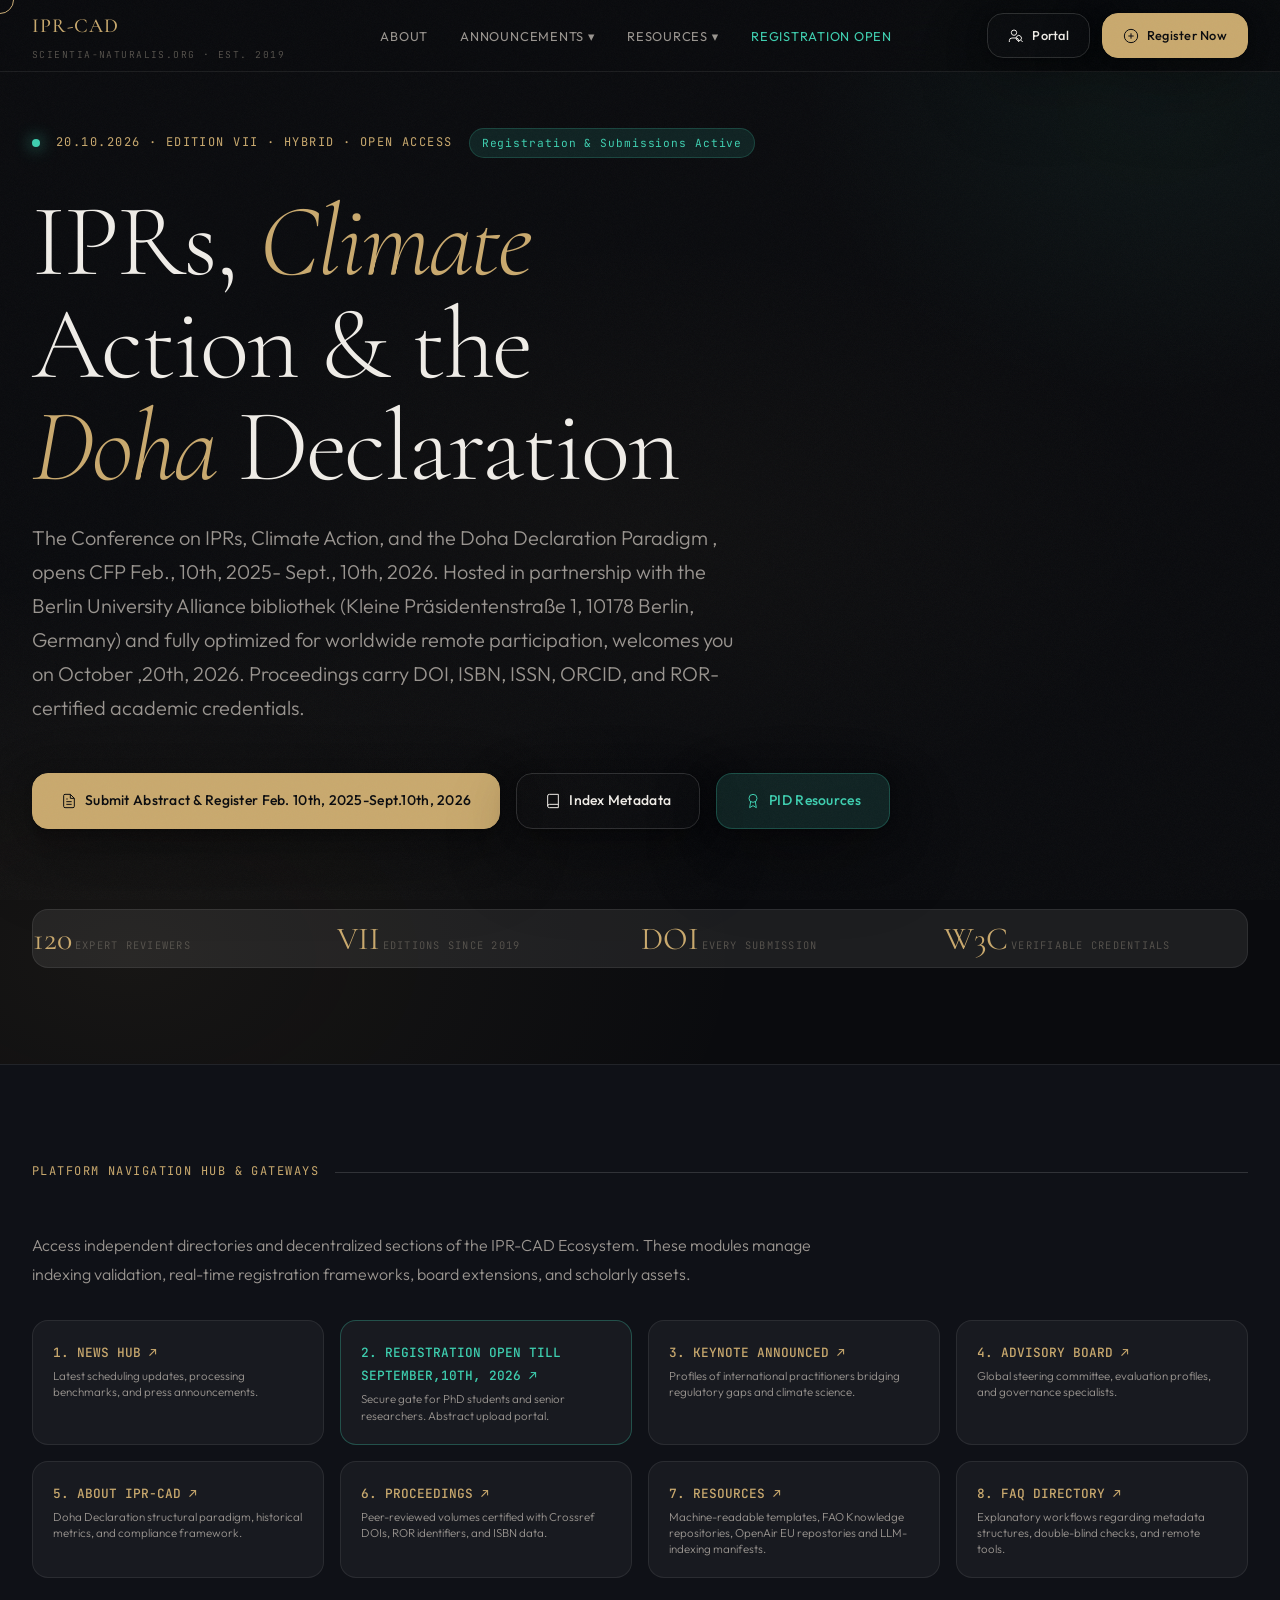
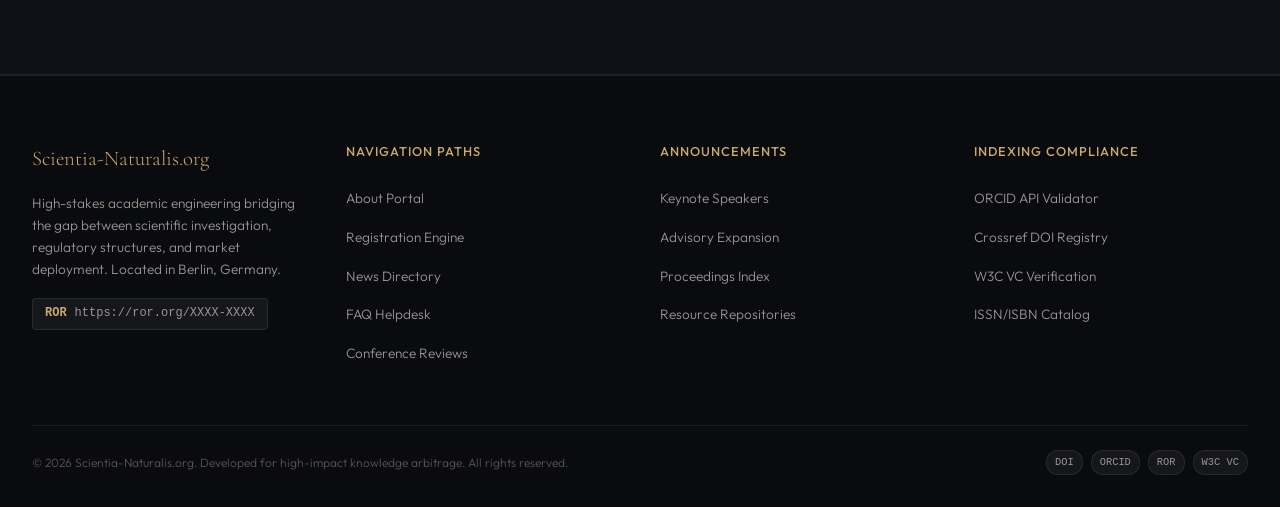
<file: index.html>
<!DOCTYPE html>
<html lang="en">
<head>
<meta charset="UTF-8">
<meta name="viewport" content="width=device-width, initial-scale=1.0">
<title>IPR-CAD — IPRs, Climate Action & Doha Declaration</title>
<meta name="description" content="IPR-CAD: International Scientific Conference on Intellectual Property Rights, Climate Action, and the Doha Declaration Paradigm. Hybrid, peer-reviewed, with DOI, ISBN, ISSN, ORCID, and ROR-certified proceedings. Open to PhD students, researchers, universities worldwide.">
<meta name="keywords" content="international scientific conference, fully remote conference, DOI, ISBN, ISSN, ORCID, ROR, proceedings book, abstract book, IPR, climate action, Doha Declaration, academic conference, PhD conference, peer-reviewed, verifiable credentials, W3C, PID ecosystem, Zotero, Figshare, double blind review, continuing professional development, CPD, academic career, tenure, promotion, Scientia-Naturalis">
<meta name="robots" content="index, follow">
<meta property="og:title" content="IPR-CAD International Scientific Conference">
<meta property="og:description" content="October, 20th, 2026 at Berlin University Alliance bibliothek, Kleine Präsidentenstraße 1,10178 Berlin, Germany or remote, DOI-certified, ORCID-verified academic conference on IPRs, Climate Action & Doha Declaration. ISBN/ISSN proceedings & abstracts book.">
<meta property="og:type" content="website">
<link rel="canonical" href="https://ipr-cad.scientia-naturalis.org">

<script type="application/ld+json">
{
  "@context": "https://schema.org",
  "@type": "Event",
  "name": "IPR-CAD ISC",
  "description": "IPRs, Climate Action, and the Doha Declaration Paradigm. You are all welcome on October, 20th, 2026, at Berlin University Alliance bibliothek, Kleine Präsidentenstraße 1,10178 Berlin, Germany or remote! Accepted Presentations with ORCID, DOI, ISBN, ISSN, ROR credentials.",
  "eventStatus": "https://schema.org/EventScheduled",
  "eventAttendanceMode": "https://schema.org/OnlineEventAttendanceMode",
  "organizer": {
    "@type": "Organization",
    "name": "Scientia-Naturalis.org",
    "url": "https://scientia-naturalis.org",
    "identifier": [
      {"@type": "PropertyValue", "name": "ROR", "value": "ROR:XXXX"},
      {"@type": "PropertyValue", "name": "PIC", "value": "PIC:XXXXXX"}
    ]
  },
  "keywords": "conference, hybrid, doi, isbn, issn, proceedings book, orcid, ROR, academic, peer-reviewed"
}
</script>

<link rel="preconnect" href="https://fonts.googleapis.com">
<link rel="preconnect" href="https://fonts.gstatic.com" crossorigin>
<link href="https://fonts.googleapis.com/css2?family=Cormorant+Garamond:ital,wght@0,300;0,400;0,500;0,600;1,300;1,400&family=JetBrains+Mono:wght@300;400;500&family=Outfit:wght@300;400;500;600&display=swap" rel="stylesheet">

<style>
  /* ===== CUSTOM PROPERTIES ===== */
  :root {
    --col-bg:        #0a0b0e;
    --col-surface:   #0f1117;
    --col-glass:     rgba(255,255,255,0.04);
    --col-glass-hov: rgba(255,255,255,0.07);
    --col-border:    rgba(255,255,255,0.08);
    --col-border-md: rgba(255,255,255,0.14);
    --col-gold:      #c9a96e;
    --col-gold-dim:  rgba(201,169,110,0.15);
    --col-gold-glow: rgba(201,169,110,0.06);
    --col-teal:      #3ecfb0;
    --col-teal-dim:  rgba(62,207,176,0.12);
    --col-text-1:    #f0ede8;
    --col-text-2:    #9a9590;
    --col-text-3:    #5a5650;
    --col-red:       #e05656;
    --radius-sm:     8px;
    --radius-md:     16px;
    --radius-lg:     24px;
    --radius-xl:     32px;
    --ease:          cubic-bezier(0.23, 1, 0.32, 1);
    --dur:           400ms;
    --font-serif:    'Cormorant Garamond', Georgia, serif;
    --font-mono:     'JetBrains Mono', monospace;
    --font-sans:     'Outfit', system-ui, sans-serif;
    --shadow-a:      0 1px 2px rgba(0,0,0,0.10);
    --shadow-b:      0 4px 8px rgba(0,0,0,0.12);
    --shadow-c:      0 8px 24px rgba(0,0,0,0.15);
    --shadow-d:      0 16px 48px rgba(0,0,0,0.18);
    --shadow-e:      0 32px 80px rgba(0,0,0,0.22);
    --shadow-full:   var(--shadow-a), var(--shadow-b), var(--shadow-c), var(--shadow-d), var(--shadow-e);
  }

  /* ===== RESET ===== */
  *, *::before, *::after { box-sizing: border-box; margin: 0; padding: 0; }
  html { scroll-behavior: smooth; }
  body {
    background: var(--col-bg);
    color: var(--col-text-1);
    font-family: var(--font-sans);
    font-weight: 300;
    line-height: 1.8;
    cursor: none;
    overflow-x: hidden;
  }
  a { color: inherit; text-decoration: none; }
  img { display: block; max-width: 100%; }

  /* ===== CUSTOM CURSOR ===== */
  #cursor {
    position: fixed;
    width: 28px; height: 28px;
    border: 1.5px solid var(--col-gold);
    border-radius: 50%;
    pointer-events: none;
    z-index: 9999;
    transform: translate(-50%, -50%);
    transition: width var(--dur) var(--ease),
                height var(--dur) var(--ease),
                border-color var(--dur) var(--ease),
                filter var(--dur) var(--ease),
                opacity var(--dur) var(--ease);
    mix-blend-mode: screen;
  }
  #cursor.hover {
    width: 56px; height: 56px;
    filter: blur(2px);
    border-color: var(--col-teal);
    opacity: 0.7;
  }

  /* ===== NOISE GRAIN OVERLAY ===== */
  #grain {
    position: fixed;
    inset: 0;
    pointer-events: none;
    z-index: 1000;
    opacity: 0.035;
    background-image: url("data:image/svg+xml,%3Csvg viewBox='0 0 512 512' xmlns='http://www.w3.org/2000/svg'%3E%3Cfilter id='n'%3E%3CfeTurbulence type='fractalNoise' baseFrequency='0.75' numOctaves='4' stitchTiles='stitch'/%3E%3C/filter%3E%3Crect width='100%25' height='100%25' filter='url(%23n)'/%3E%3C/svg%3E");
    background-size: 256px 256px;
    animation: grain 0.8s steps(4) infinite;
  }
  @keyframes grain {
    0%   { background-position: 0 0; }
    25%  { background-position: -64px 32px; }
    50%  { background-position: 32px -64px; }
    75%  { background-position: -32px 64px; }
    100% { background-position: 64px -32px; }
  }

  /* ===== TYPOGRAPHY ===== */
  .display-xl {
    font-family: var(--font-serif);
    font-size: clamp(2.8rem, 7vw, 6rem);
    font-weight: 300;
    line-height: 1.1;
    letter-spacing: -0.02em;
  }
  .display-lg {
    font-family: var(--font-serif);
    font-size: clamp(2rem, 4vw, 3.5rem);
    font-weight: 300;
    line-height: 1.15;
  }
  .display-md {
    font-family: var(--font-serif);
    font-size: clamp(1.4rem, 2.5vw, 2rem);
    font-weight: 400;
    line-height: 1.3;
  }
  .label-mono {
    font-family: var(--font-mono);
    font-size: clamp(0.65rem, 1.2vw, 0.75rem);
    font-weight: 400;
    letter-spacing: 0.12em;
    text-transform: uppercase;
    color: var(--col-gold);
  }
  .body-text {
    font-size: clamp(0.9rem, 1.5vw, 1rem);
    line-height: 1.8;
    color: var(--col-text-2);
    font-weight: 300;
  }

  /* ===== LAYOUT ===== */
  .container {
    max-width: 1280px;
    margin: 0 auto;
    padding: 0 32px;
  }
  section { padding: 96px 0; }
  .section-label {
    display: flex;
    align-items: center;
    gap: 16px;
    margin-bottom: 48px;
  }
  .section-label::after {
    content: '';
    flex: 1;
    height: 0.5px;
    background: var(--col-border-md);
  }

  /* ===== GLASS CARD ===== */
  .glass-card {
    background: var(--col-glass);
    border: 0.5px solid var(--col-border);
    border-radius: var(--radius-lg);
    backdrop-filter: blur(12px);
    transition: background var(--dur) var(--ease),
                border-color var(--dur) var(--ease),
                transform var(--dur) var(--ease),
                box-shadow var(--dur) var(--ease);
    box-shadow: var(--shadow-full);
  }
  .glass-card:hover {
    background: var(--col-glass-hov);
    border-color: var(--col-border-md);
    transform: translateY(-4px);
    box-shadow: var(--shadow-b), var(--shadow-c), var(--shadow-d), var(--shadow-e), 0 48px 96px rgba(0,0,0,0.28);
  }

  /* ===== BUTTONS ===== */
  .btn {
    display: inline-flex;
    align-items: center;
    gap: 8px;
    padding: 14px 28px;
    border-radius: var(--radius-md);
    font-family: var(--font-sans);
    font-size: 0.875rem;
    font-weight: 500;
    letter-spacing: 0.02em;
    transition: all var(--dur) var(--ease);
    box-shadow: var(--shadow-full);
    cursor: none;
  }
  .btn-primary {
    background: var(--col-gold);
    color: #0a0b0e;
    border: 0.5px solid var(--col-gold);
  }
  .btn-primary:hover {
    background: #d4b47e;
    transform: translateY(-2px);
    box-shadow: var(--shadow-c), var(--shadow-d), 0 0 32px rgba(201,169,110,0.25);
  }
  .btn-ghost {
    background: transparent;
    color: var(--col-text-1);
    border: 0.5px solid var(--col-border-md);
  }
  .btn-ghost:hover {
    background: var(--col-glass-hov);
    border-color: var(--col-gold);
    color: var(--col-gold);
    transform: translateY(-2px);
  }
  .btn-teal {
    background: var(--col-teal-dim);
    color: var(--col-teal);
    border: 0.5px solid rgba(62,207,176,0.25);
  }
  .btn-teal:hover {
    background: rgba(62,207,176,0.2);
    transform: translateY(-2px);
    box-shadow: 0 0 24px rgba(62,207,176,0.15);
  }

  /* ===== DROPDOWN STYLING ===== */
  .nav-links li { position: relative; }
  .dropdown-menu {
    position: absolute;
    top: 100%; left: 50%;
    transform: translateX(-50%) translateY(10px);
    background: rgba(15, 17, 23, 0.95);
    border: 0.5px solid var(--col-border-md);
    border-radius: var(--radius-sm);
    padding: 12px 0;
    min-width: 220px;
    list-style: none;
    opacity: 0;
    visibility: hidden;
    transition: all 0.3s var(--ease);
    box-shadow: var(--shadow-full);
  }
  .nav-links li:hover .dropdown-menu {
    opacity: 1;
    visibility: visible;
    transform: translateX(-50%) translateY(0);
  }
  .dropdown-menu a {
    display: block;
    padding: 8px 20px;
    font-size: 0.75rem !important;
    text-align: left;
    white-space: nowrap;
  }
  .dropdown-menu a:hover {
    background: var(--col-glass-hov);
    color: var(--col-gold) !important;
  }

  /* ===== QUICK NAVIGATION HUD ===== */
  .path-matrix {
    display: grid;
    grid-template-columns: 1fr; /* Mobile-first base stack */
    gap: 12px;
    margin-top: 32px;
  }
  @media (min-width: 576px) {
    .path-matrix { grid-template-columns: repeat(2, 1fr); gap: 16px; }
  }
  @media (min-width: 992px) {
    .path-matrix { grid-template-columns: repeat(4, 1fr); }
  }

  .path-btn {
    display: flex;
    flex-direction: column;
    align-items: flex-start;
    padding: 20px;
    background: var(--col-glass);
    border: 0.5px solid var(--col-border);
    border-radius: var(--radius-md);
    transition: all var(--dur) var(--ease);
  }
  .path-btn:hover {
    border-color: var(--col-gold);
    background: var(--col-gold-glow);
    transform: translateY(-2px);
  }
  .path-btn-title {
    font-family: var(--font-mono);
    font-size: 0.8rem;
    font-weight: 500;
    color: var(--col-gold);
    margin-bottom: 4px;
    text-transform: uppercase;
  }
  .path-btn-desc {
    font-size: 0.72rem;
    color: var(--col-text-2);
    line-height: 1.4;
  }

  /* ===== BADGE / PILL ===== */
  .badge {
    display: inline-flex;
    align-items: center;
    gap: 6px;
    padding: 4px 12px;
    border-radius: 99px;
    font-family: var(--font-mono);
    font-size: 0.7rem;
    letter-spacing: 0.08em;
    font-weight: 400;
  }
  .badge-gold { background: var(--col-gold-dim); color: var(--col-gold); border: 0.5px solid rgba(201,169,110,0.25); }
  .badge-teal { background: var(--col-teal-dim); color: var(--col-teal); border: 0.5px solid rgba(62,207,176,0.2); }
  .badge-red  { background: rgba(224,86,86,0.12); color: var(--col-red); border: 0.5px solid rgba(224,86,86,0.2); }
  .badge-dim  { background: rgba(255,255,255,0.05); color: var(--col-text-2); border: 0.5px solid var(--col-border); }

  /* ===== STAGGER ANIMATIONS ===== */
  .stagger-in {
    opacity: 0;
    transform: translateY(20px);
    transition: opacity var(--dur) var(--ease), transform var(--dur) var(--ease);
  }
  .stagger-in.visible { opacity: 1; transform: translateY(0); }

  /* ===== NAV ===== */
  nav {
    position: fixed;
    top: 0; left: 0; right: 0;
    z-index: 500;
    padding: 0 32px;
    display: flex;
    align-items: center;
    justify-content: space-between;
    height: 72px;
    background: rgba(10,11,14,0.85);
    backdrop-filter: blur(20px) saturate(180%);
    border-bottom: 0.5px solid var(--col-border);
  }
  .nav-logo {
    display: flex;
    flex-direction: column;
    gap: 2px;
  }
  .nav-logo-title {
    font-family: var(--font-serif);
    font-size: 1.25rem;
    font-weight: 500;
    letter-spacing: 0.05em;
    color: var(--col-gold);
  }
  .nav-logo-sub {
    font-family: var(--font-mono);
    font-size: 0.6rem;
    letter-spacing: 0.15em;
    color: var(--col-text-3);
    text-transform: uppercase;
  }
  .nav-links {
    display: flex;
    align-items: center;
    gap: 32px;
    list-style: none;
  }
  .nav-links a {
    font-size: 0.8rem;
    font-weight: 400;
    letter-spacing: 0.06em;
    color: var(--col-text-2);
    text-transform: uppercase;
    transition: color var(--dur) var(--ease);
  }
  .nav-links a:hover { color: var(--col-gold); }
  .nav-cta { display: flex; gap: 12px; }

  /* ===== HERO ===== */
  #hero {
    min-height: 100vh;
    display: flex;
    flex-direction: column;
    justify-content: flex-end;
    padding: 128px 32px 96px;
    position: relative;
    overflow: hidden;
    max-width: 1280px;
    margin: 0 auto;
  }
  .hero-bg {
    position: absolute;
    inset: 0;
    background:
      radial-gradient(ellipse 80% 60% at 10% 90%, rgba(201,169,110,0.07) 0%, transparent 60%),
      radial-gradient(ellipse 50% 50% at 90% 10%, rgba(62,207,176,0.05) 0%, transparent 55%),
      radial-gradient(ellipse 60% 40% at 50% 50%, rgba(201,169,110,0.03) 0%, transparent 70%);
    pointer-events: none;
  }
  .hero-eyebrow {
    display: flex;
    align-items: center;
    gap: 16px;
    margin-bottom: 32px;
  }
  .hero-dot {
    width: 8px; height: 8px;
    border-radius: 50%;
    background: var(--col-teal);
    box-shadow: 0 0 16px var(--col-teal);
    animation: pulse 2s ease-in-out infinite;
  }
  @keyframes pulse {
    0%, 100% { opacity: 1; transform: scale(1); }
    50% { opacity: 0.5; transform: scale(0.85); }
  }
  .hero-title {
    font-family: var(--font-serif);
    font-size: clamp(3rem, 8vw, 7rem);
    font-weight: 300;
    line-height: 1.0;
    letter-spacing: -0.02em;
    margin-bottom: 24px;
  }
  .hero-title em { font-style: italic; color: var(--col-gold); }
  .hero-subtitle {
    font-size: clamp(1rem, 2vw, 1.25rem);
    color: var(--col-text-2);
    font-weight: 300;
    max-width: 720px;
    line-height: 1.7;
    margin-bottom: 48px;
  }
  .hero-actions { display: flex; gap: 16px; flex-wrap: wrap; }
  
  .hero-stats {
    display: grid;
    grid-template-columns: repeat(2, 1fr); /* 2x2 mobile default */
    gap: 1px;
    border: 0.5px solid var(--col-border);
    border-radius: var(--radius-md);
    overflow: hidden;
    margin-top: 48px;
    background: var(--col-border);
  }
  @media (min-width: 768px) {
    .hero-stats { grid-template-columns: repeat(4, 1fr); margin-top: 80px; }
  }

  .hero-stat-val {
    font-family: var(--font-serif);
    font-size: clamp(1.4rem, 3vw, 2rem);
    font-weight: 400;
    color: var(--col-gold);
  }
  .hero-stat-label {
    font-family: var(--font-mono);
    font-size: 0.65rem;
    letter-spacing: 0.12em;
    text-transform: uppercase;
    color: var(--col-text-3);
  }

  /* ===== RESPONSIVE DIAGRAMS ===== */
  @media (max-width: 1024px) {
    .path-matrix { grid-template-columns: repeat(2, 1fr); }
    .hero-stats { grid-template-columns: repeat(2, 1fr); }
  }
  @media (max-width: 768px) {
    nav { padding: 0 16px; }
    .nav-links { display: none; }
    .path-matrix { grid-template-columns: 1fr; }
    body { cursor: auto; }
    #cursor { display: none; }
  }

  /* SVG icon helper */
  .icon {
    display: inline-flex;
    align-items: center;
    justify-content: center;
    width: 16px;
    height: 16px;
    flex-shrink: 0;
  }
</style>
</head>
<body>

<div id="cursor"></div>
<div id="grain"></div>

<nav>
  <div class="nav-logo">
    <span class="nav-logo-title">IPR-CAD</span>
    <span class="nav-logo-sub">Scientia-Naturalis.org · Est. 2019</span>
  </div>
  <ul class="nav-links">
    <li><a href="about.html">About</a></li>
    <li>
      <a href="#">Announcements ▾</a>
      <ul class="dropdown-menu">
        <li><a href="news.html">Latest News</a></li>
        <li><a href="keynote-announced.html">Keynote Speakers</a></li>
        <li><a href="advisory-board-expanded.html">Advisory Board</a></li>
      </ul>
    </li>
    <li>
      <a href="#">Resources ▾</a>
      <ul class="dropdown-menu">
        <li><a href="conference-proceedings.html">Conference Proceedings</a></li>
        <li><a href="conference-resources.html">Academic Resources</a></li>
        <li><a href="conference-reviews.html">Conference Reviews</a></li>
        <li><a href="faq.html">FAQ Cluster</a></li>
        
      </ul>
    </li>
    <li><a href="registration-open.html" style="color: var(--col-teal);">Registration Open</a></li>
  </ul>
  <div class="nav-cta">
    <a href="registration-open.html" class="btn btn-ghost" style="padding: 10px 20px; font-size: 0.8rem;">
      <svg class="icon" viewBox="0 0 24 24" fill="none" stroke="currentColor" stroke-width="1.5"><path d="M16 21v-2a4 4 0 0 0-4-4H6a4 4 0 0 0-4 4v2"/><circle cx="9" cy="7" r="4"/><path d="m22 21-3-3m0 0a4 4 0 1 0-5.657-5.657A4 4 0 0 0 19 18z"/></svg> Portal
    </a>
    <a href="registration-open.html" class="btn btn-primary" style="padding: 10px 20px; font-size: 0.8rem;">
      <svg class="icon" viewBox="0 0 24 24" fill="none" stroke="currentColor" stroke-width="1.5"><circle cx="12" cy="12" r="10"/><path d="M12 8v8M8 12h8"/></svg> Register Now
    </a>
  </div>
</nav>

<section style="padding: 0;">
  <div id="hero">
    <div class="hero-bg"></div>
    <div class="hero-eyebrow stagger-in">
      <div class="hero-dot"></div>
      <span class="label-mono">20.10.2026 · Edition VII · Hybrid · Open Access</span>
      <div class="badge badge-teal">Registration & Submissions Active</div>
    </div>
    <h1 class="hero-title stagger-in" style="transition-delay: 100ms;">
      IPRs, <em>Climate</em><br> Action &amp; the<br> <em>Doha</em> Declaration
    </h1>
    <p class="hero-subtitle stagger-in" style="transition-delay: 200ms;">
      The Conference on IPRs, Climate Action, and the Doha Declaration Paradigm , opens CFP Feb., 10th, 2025- Sept., 10th, 2026. Hosted in partnership with the Berlin University Alliance bibliothek (Kleine Präsidentenstraße 1, 10178 Berlin, Germany) and fully optimized for worldwide remote participation, welcomes you on October ,20th, 2026. Proceedings carry DOI, ISBN, ISSN, ORCID, and ROR-certified academic credentials.
    </p>
    <div class="hero-actions stagger-in" style="transition-delay: 300ms;">
      <a href="registration-open.html" class="btn btn-primary">
        <svg class="icon" viewBox="0 0 24 24" fill="none" stroke="currentColor" stroke-width="1.5"><path d="M14 2H6a2 2 0 0 0-2 2v16a2 2 0 0 0 2 2h12a2 2 0 0 0 2-2V8z"/><polyline points="14 2 14 8 20 8"/><line x1="16" y1="13" x2="8" y2="13"/><line x1="16" y1="17" x2="8" y2="17"/><polyline points="10 9 9 9 8 9"/></svg> Submit Abstract &amp; Register Feb. 10th, 2025-Sept.10th, 2026
      </a>
      <a href="conference-proceedings.html" class="btn btn-ghost">
        <svg class="icon" viewBox="0 0 24 24" fill="none" stroke="currentColor" stroke-width="1.5"><path d="M4 19.5A2.5 2.5 0 0 1 6.5 17H20"/><path d="M6.5 2H20v20H6.5A2.5 2.5 0 0 1 4 19.5v-15A2.5 2.5 0 0 1 6.5 2z"/></svg> Index Metadata
      </a>
      <a href="conference-resources.html" class="btn btn-teal">
        <svg class="icon" viewBox="0 0 24 24" fill="none" stroke="currentColor" stroke-width="1.5"><circle cx="12" cy="8" r="6"/><path d="M15.477 12.89 17 22l-5-3-5 3 1.523-9.11"/></svg> PID Resources
      </a>
    </div>

    <div class="hero-stats stagger-in" style="transition-delay: 400ms;">
      <div class="hero-stat">
        <span class="hero-stat-val">120</span>
        <span class="hero-stat-label">Expert Reviewers</span>
      </div>
      <div class="hero-stat">
        <span class="hero-stat-val">VII</span>
        <span class="hero-stat-label">Editions Since 2019</span>
      </div>
      <div class="hero-stat">
        <span class="hero-stat-val">DOI</span>
        <span class="hero-stat-label">Every Submission</span>
      </div>
      <div class="hero-stat">
        <span class="hero-stat-val">W3C</span>
        <span class="hero-stat-label">Verifiable Credentials</span>
      </div>
    </div>
  </div>
</section>

<section style="background: var(--col-surface); border-top: 0.5px solid var(--col-border); border-bottom: 0.5px solid var(--col-border);">
  <div class="container">
    <div class="section-label">
      <span class="label-mono">Platform Navigation Hub &amp; Gateways</span>
    </div>
    <p class="body-text" style="margin-bottom: 32px; max-width: 800px;">
      Access independent directories and decentralized sections of the IPR-CAD Ecosystem. These modules manage indexing validation, real-time registration frameworks, board extensions, and scholarly assets.
    </p>
    
    <div class="path-matrix">
      <a href="news.html" class="path-btn">
        <span class="path-btn-title">1. News Hub ↗</span>
        <span class="path-btn-desc">Latest scheduling updates, processing benchmarks, and press announcements.</span>
      </a>
      
      <a href="registration-open.html" class="path-btn" style="border-color: rgba(62,207,176,0.3);">
        <span class="path-btn-title" style="color: var(--col-teal);">2. Registration Open till September,10th, 2026 ↗</span>
        <span class="path-btn-desc">Secure gate for PhD students and senior researchers. Abstract upload portal.</span>
      </a>
      
      <a href="keynote-announced.html" class="path-btn">
        <span class="path-btn-title">3. Keynote Announced ↗</span>
        <span class="path-btn-desc">Profiles of international practitioners bridging regulatory gaps and climate science.</span>
      </a>
      
      <a href="advisory-board-expanded.html" class="path-btn">
        <span class="path-btn-title">4. Advisory Board ↗</span>
        <span class="path-btn-desc">Global steering committee, evaluation profiles, and governance specialists.</span>
      </a>
      
      <a href="about.html" class="path-btn">
        <span class="path-btn-title">5. About IPR-CAD ↗</span>
        <span class="path-btn-desc">Doha Declaration structural paradigm, historical metrics, and compliance framework.</span>
      </a>
      
      <a href="conference-proceedings.html" class="path-btn">
        <span class="path-btn-title">6. Proceedings ↗</span>
        <span class="path-btn-desc">Peer-reviewed volumes certified with Crossref DOIs, ROR identifiers, and ISBN data.</span>
      </a>
      
      <a href="conference-resources.html" class="path-btn">
        <span class="path-btn-title">7. Resources ↗</span>
        <span class="path-btn-desc">Machine-readable templates, FAO Knowledge repositories, OpenAir EU repostories and LLM-indexing manifests.</span>
      </a>
      
      <a href="faq.html" class="path-btn">
        <span class="path-btn-title">8. FAQ Directory ↗</span>
        <span class="path-btn-desc">Explanatory workflows regarding metadata structures, double-blind checks, and remote tools.</span>
      </a>
    </div>
  </div>
</section>

<!-- ===== FOOTER ===== -->
<footer style="background: #0a0b0e; border-top: 0.5px solid rgba(255, 255, 255, 0.08); padding: 64px 32px 32px; font-family: 'Outfit', sans-serif;">
  
  <!-- Grid Wrapper -->
  <div style="display: grid; grid-template-columns: repeat(auto-fit, minmax(220px, 1fr)); gap: 40px; max-width: 1280px; margin: 0 auto 48px;">
    
    <!-- Column 1 -->
    <div>
      <div style="font-family: 'Cormorant Garamond', Georgia, serif; font-size: 1.3rem; color: #c9a96e; margin-bottom: 16px;">Scientia-Naturalis.org</div>
      <p style="font-size: 0.85rem; color: #9a9590; line-height: 1.6; margin-bottom: 16px;">
        High-stakes academic engineering bridging the gap between scientific investigation, regulatory structures, and market deployment. Located in Berlin, Germany.
      </p>
      <div style="display: inline-flex; background: rgba(255,255,255,0.05); border: 0.5px solid rgba(255,255,255,0.08); padding: 4px 12px; border-radius: 4px; font-family: monospace; font-size: 0.75rem; color: #9a9590;">
        <span style="color: #c9a96e; margin-right: 8px; font-weight: bold;">ROR</span> https://ror.org/XXXX-XXXX
      </div>
    </div>

    <!-- Column 2 -->
    <div>
      <div style="font-size: 0.8rem; font-weight: 500; text-transform: uppercase; color: #c9a96e; margin-bottom: 20px; letter-spacing: 0.08em;">Navigation Paths</div>
      <ul style="list-style: none; padding: 0; margin: 0;">
        <li style="margin-bottom: 10px;"><a href="about.html" style="font-size: 0.85rem; color: #9a9590; text-decoration: none; transition: color 0.2s;">About Portal</a></li>
        <li style="margin-bottom: 10px;"><a href="registration-open.html" style="font-size: 0.85rem; color: #9a9590; text-decoration: none; transition: color 0.2s;">Registration Engine</a></li>
        <li style="margin-bottom: 10px;"><a href="news.html" style="font-size: 0.85rem; color: #9a9590; text-decoration: none; transition: color 0.2s;">News Directory</a></li>
        <li style="margin-bottom: 10px;"><a href="faq.html" style="font-size: 0.85rem; color: #9a9590; text-decoration: none; transition: color 0.2s;">FAQ Helpdesk</a></li>
        <li style="margin-bottom: 10px;"><a href="faq.html" style="font-size: 0.85rem; color: #9a9590; text-decoration: none; transition: color 0.2s;">Conference Reviews</a></li>
      </ul>
    </div>

    <!-- Column 3 -->
    <div>
      <div style="font-size: 0.8rem; font-weight: 500; text-transform: uppercase; color: #c9a96e; margin-bottom: 20px; letter-spacing: 0.08em;">Announcements</div>
      <ul style="list-style: none; padding: 0; margin: 0;">
        <li style="margin-bottom: 10px;"><a href="keynote-announced.html" style="font-size: 0.85rem; color: #9a9590; text-decoration: none; transition: color 0.2s;">Keynote Speakers</a></li>
        <li style="margin-bottom: 10px;"><a href="advisory-board-expanded.html" style="font-size: 0.85rem; color: #9a9590; text-decoration: none; transition: color 0.2s;">Advisory Expansion</a></li>
        <li style="margin-bottom: 10px;"><a href="conference-proceedings.html" style="font-size: 0.85rem; color: #9a9590; text-decoration: none; transition: color 0.2s;">Proceedings Index</a></li>
        <li style="margin-bottom: 10px;"><a href="conference-resources.html" style="font-size: 0.85rem; color: #9a9590; text-decoration: none; transition: color 0.2s;">Resource Repositories</a></li>
      </ul>
    </div>

    <!-- Column 4 -->
    <div>
      <div style="font-size: 0.8rem; font-weight: 500; text-transform: uppercase; color: #c9a96e; margin-bottom: 20px; letter-spacing: 0.08em;">Indexing Compliance</div>
      <ul style="list-style: none; padding: 0; margin: 0;">
        <li style="margin-bottom: 10px;"><a href="#" style="font-size: 0.85rem; color: #9a9590; text-decoration: none;">ORCID API Validator</a></li>
        <li style="margin-bottom: 10px;"><a href="#" style="font-size: 0.85rem; color: #9a9590; text-decoration: none;">Crossref DOI Registry</a></li>
        <li style="margin-bottom: 10px;"><a href="#" style="font-size: 0.85rem; color: #9a9590; text-decoration: none;">W3C VC Verification</a></li>
        <li style="margin-bottom: 10px;"><a href="#" style="font-size: 0.85rem; color: #9a9590; text-decoration: none;">ISSN/ISBN Catalog</a></li>
      </ul>
    </div>

  </div>

  <!-- Bottom Bar -->
  <div style="border-top: 0.5px solid rgba(255, 255, 255, 0.08); padding-top: 24px; max-width: 1280px; margin: 0 auto; display: flex; justify-content: space-between; align-items: center; flex-wrap: wrap; gap: 16px;">
    <span style="font-size: 0.75rem; color: #5a5650;">© 2026 Scientia-Naturalis.org. Developed for high-impact knowledge arbitrage. All rights reserved.</span>
    <div style="display: flex; gap: 8px;">
      <span style="background: rgba(255,255,255,0.05); color: #9a9590; border: 0.5px solid rgba(255,255,255,0.08); padding: 2px 8px; border-radius: 12px; font-size: 0.65rem; font-family: monospace;">DOI</span>
      <span style="background: rgba(255,255,255,0.05); color: #9a9590; border: 0.5px solid rgba(255,255,255,0.08); padding: 2px 8px; border-radius: 12px; font-size: 0.65rem; font-family: monospace;">ORCID</span>
      <span style="background: rgba(255,255,255,0.05); color: #9a9590; border: 0.5px solid rgba(255,255,255,0.08); padding: 2px 8px; border-radius: 12px; font-size: 0.65rem; font-family: monospace;">ROR</span>
      <span style="background: rgba(255,255,255,0.05); color: #9a9590; border: 0.5px solid rgba(255,255,255,0.08); padding: 2px 8px; border-radius: 12px; font-size: 0.65rem; font-family: monospace;">W3C VC</span>
    </div>
  </div>

</footer>
<script>
// ===== CURSOR =====
const cursor = document.getElementById('cursor');
document.addEventListener('mousemove', e => {
  cursor.style.left = e.clientX + 'px';
  cursor.style.top = e.clientY + 'px';
});
document.querySelectorAll('a, button, input, select, textarea, .path-btn').forEach(el => {
  el.addEventListener('mouseenter', () => cursor.classList.add('hover'));
  el.addEventListener('mouseleave', () => cursor.classList.remove('hover'));
});

// ===== STAGGER ANIMATION =====
const observer = new IntersectionObserver((entries) => {
  entries.forEach(entry => {
    if (entry.isIntersecting) {
      entry.target.classList.add('visible');
      observer.unobserve(entry.target);
    }
  });
}, { threshold: 0.1 });

document.querySelectorAll('.stagger-in').forEach((el, i) => {
  observer.observe(el);
});

// Trigger hero elements on load
setTimeout(() => {
  document.querySelectorAll('#hero .stagger-in').forEach(el => {
    el.classList.add('visible');
  });
}, 100);

// ===== NAV SCROLL STYLE =====
window.addEventListener('scroll', () => {
  const nav = document.querySelector('nav');
  if (window.scrollY > 40) {
    nav.style.borderBottomColor = 'rgba(255,255,255,0.12)';
  } else {
    nav.style.borderBottomColor = 'rgba(255,255,255,0.08)';
  }
});
</script>
</body>
</html>
</file>
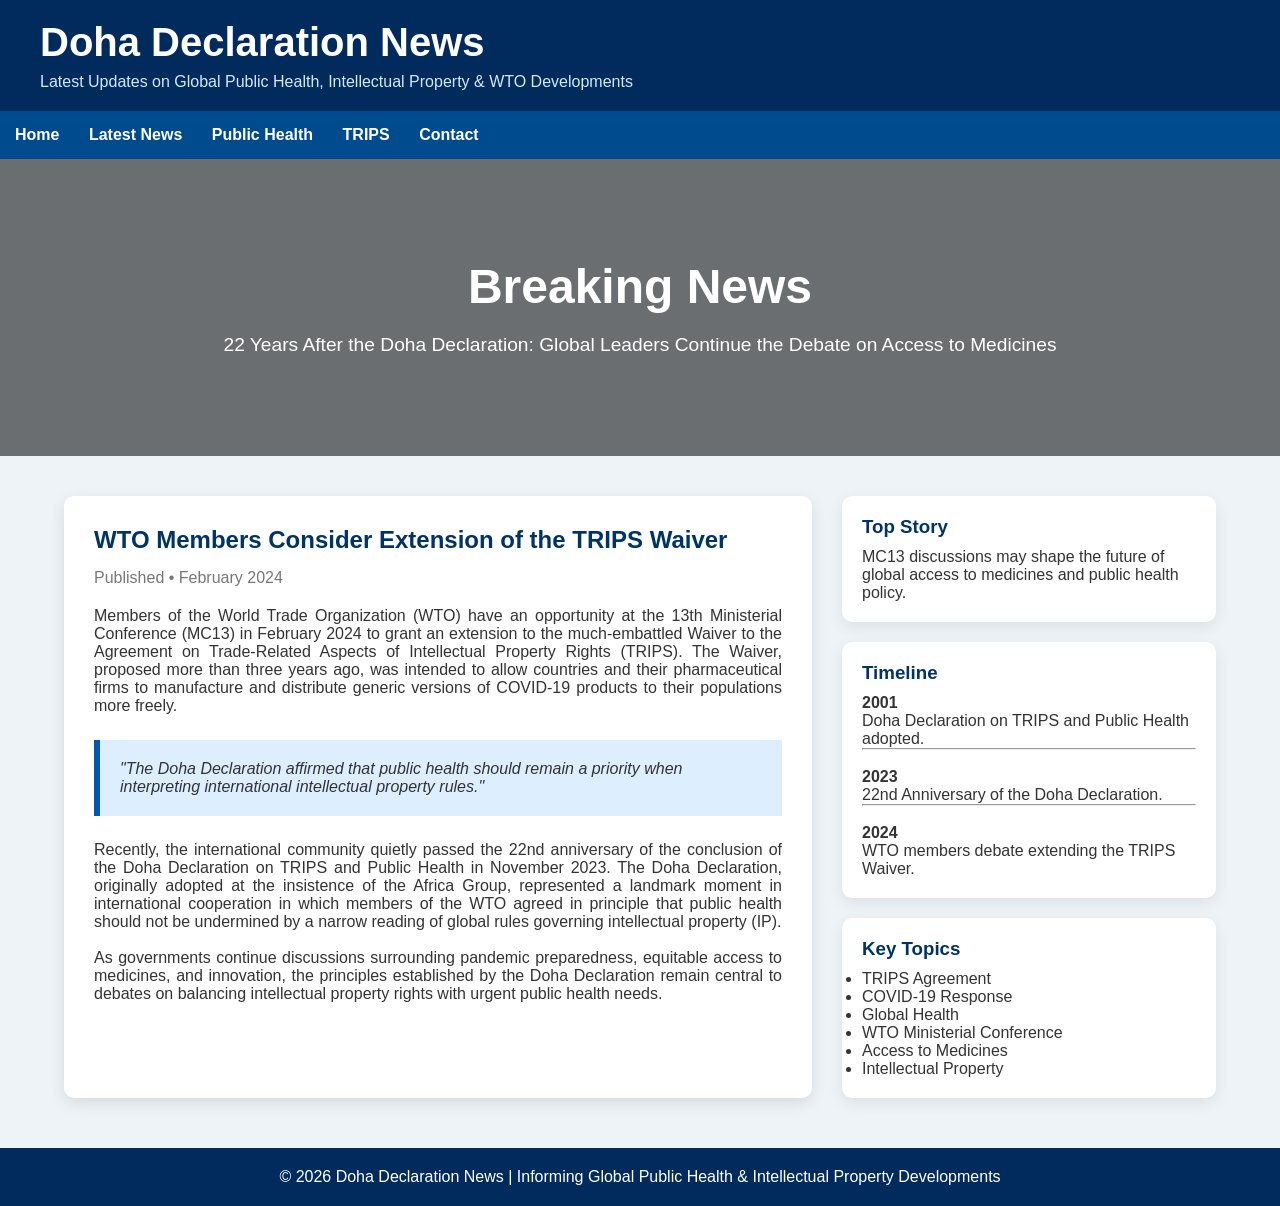
<file: news/index.html>
<!DOCTYPE html>
<html lang="en">
<head>
<meta charset="UTF-8">
<meta name="viewport" content="width=device-width, initial-scale=1.0">
<title>Doha Declaration News</title>

<style>
*{
    margin:0;
    padding:0;
    box-sizing:border-box;
    font-family:Arial, Helvetica, sans-serif;
}

body{
    background:#eef3f8;
    color:#333;
}

header{
    background:#002b5c;
    color:white;
    padding:20px 40px;
}

header h1{
    font-size:2.5rem;
}

header p{
    margin-top:8px;
    color:#d6e8ff;
}

nav{
    background:#004b8d;
    padding:15px;
}

nav a{
    color:white;
    text-decoration:none;
    margin-right:25px;
    font-weight:bold;
}

nav a:hover{
    color:#ffd166;
}

.hero{
    background:linear-gradient(rgba(0,0,0,.55),rgba(0,0,0,.55)),
    url("https://images.unsplash.com/photo-1520607162513-77705c0f0d4a?auto=format&fit=crop&w=1600&q=80");
    background-size:cover;
    background-position:center;
    color:white;
    text-align:center;
    padding:100px 20px;
}

.hero h2{
    font-size:3rem;
}

.hero p{
    margin-top:20px;
    font-size:1.2rem;
}

.container{
    width:90%;
    max-width:1200px;
    margin:40px auto;
}

.news-grid{
    display:grid;
    grid-template-columns:2fr 1fr;
    gap:30px;
}

.main-news{
    background:white;
    padding:30px;
    border-radius:10px;
    box-shadow:0 5px 15px rgba(0,0,0,.1);
}

.main-news h2{
    color:#003366;
    margin-bottom:15px;
}

.date{
    color:#777;
    margin-bottom:20px;
}

.main-news p{
    margin-bottom:18px;
    text-align:justify;
}

.sidebar{
    display:flex;
    flex-direction:column;
    gap:20px;
}

.card{
    background:white;
    padding:20px;
    border-radius:10px;
    box-shadow:0 5px 15px rgba(0,0,0,.08);
}

.card h3{
    color:#003366;
    margin-bottom:10px;
}

.quote{
    background:#dceeff;
    border-left:6px solid #0056b3;
    padding:20px;
    margin:25px 0;
    font-style:italic;
}

footer{
    background:#002b5c;
    color:white;
    text-align:center;
    padding:20px;
    margin-top:50px;
}

@media(max-width:900px){
.news-grid{
grid-template-columns:1fr;
}

.hero h2{
font-size:2.2rem;
}
}
</style>

</head>

<body>

<header>
<h1>Doha Declaration News</h1>
<p>Latest Updates on Global Public Health, Intellectual Property & WTO Developments</p>
</header>

<nav>
<a href="#">Home</a>
<a href="#">Latest News</a>
<a href="#">Public Health</a>
<a href="#">TRIPS</a>
<a href="#">Contact</a>
</nav>

<section class="hero">
<h2>Breaking News</h2>
<p>22 Years After the Doha Declaration: Global Leaders Continue the Debate on Access to Medicines</p>
</section>

<div class="container">

<div class="news-grid">

<div class="main-news">

<h2>WTO Members Consider Extension of the TRIPS Waiver</h2>

<div class="date">
Published • February 2024
</div>

<p>
Members of the World Trade Organization (WTO) have an opportunity at the
13th Ministerial Conference (MC13) in February 2024 to grant an extension
to the much-embattled Waiver to the Agreement on Trade-Related Aspects of
Intellectual Property Rights (TRIPS). The Waiver, proposed more than three
years ago, was intended to allow countries and their pharmaceutical firms
to manufacture and distribute generic versions of COVID-19 products to
their populations more freely.
</p>

<div class="quote">
"The Doha Declaration affirmed that public health should remain a priority
when interpreting international intellectual property rules."
</div>

<p>
Recently, the international community quietly passed the 22nd anniversary
of the conclusion of the Doha Declaration on TRIPS and Public Health in
November 2023. The Doha Declaration, originally adopted at the insistence
of the Africa Group, represented a landmark moment in international
cooperation in which members of the WTO agreed in principle that public
health should not be undermined by a narrow reading of global rules
governing intellectual property (IP).
</p>

<p>
As governments continue discussions surrounding pandemic preparedness,
equitable access to medicines, and innovation, the principles established
by the Doha Declaration remain central to debates on balancing intellectual
property rights with urgent public health needs.
</p>

</div>

<div class="sidebar">

<div class="card">
<h3>Top Story</h3>
<p>
MC13 discussions may shape the future of global access to medicines and
public health policy.
</p>
</div>

<div class="card">
<h3>Timeline</h3>
<p><strong>2001</strong><br>
Doha Declaration on TRIPS and Public Health adopted.</p>

<hr><br>

<p><strong>2023</strong><br>
22nd Anniversary of the Doha Declaration.</p>

<hr><br>

<p><strong>2024</strong><br>
WTO members debate extending the TRIPS Waiver.</p>
</div>

<div class="card">
<h3>Key Topics</h3>
<ul>
<li>TRIPS Agreement</li>
<li>COVID-19 Response</li>
<li>Global Health</li>
<li>WTO Ministerial Conference</li>
<li>Access to Medicines</li>
<li>Intellectual Property</li>
</ul>
</div>

</div>

</div>

</div>

<footer>
<p>© 2026 Doha Declaration News | Informing Global Public Health & Intellectual Property Developments</p>
</footer>

</body>
</html>
</file>
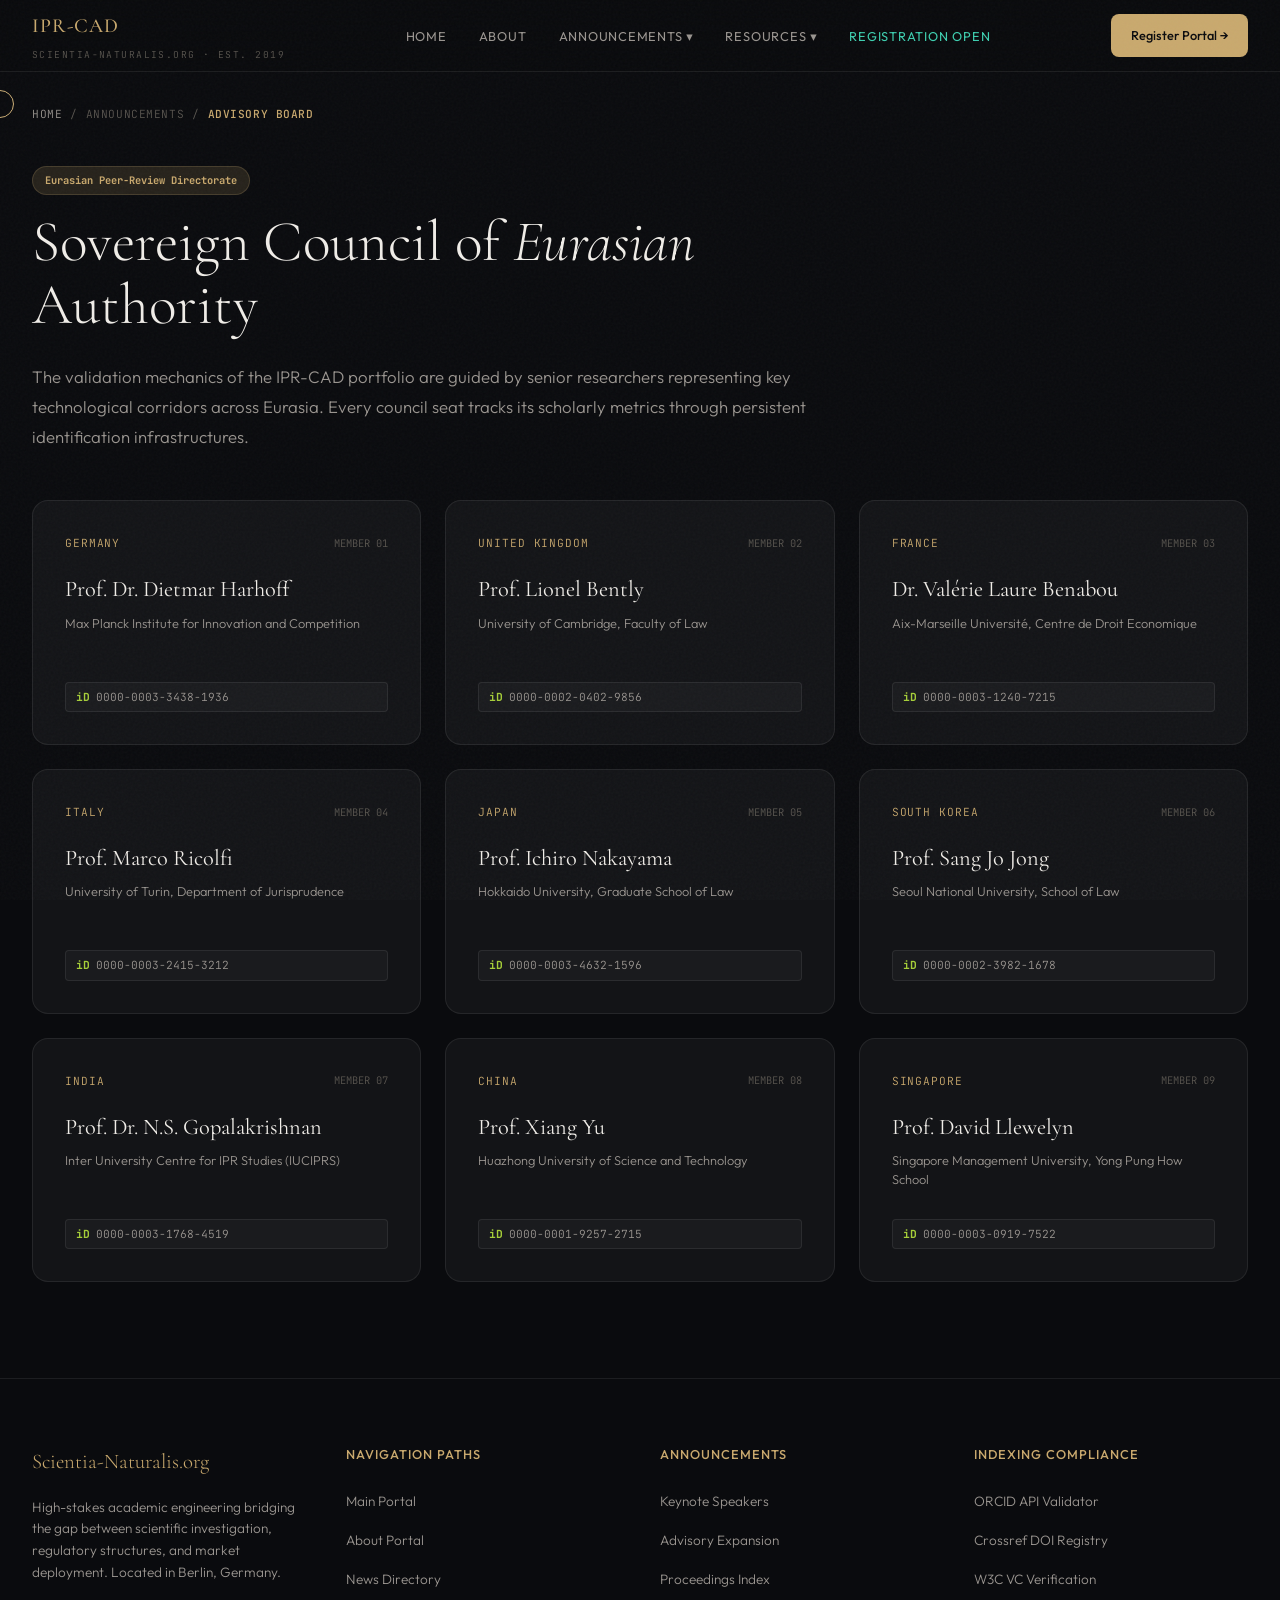
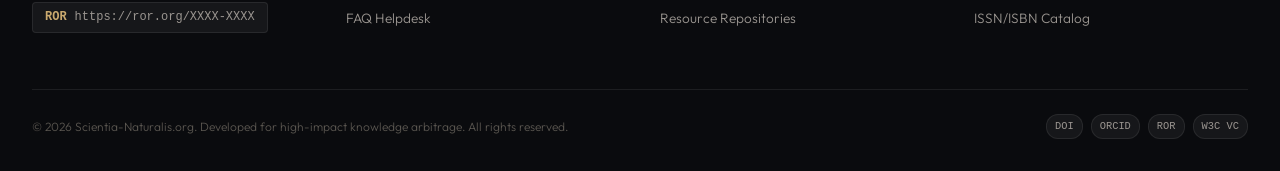
<file: advisory-board-expanded.html>
<!DOCTYPE html>
<html lang="en">
<head>
<meta charset="UTF-8">
<meta name="viewport" content="width=device-width, initial-scale=1.0">
<title>International Advisory Board | IPR-CAD International Scientific Conference</title>
<meta name="description" content="Official advisory roster for the VII IPR-CAD International Scientific Conference. Validated Eurasian academic leadership overseeing peer-review, Crossref DOI allocation, and technological deployment.">
<meta name="keywords" content="Advisory Board, Academic Council, Research Steering, Peer-Review Authority, ORCID Validated, Eurasian Research Networks, Scientia-Naturalis, Berlin, High-Impact Knowledge Arbitrage">
<meta name="robots" content="index, follow">
<meta property="og:title" content="International Advisory Board Council — IPR-CAD VII">
<meta property="og:description" content="Meet the sovereign academic leadership overseeing peer-review metrics and multi-track metadata deployment for IPR-CAD 2026.">
<meta property="og:type" content="website">
<link rel="canonical" href="https://ipr-cad.scientia-naturalis.org/advisory-board-expanded.html">

<!-- Autodiscovery Feeds & Site Manifests -->
<link rel="alternate" type="application/rss+xml" title="IPR-CAD Conference Updates RSS" href="rss.xml">
<link rel="sitemap" type="application/xml" title="Sitemap" href="sitemap.xml">

<!-- Structured Data for Advisory Council -->
<script type="application/ld+json">
{
  "@context": "https://schema.org",
  "@type": "WebPage",
  "@id": "https://ipr-cad.scientia-naturalis.org/advisory-board-expanded.html#webpage",
  "url": "https://ipr-cad.scientia-naturalis.org/advisory-board-expanded.html",
  "name": "International Advisory Board - IPR-CAD VII",
  "description": "The sovereign scholarly council directing the scientific standards and peer-review integrity of the IPR-CAD international network.",
  "breadcrumb": {
    "@type": "BreadcrumbList",
    "itemListElement": [{
      "@type": "ListItem",
      "position": 1,
      "name": "Home",
      "item": "https://ipr-cad.scientia-naturalis.org"
    },{
      "@type": "ListItem",
      "position": 2,
      "name": "Advisory Board",
      "item": "https://ipr-cad.scientia-naturalis.org/advisory-board-expanded.html"
    }]
  }
}
</script>

<link rel="preconnect" href="https://fonts.googleapis.com">
<link rel="preconnect" href="https://fonts.gstatic.com" crossorigin>
<link href="https://fonts.googleapis.com/css2?family=Cormorant+Garamond:ital,wght@0,300;0,400;0,500;0,600;1,300;1,400&family=JetBrains+Mono:wght@300;400;500&family=Outfit:wght@300;400;500;600&display=swap" rel="stylesheet">

<style>
  /* ===== SHARED DESIGN SYSTEM CONSTANTS ===== */
  :root {
    --col-bg:        #0a0b0e;
    --col-surface:   #0f1117;
    --col-glass:     rgba(255,255,255,0.04);
    --col-glass-hov: rgba(255,255,255,0.07);
    --col-border:    rgba(255,255,255,0.08);
    --col-border-md: rgba(255,255,255,0.14);
    --col-gold:      #c9a96e;
    --col-gold-dim:  rgba(201,169,110,0.15);
    --col-teal:      #3ecfb0;
    --col-teal-dim:  rgba(62,207,176,0.12);
    --col-text-1:    #f0ede8;
    --col-text-2:    #9a9590;
    --col-text-3:    #5a5650;
    --radius-sm:     8px;
    --radius-md:     16px;
    --radius-lg:     24px;
    --ease:          cubic-bezier(0.23, 1, 0.32, 1);
    --dur:           400ms;
    --font-serif:    'Cormorant Garamond', Georgia, serif;
    --font-mono:     'JetBrains Mono', monospace;
    --font-sans:     'Outfit', system-ui, sans-serif;
    --shadow-full:   0 1px 2px rgba(0,0,0,0.1), 0 4px 8px rgba(0,0,0,0.12), 0 16px 48px rgba(0,0,0,0.18);
  }

  /* ===== BASE SYSTEM WRAPPERS ===== */
  *, *::before, *::after { box-sizing: border-box; margin: 0; padding: 0; }
  html { scroll-behavior: smooth; }
  body {
    background: var(--col-bg);
    color: var(--col-text-1);
    font-family: var(--font-sans);
    font-weight: 300;
    line-height: 1.8;
    cursor: none;
    overflow-x: hidden;
  }
  a { color: inherit; text-decoration: none; }

  /* Custom Interactive Cursor Elements */
  #cursor {
    position: fixed; width: 28px; height: 28px; border: 1.5px solid var(--col-gold);
    border-radius: 50%; pointer-events: none; z-index: 9999; transform: translate(-50%, -50%);
    mix-blend-mode: screen; transition: width var(--dur) var(--ease), height var(--dur) var(--ease), border-color var(--dur) var(--ease);
  }
  #cursor.hover { width: 56px; height: 56px; border-color: var(--col-teal); opacity: 0.7; }
  
  #grain {
    position: fixed; inset: 0; pointer-events: none; z-index: 1000; opacity: 0.035;
    background-image: url("data:image/svg+xml,%3Csvg viewBox='0 0 512 512' xmlns='http://www.w3.org/2000/svg'%3E%3Cfilter id='n'%3E%3CfeTurbulence type='fractalNoise' baseFrequency='0.75' numOctaves='4' /%3E%3C/filter%3E%3Crect width='100%25' height='100%25' filter='url(%23n)'/%3E%3C/svg%3E");
  }

  /* ===== NAVIGATION & BREADCRUMBS ===== */
  .container { max-width: 1280px; margin: 0 auto; padding: 0 32px; }
  
  nav { position: fixed; top: 0; left: 0; right: 0; z-index: 500; padding: 0 32px; display: flex; align-items: center; justify-content: space-between; height: 72px; background: rgba(10,11,14,0.85); backdrop-filter: blur(20px); border-bottom: 0.5px solid var(--col-border); }
  .nav-logo { display: flex; flex-direction: column; gap: 2px; }
  .nav-logo-title { font-family: var(--font-serif); font-size: 1.25rem; font-weight: 500; letter-spacing: 0.05em; color: var(--col-gold); }
  .nav-logo-sub { font-family: var(--font-mono); font-size: 0.6rem; letter-spacing: 0.15em; color: var(--col-text-3); text-transform: uppercase; }
  .nav-links { display: flex; align-items: center; gap: 32px; list-style: none; }
  .nav-links a { font-size: 0.8rem; font-weight: 400; letter-spacing: 0.06em; color: var(--col-text-2); text-transform: uppercase; transition: color var(--dur) var(--ease); }
  .nav-links a:hover { color: var(--col-gold); }
  .nav-links li { position: relative; }
  .dropdown-menu { position: absolute; top: 100%; left: 50%; transform: translateX(-50%) translateY(10px); background: #0f1117; border: 0.5px solid var(--col-border-md); border-radius: var(--radius-sm); padding: 12px 0; min-width: 220px; list-style: none; opacity: 0; visibility: hidden; transition: all 0.3s var(--ease); box-shadow: var(--shadow-full); }
  .nav-links li:hover .dropdown-menu { opacity: 1; visibility: visible; transform: translateX(-50%) translateY(0); }
  .dropdown-menu a { display: block; padding: 8px 20px; font-size: 0.75rem; text-align: left; }
  .dropdown-menu a:hover { background: var(--col-glass-hov); color: var(--col-gold); }

  .breadcrumbs { display: flex; align-items: center; gap: 8px; list-style: none; margin-top: 104px; padding: 0 32px; }
  .breadcrumbs li { font-family: var(--font-mono); font-size: 0.7rem; text-transform: uppercase; letter-spacing: 0.05em; color: var(--col-text-3); }
  .breadcrumbs a { color: var(--col-text-2); transition: color 0.2s; }
  .breadcrumbs a:hover { color: var(--col-gold); }
  .breadcrumbs li::after { content: '/'; margin-left: 8px; color: var(--col-text-3); }
  .breadcrumbs li:last-child::after { content: ''; }
  .breadcrumbs li:last-child { color: var(--col-gold); font-weight: 500; }

  /* ===== ROSTER GRID ARCHITECTURE ===== */
  .board-grid { display: grid; grid-template-columns: repeat(3, 1fr); gap: 24px; margin-top: 48px; margin-bottom: 96px; }
  .board-card { background: var(--col-glass); border: 0.5px solid var(--col-border); border-radius: var(--radius-md); padding: 32px; transition: all var(--dur) var(--ease); display: flex; flex-direction: column; justify-content: space-between; }
  .board-card:hover { background: var(--col-glass-hov); border-color: var(--col-gold); transform: translateY(-3px); box-shadow: var(--shadow-full); }
  
  .meta-container { display: flex; align-items: center; justify-content: space-between; margin-bottom: 16px; }
  .country-tag { font-family: var(--font-mono); font-size: 0.7rem; color: var(--col-gold); letter-spacing: 0.08em; text-transform: uppercase; }
  .orcid-badge { display: inline-flex; align-items: center; gap: 6px; font-family: var(--font-mono); font-size: 0.7rem; color: var(--col-text-2); background: rgba(255,255,255,0.03); border: 0.5px solid var(--col-border); padding: 4px 10px; border-radius: 4px; transition: color 0.2s; }
  .orcid-badge:hover { color: var(--col-teal); border-color: rgba(62,207,176,0.3); }
  .orcid-icon { color: #a6ce39; font-weight: bold; }
  
  .badge { display: inline-flex; align-items: center; padding: 4px 12px; border-radius: 99px; font-family: var(--font-mono); font-size: 0.65rem; font-weight: bold; border: 0.5px solid rgba(201,169,110,0.2); background: var(--col-gold-dim); color: var(--col-gold); }

  @media (max-width: 1024px) { .board-grid { grid-template-columns: repeat(2, 1fr); } }
  @media (max-width: 768px) { .board-grid { grid-template-columns: 1fr; } .breadcrumbs { margin-top: 96px; } .nav-links { display: none; } }
</style>
</head>
<body>

<div id="cursor"></div>
<div id="grain"></div>

<!-- ===== GLOBAL STICKY NAVIGATION BAR ===== -->
<nav>
  <div class="nav-logo">
    <span class="nav-logo-title" style="cursor:pointer;" onclick="window.location.href='index.html'">IPR-CAD</span>
    <span class="nav-logo-sub">Scientia-Naturalis.org · Est. 2019</span>
  </div>
  <ul class="nav-links">
    <li><a href="index.html">Home</a></li>
    <li><a href="about.html">About</a></li>
    <li>
      <a href="#">Announcements ▾</a>
      <ul class="dropdown-menu">
        <li><a href="news.html">Latest News</a></li>
        <li><a href="keynote-announced.html">Keynote Speakers</a></li>
        <li><a href="advisory-board-expanded.html" style="color: var(--col-gold); ">Advisory Board</a></li>
      </ul>
    </li>
    <li>
      <a href="#">Resources ▾</a>
      <ul class="dropdown-menu">
        <li><a href="conference-proceedings.html">Conference Proceedings</a></li>
        <li><a href="conference-resources.html">Academic Resources</a></li>
        <li><a href="faq.html">FAQ Cluster</a></li>
      </ul>
    </li>
    <li><a href="registration-open.html" style="color: var(--col-teal);">Registration Open</a></li>
  </ul>
  <div>
    <a href="registration-open.html" class="btn-primary" style="padding: 10px 20px; font-size: 0.8rem; border-radius:8px; font-weight:500; background: var(--col-gold); color: #0a0b0e; display: inline-block;">Register Portal →</a>
  </div>
</nav>

<!-- ===== BREADCRUMBS ===== -->
<ul class="breadcrumbs container">
  <li><a href="index.html">Home</a></li>
  <li>Announcements</li>
  <li>Advisory Board</li>
</ul>

<!-- ===== ADVISORY BOARD ROSTER CONTEXT ===== -->
<main class="container">
  <div style="margin-top: 40px; max-width: 850px;">
    <div style="margin-bottom: 16px;"><span class="badge">Eurasian Peer-Review Directorate</span></div>
    <h1 style="font-family: var(--font-serif); font-size: clamp(2.3rem, 4.5vw, 4.2rem); font-weight: 300; line-height: 1.1; margin-bottom: 24px;">
      Sovereign Council of <em>Eurasian</em> Authority
    </h1>
    <p style="color: var(--col-text-2); font-size: 1.05rem; font-weight: 300;">
      The validation mechanics of the IPR-CAD portfolio are guided by senior researchers representing key technological corridors across Eurasia. Every council seat tracks its scholarly metrics through persistent identification infrastructures.
    </p>
  </div>

  <!-- Board Grid Infrastructure -->
  <div class="board-grid">
    
    <!-- Germany -->
    <div class="board-card">
      <div>
        <div class="meta-container">
          <span class="country-tag">Germany</span>
          <span style="font-family: var(--font-mono); font-size: 0.65rem; color: var(--col-text-3);">MEMBER 01</span>
        </div>
        <h3 style="font-family: var(--font-serif); font-size: 1.4rem; font-weight: 400; color: var(--col-text-1); margin-bottom: 4px;">Prof. Dr. Dietmar Harhoff</h3>
        <p style="font-size: 0.8rem; color: var(--col-text-2); min-height: 48px; line-height: 1.5; margin-bottom: 20px;">Max Planck Institute for Innovation and Competition</p>
      </div>
      <a href="https://orcid.org/0000-0003-3438-1936" target="_blank" class="orcid-badge">
        <span class="orcid-icon">iD</span> 0000-0003-3438-1936
      </a>
    </div>

    <!-- United Kingdom -->
    <div class="board-card">
      <div>
        <div class="meta-container">
          <span class="country-tag">United Kingdom</span>
          <span style="font-family: var(--font-mono); font-size: 0.65rem; color: var(--col-text-3);">MEMBER 02</span>
        </div>
        <h3 style="font-family: var(--font-serif); font-size: 1.4rem; font-weight: 400; color: var(--col-text-1); margin-bottom: 4px;">Prof. Lionel Bently</h3>
        <p style="font-size: 0.8rem; color: var(--col-text-2); min-height: 48px; line-height: 1.5; margin-bottom: 20px;">University of Cambridge, Faculty of Law</p>
      </div>
      <a href="https://orcid.org/0000-0002-0402-9856" target="_blank" class="orcid-badge">
        <span class="orcid-icon">iD</span> 0000-0002-0402-9856
      </a>
    </div>

    <!-- France -->
    <div class="board-card">
      <div>
        <div class="meta-container">
          <span class="country-tag">France</span>
          <span style="font-family: var(--font-mono); font-size: 0.65rem; color: var(--col-text-3);">MEMBER 03</span>
        </div>
        <h3 style="font-family: var(--font-serif); font-size: 1.4rem; font-weight: 400; color: var(--col-text-1); margin-bottom: 4px;">Dr. Valérie Laure Benabou</h3>
        <p style="font-size: 0.8rem; color: var(--col-text-2); min-height: 48px; line-height: 1.5; margin-bottom: 20px;">Aix-Marseille Université, Centre de Droit Economique</p>
      </div>
      <a href="https://orcid.org/0000-0003-1240-7215" target="_blank" class="orcid-badge">
        <span class="orcid-icon">iD</span> 0000-0003-1240-7215
      </a>
    </div>

    <!-- Italy -->
    <div class="board-card">
      <div>
        <div class="meta-container">
          <span class="country-tag">Italy</span>
          <span style="font-family: var(--font-mono); font-size: 0.65rem; color: var(--col-text-3);">MEMBER 04</span>
        </div>
        <h3 style="font-family: var(--font-serif); font-size: 1.4rem; font-weight: 400; color: var(--col-text-1); margin-bottom: 4px;">Prof. Marco Ricolfi</h3>
        <p style="font-size: 0.8rem; color: var(--col-text-2); min-height: 48px; line-height: 1.5; margin-bottom: 20px;">University of Turin, Department of Jurisprudence</p>
      </div>
      <a href="https://orcid.org/0000-0003-2415-3212" target="_blank" class="orcid-badge">
        <span class="orcid-icon">iD</span> 0000-0003-2415-3212
      </a>
    </div>

    <!-- Japan -->
    <div class="board-card">
      <div>
        <div class="meta-container">
          <span class="country-tag">Japan</span>
          <span style="font-family: var(--font-mono); font-size: 0.65rem; color: var(--col-text-3);">MEMBER 05</span>
        </div>
        <h3 style="font-family: var(--font-serif); font-size: 1.4rem; font-weight: 400; color: var(--col-text-1); margin-bottom: 4px;">Prof. Ichiro Nakayama</h3>
        <p style="font-size: 0.8rem; color: var(--col-text-2); min-height: 48px; line-height: 1.5; margin-bottom: 20px;">Hokkaido University, Graduate School of Law</p>
      </div>
      <a href="https://orcid.org/0000-0003-4632-1596" target="_blank" class="orcid-badge">
        <span class="orcid-icon">iD</span> 0000-0003-4632-1596
      </a>
    </div>

    <!-- South Korea -->
    <div class="board-card">
      <div>
        <div class="meta-container">
          <span class="country-tag">South Korea</span>
          <span style="font-family: var(--font-mono); font-size: 0.65rem; color: var(--col-text-3);">MEMBER 06</span>
        </div>
        <h3 style="font-family: var(--font-serif); font-size: 1.4rem; font-weight: 400; color: var(--col-text-1); margin-bottom: 4px;">Prof. Sang Jo Jong</h3>
        <p style="font-size: 0.8rem; color: var(--col-text-2); min-height: 48px; line-height: 1.5; margin-bottom: 20px;">Seoul National University, School of Law</p>
      </div>
      <a href="https://orcid.org/0000-0002-3982-1678" target="_blank" class="orcid-badge">
        <span class="orcid-icon">iD</span> 0000-0002-3982-1678
      </a>
    </div>

    <!-- India -->
    <div class="board-card">
      <div>
        <div class="meta-container">
          <span class="country-tag">India</span>
          <span style="font-family: var(--font-mono); font-size: 0.65rem; color: var(--col-text-3);">MEMBER 07</span>
        </div>
        <h3 style="font-family: var(--font-serif); font-size: 1.4rem; font-weight: 400; color: var(--col-text-1); margin-bottom: 4px;">Prof. Dr. N.S. Gopalakrishnan</h3>
        <p style="font-size: 0.8rem; color: var(--col-text-2); min-height: 48px; line-height: 1.5; margin-bottom: 20px;">Inter University Centre for IPR Studies (IUCIPRS)</p>
      </div>
      <a href="https://orcid.org/0000-0003-1768-4519" target="_blank" class="orcid-badge">
        <span class="orcid-icon">iD</span> 0000-0003-1768-4519
      </a>
    </div>

    <!-- China -->
    <div class="board-card">
      <div>
        <div class="meta-container">
          <span class="country-tag">China</span>
          <span style="font-family: var(--font-mono); font-size: 0.65rem; color: var(--col-text-3);">MEMBER 08</span>
        </div>
        <h3 style="font-family: var(--font-serif); font-size: 1.4rem; font-weight: 400; color: var(--col-text-1); margin-bottom: 4px;">Prof. Xiang Yu</h3>
        <p style="font-size: 0.8rem; color: var(--col-text-2); min-height: 48px; line-height: 1.5; margin-bottom: 20px;">Huazhong University of Science and Technology</p>
      </div>
      <a href="https://orcid.org/0000-0001-9257-2715" target="_blank" class="orcid-badge">
        <span class="orcid-icon">iD</span> 0000-0001-9257-2715
      </a>
    </div>

    <!-- Singapore -->
    <div class="board-card">
      <div>
        <div class="meta-container">
          <span class="country-tag">Singapore</span>
          <span style="font-family: var(--font-mono); font-size: 0.65rem; color: var(--col-text-3);">MEMBER 09</span>
        </div>
        <h3 style="font-family: var(--font-serif); font-size: 1.4rem; font-weight: 400; color: var(--col-text-1); margin-bottom: 4px;">Prof. David Llewelyn</h3>
        <p style="font-size: 0.8rem; color: var(--col-text-2); min-height: 48px; line-height: 1.5; margin-bottom: 20px;">Singapore Management University, Yong Pung How School</p>
      </div>
      <a href="https://orcid.org/0000-0003-0919-7522" target="_blank" class="orcid-badge">
        <span class="orcid-icon">iD</span> 0000-0003-0919-7522
      </a>
    </div>

  </div>
</main>

<!-- ===== COMPLIANT ACCREDITED FOOTER GRID ===== -->
<footer style="background: #0a0b0e; border-top: 0.5px solid rgba(255, 255, 255, 0.08); padding: 64px 32px 32px; font-family: 'Outfit', sans-serif;">
  <div style="display: grid; grid-template-columns: repeat(auto-fit, minmax(220px, 1fr)); gap: 40px; max-width: 1280px; margin: 0 auto 48px;">
    <div>
      <div style="font-family: 'Cormorant Garamond', Georgia, serif; font-size: 1.3rem; color: #c9a96e; margin-bottom: 16px;">Scientia-Naturalis.org</div>
      <p style="font-size: 0.85rem; color: #9a9590; line-height: 1.6; margin-bottom: 16px;">High-stakes academic engineering bridging the gap between scientific investigation, regulatory structures, and market deployment. Located in Berlin, Germany.</p>
      <div style="display: inline-flex; background: rgba(255,255,255,0.05); border: 0.5px solid rgba(255,255,255,0.08); padding: 4px 12px; border-radius: 4px; font-family: monospace; font-size: 0.75rem; color: #9a9590;">
        <span style="color: #c9a96e; margin-right: 8px; font-weight: bold;">ROR</span> https://ror.org/XXXX-XXXX
      </div>
    </div>
    <div>
      <div style="font-size: 0.8rem; font-weight: 500; text-transform: uppercase; color: #c9a96e; margin-bottom: 20px; letter-spacing: 0.08em;">Navigation Paths</div>
      <ul style="list-style: none; padding: 0; margin: 0;">
        <li style="margin-bottom: 10px;"><a href="index.html" style="font-size: 0.85rem; color: #9a9590;">Main Portal</a></li>
        <li style="margin-bottom: 10px;"><a href="about.html" style="font-size: 0.85rem; color: #9a9590;">About Portal</a></li>
        <li style="margin-bottom: 10px;"><a href="news.html" style="font-size: 0.85rem; color: #9a9590;">News Directory</a></li>
        <li style="margin-bottom: 10px;"><a href="faq.html" style="font-size: 0.85rem; color: #9a9590;">FAQ Helpdesk</a></li>
      </ul>
    </div>
    <div>
      <div style="font-size: 0.8rem; font-weight: 500; text-transform: uppercase; color: #c9a96e; margin-bottom: 20px; letter-spacing: 0.08em;">Announcements</div>
      <ul style="list-style: none; padding: 0; margin: 0;">
        <li style="margin-bottom: 10px;"><a href="keynote-announced.html" style="font-size: 0.85rem; color: #9a9590;">Keynote Speakers</a></li>
        <li style="margin-bottom: 10px;"><a href="advisory-board-expanded.html" style="font-size: 0.85rem; color: #9a9590;">Advisory Expansion</a></li>
        <li style="margin-bottom: 10px;"><a href="conference-proceedings.html" style="font-size: 0.85rem; color: #9a9590;">Proceedings Index</a></li>
        <li style="margin-bottom: 10px;"><a href="conference-resources.html" style="font-size: 0.85rem; color: #9a9590;">Resource Repositories</a></li>
      </ul>
    </div>
    <div>
      <div style="font-size: 0.8rem; font-weight: 500; text-transform: uppercase; color: #c9a96e; margin-bottom: 20px; letter-spacing: 0.08em;">Indexing Compliance</div>
      <ul style="list-style: none; padding: 0; margin: 0;">
        <li style="margin-bottom: 10px;"><a href="#" style="font-size: 0.85rem; color: #9a9590;">ORCID API Validator</a></li>
        <li style="margin-bottom: 10px;"><a href="#" style="font-size: 0.85rem; color: #9a9590;">Crossref DOI Registry</a></li>
        <li style="margin-bottom: 10px;"><a href="#" style="font-size: 0.85rem; color: #9a9590;">W3C VC Verification</a></li>
        <li style="margin-bottom: 10px;"><a href="#" style="font-size: 0.85rem; color: #9a9590;">ISSN/ISBN Catalog</a></li>
      </ul>
    </div>
  </div>
  <div style="border-top: 0.5px solid rgba(255, 255, 255, 0.08); padding-top: 24px; max-width: 1280px; margin: 0 auto; display: flex; justify-content: space-between; align-items: center; flex-wrap: wrap; gap: 16px;">
    <span style="font-size: 0.75rem; color: #5a5650;">© 2026 Scientia-Naturalis.org. Developed for high-impact knowledge arbitrage. All rights reserved.</span>
    <div style="display: flex; gap: 8px;">
      <span style="background: rgba(255,255,255,0.05); color: #9a9590; border: 0.5px solid rgba(255,255,255,0.08); padding: 2px 8px; border-radius: 12px; font-size: 0.65rem; font-family: monospace;">DOI</span>
      <span style="background: rgba(255,255,255,0.05); color: #9a9590; border: 0.5px solid rgba(255,255,255,0.08); padding: 2px 8px; border-radius: 12px; font-size: 0.65rem; font-family: monospace;">ORCID</span>
      <span style="background: rgba(255,255,255,0.05); color: #9a9590; border: 0.5px solid rgba(255,255,255,0.08); padding: 2px 8px; border-radius: 12px; font-size: 0.65rem; font-family: monospace;">ROR</span>
      <span style="background: rgba(255,255,255,0.05); color: #9a9590; border: 0.5px solid rgba(255,255,255,0.08); padding: 2px 8px; border-radius: 12px; font-size: 0.65rem; font-family: monospace;">W3C VC</span>
    </div>
  </div>
</footer>

<script>
  const cursor = document.getElementById('cursor');
  document.addEventListener('mousemove', e => { cursor.style.left = e.clientX + 'px'; cursor.style.top = e.clientY + 'px'; });
  document.querySelectorAll('a, button, select, input, textarea').forEach(el => {
    el.addEventListener('mouseenter', () => cursor.classList.add('hover'));
    el.addEventListener('mouseleave', () => cursor.classList.remove('hover'));
  });
</script>
</body>
</html>
</file>
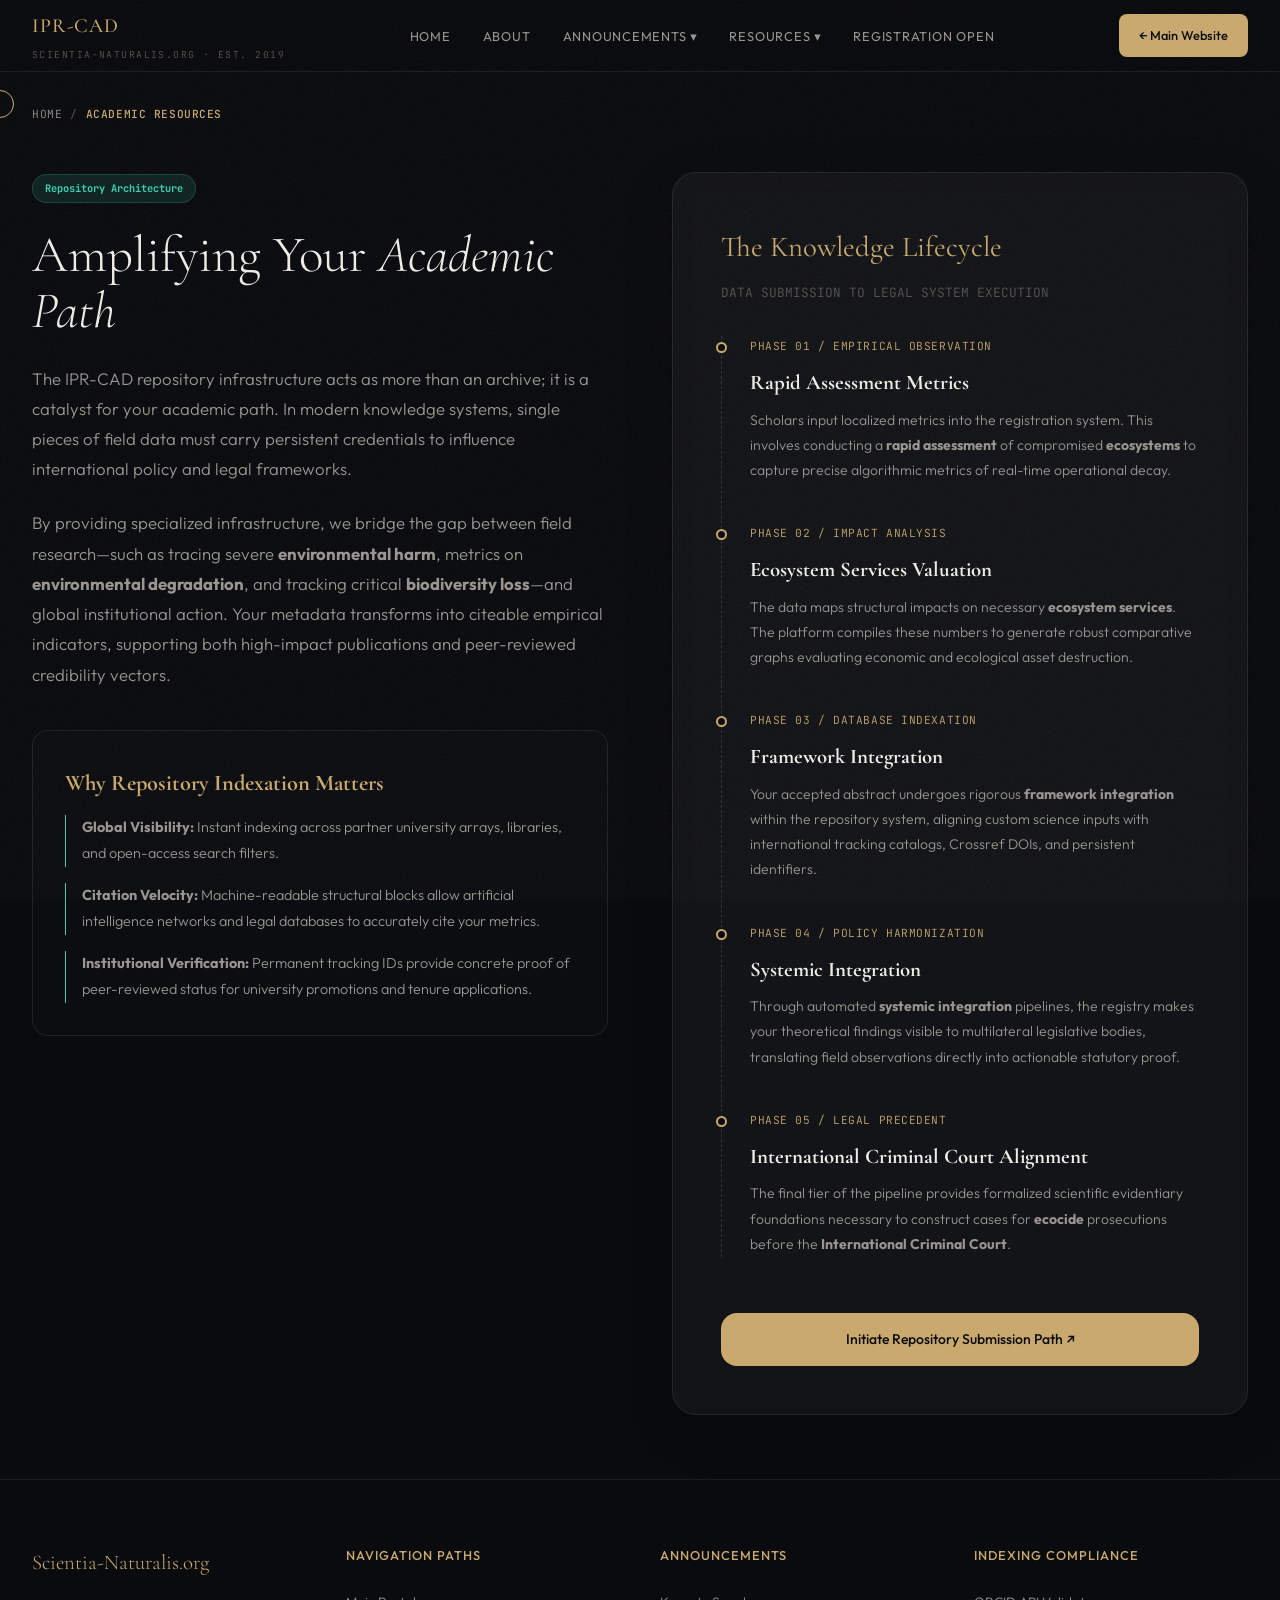
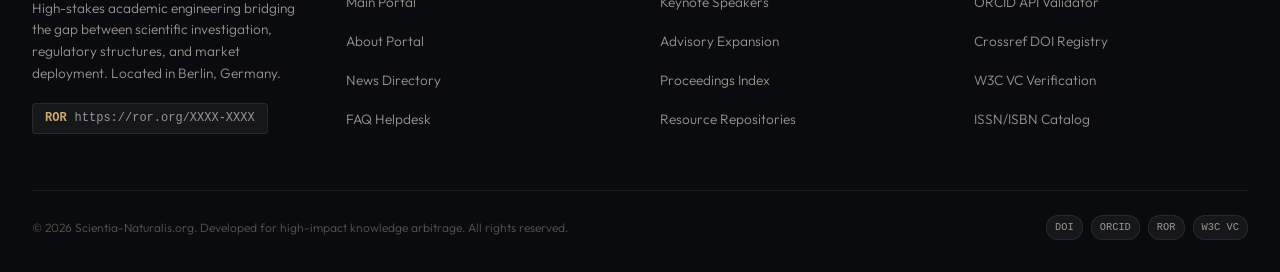
<file: conference-resources.html>
<!DOCTYPE html>
<html lang="en">
<head>
<meta charset="UTF-8">
<meta name="viewport" content="width=device-width, initial-scale=1.0">
<title>Academic Resource Hub &amp; Repository Mapping | IPR-CAD International Scientific Conference</title>
<meta name="description" content="Explore the IPR-CAD repository architecture. Understand how your research undergoes framework integration, rapid assessment, and systemic integration to impact international legal metrics.">
<meta name="keywords" content="International Criminal Court, Ecocide, systemic integration, framework integration, environmental harm, Rapid assessment, ecosystems, environmental degradation, biodiversity loss, ecosystem services, academic advancement, research repository">
<meta name="robots" content="index, follow">
<meta property="og:title" content="Academic Resource Hub &amp; Repository Path — IPR-CAD VII">
<meta property="og:description" content="A structural guide detailing how the conference repository indexes data to support your academic path and amplify research impact.">
<meta property="og:type" content="website">
<link rel="canonical" href="https://ipr-cad.scientia-naturalis.org/conference-resources.html">

<link rel="alternate" type="application/rss+xml" title="IPR-CAD Conference Updates RSS" href="rss.xml">
<link rel="sitemap" type="application/xml" title="Sitemap" href="sitemap.xml">

<script type="application/ld+json">
{
  "@context": "https://schema.org",
  "@type": "WebPage",
  "@id": "https://ipr-cad.scientia-naturalis.org/conference-resources.html#webpage",
  "url": "https://ipr-cad.scientia-naturalis.org/conference-resources.html",
  "name": "Academic Resource Hub - IPR-CAD VII",
  "description": "Visualizing the repository lifecycle from initial field metrics to cross-referenced international indexing assets.",
  "breadcrumb": {
    "@type": "BreadcrumbList",
    "itemListElement": [{
      "@type": "ListItem",
      "position": 1,
      "name": "Home",
      "item": "https://ipr-cad.scientia-naturalis.org"
    },{
      "@type": "ListItem",
      "position": 2,
      "name": "Academic Resources",
      "item": "https://ipr-cad.scientia-naturalis.org/conference-resources.html"
    }]
  }
}
</script>

<link rel="preconnect" href="https://fonts.googleapis.com">
<link rel="preconnect" href="https://fonts.gstatic.com" crossorigin>
<link href="https://fonts.googleapis.com/css2?family=Cormorant+Garamond:ital,wght@0,300;0,400;0,500;0,600;1,300;1,400&family=JetBrains+Mono:wght@300;400;500&family=Outfit:wght@300;400;500;600&display=swap" rel="stylesheet">

<style>
  /* ===== SHARED DESIGN SYSTEM CONSTANTS ===== */
  :root {
    --col-bg:        #0a0b0e;
    --col-surface:   #0f1117;
    --col-glass:     rgba(255,255,255,0.04);
    --col-glass-hov: rgba(255,255,255,0.07);
    --col-border:    rgba(255,255,255,0.08);
    --col-border-md: rgba(255,255,255,0.14);
    --col-gold:      #c9a96e;
    --col-gold-dim:  rgba(201,169,110,0.15);
    --col-gold-glow: rgba(201,169,110,0.06);
    --col-teal:      #3ecfb0;
    --col-teal-dim:  rgba(62,207,176,0.12);
    --col-text-1:    #f0ede8;
    --col-text-2:    #9a9590;
    --col-text-3:    #5a5650;
    --radius-sm:     8px;
    --radius-md:     16px;
    --radius-lg:     24px;
    --ease:          cubic-bezier(0.23, 1, 0.32, 1);
    --dur:           400ms;
    --font-serif:    'Cormorant Garamond', Georgia, serif;
    --font-mono:     'JetBrains Mono', monospace;
    --font-sans:     'Outfit', system-ui, sans-serif;
    --shadow-full:   0 1px 2px rgba(0,0,0,0.1), 0 4px 8px rgba(0,0,0,0.12), 0 16px 48px rgba(0,0,0,0.18);
  }

  /* ===== BASE & CORE WRAPPERS ===== */
  *, *::before, *::after { box-sizing: border-box; margin: 0; padding: 0; }
  html { scroll-behavior: smooth; }
  body {
    background: var(--col-bg);
    color: var(--col-text-1);
    font-family: var(--font-sans);
    font-weight: 300;
    line-height: 1.8;
    cursor: none;
    overflow-x: hidden;
  }
  a { color: inherit; text-decoration: none; }

  /* Custom Cursor Elements */
  #cursor {
    position: fixed; width: 28px; height: 28px; border: 1.5px solid var(--col-gold);
    border-radius: 50%; pointer-events: none; z-index: 9999; transform: translate(-50%, -50%);
    mix-blend-mode: screen; transition: width var(--dur) var(--ease), height var(--dur) var(--ease), border-color var(--dur) var(--ease);
  }
  #cursor.hover { width: 56px; height: 56px; border-color: var(--col-teal); opacity: 0.7; }
  
  #grain {
    position: fixed; inset: 0; pointer-events: none; z-index: 1000; opacity: 0.035;
    background-image: url("data:image/svg+xml,%3Csvg viewBox='0 0 512 512' xmlns='http://www.w3.org/2000/svg'%3E%3Cfilter id='n'%3E%3CfeTurbulence type='fractalNoise' baseFrequency='0.75' numOctaves='4' /%3E%3C/filter%3E%3Crect width='100%25' height='100%25' filter='url(%23n)'/%3E%3C/svg%3E");
  }

  /* ===== TYPOGRAPHY & LAYOUT ===== */
  .container { max-width: 1280px; margin: 0 auto; padding: 0 32px; }
  
  /* Breadcrumbs Styling */
  .breadcrumbs { display: flex; align-items: center; gap: 8px; list-style: none; margin-top: 104px; padding: 0 32px; }
  .breadcrumbs li { font-family: var(--font-mono); font-size: 0.7rem; text-transform: uppercase; letter-spacing: 0.05em; color: var(--col-text-3); }
  .breadcrumbs a { color: var(--col-text-2); transition: color 0.2s; }
  .breadcrumbs a:hover { color: var(--col-gold); }
  .breadcrumbs li::after { content: '/'; margin-left: 8px; color: var(--col-text-3); }
  .breadcrumbs li:last-child::after { content: ''; }
  .breadcrumbs li:last-child { color: var(--col-gold); font-weight: 500; }

  /* ===== DROPDOWN NAV CONFIGURATION ===== */
  nav { position: fixed; top: 0; left: 0; right: 0; z-index: 500; padding: 0 32px; display: flex; align-items: center; justify-content: space-between; height: 72px; background: rgba(10,11,14,0.85); backdrop-filter: blur(20px); border-bottom: 0.5px solid var(--col-border); }
  .nav-logo { display: flex; flex-direction: column; gap: 2px; }
  .nav-logo-title { font-family: var(--font-serif); font-size: 1.25rem; font-weight: 500; letter-spacing: 0.05em; color: var(--col-gold); }
  .nav-logo-sub { font-family: var(--font-mono); font-size: 0.6rem; letter-spacing: 0.15em; color: var(--col-text-3); text-transform: uppercase; }
  .nav-links { display: flex; align-items: center; gap: 32px; list-style: none; }
  .nav-links a { font-size: 0.8rem; font-weight: 400; letter-spacing: 0.06em; color: var(--col-text-2); text-transform: uppercase; transition: color var(--dur) var(--ease); }
  .nav-links a:hover { color: var(--col-gold); }
  .nav-links li { position: relative; }
  .dropdown-menu { position: absolute; top: 100%; left: 50%; transform: translateX(-50%) translateY(10px); background: #0f1117; border: 0.5px solid var(--col-border-md); border-radius: var(--radius-sm); padding: 12px 0; min-width: 220px; list-style: none; opacity: 0; visibility: hidden; transition: all 0.3s var(--ease); box-shadow: var(--shadow-full); }
  .nav-links li:hover .dropdown-menu { opacity: 1; visibility: visible; transform: translateX(-50%) translateY(0); }
  .dropdown-menu a { display: block; padding: 8px 20px; font-size: 0.75rem; text-align: left; }
  .dropdown-menu a:hover { background: var(--col-glass-hov); color: var(--col-gold); }

  /* ===== DYNAMIC PATTERNS & TIMELINE ===== */
  .grid-split { display: grid; grid-template-columns: 1fr 1fr; gap: 64px; margin-top: 48px; margin-bottom: 64px; }
  .portal-panel { background: var(--col-glass); border: 0.5px solid var(--col-border); border-radius: var(--radius-lg); backdrop-filter: blur(12px); padding: 48px; box-shadow: var(--shadow-full); }
  
  .timeline-container { position: relative; margin-top: 16px; padding-left: 28px; border-left: 1px dashed var(--col-border-md); }
  .timeline-node { position: relative; margin-bottom: 40px; }
  .timeline-node::before {
    content: ''; position: absolute; left: -34px; top: 6px; 
    width: 11px; height: 11px; border-radius: 50%; 
    background: var(--col-bg); border: 2px solid var(--col-gold);
    transition: all 0.3s var(--ease);
  }
  .timeline-node:hover::before { background: var(--col-teal); border-color: var(--col-teal); box-shadow: 0 0 12px var(--col-teal); }
  
  .timeline-title { font-family: var(--font-serif); font-size: 1.3rem; color: var(--col-text-1); margin-bottom: 6px; }
  .timeline-meta { font-family: var(--font-mono); font-size: 0.7rem; color: var(--col-gold); text-transform: uppercase; letter-spacing: 0.05em; margin-bottom: 8px; }
  .timeline-desc { font-size: 0.875rem; color: var(--col-text-2); }
  
  .badge { display: inline-flex; align-items: center; padding: 4px 12px; border-radius: 99px; font-family: var(--font-mono); font-size: 0.65rem; font-weight: bold; border: 0.5px solid rgba(62,207,176,0.2); background: var(--col-teal-dim); color: var(--col-teal); }
  .btn-primary { background: var(--col-gold); color: #0a0b0e; display: inline-flex; align-items: center; justify-content: center; gap: 8px; padding: 14px 28px; border-radius: var(--radius-md); font-family: var(--font-sans); font-size: 0.875rem; font-weight: 500; transition: all var(--dur) var(--ease); cursor: none; width: 100%; border: none; text-align: center; }
  .btn-primary:hover { background: #d4b47e; transform: translateY(-2px); box-shadow: 0 0 32px rgba(201,169,110,0.25); }

  @media (max-width: 992px) { .grid-split { grid-template-columns: 1fr; gap: 40px; } .breadcrumbs { margin-top: 96px; } .nav-links { display: none; } }
</style>
</head>
<body>

<div id="cursor"></div>
<div id="grain"></div>

<nav>
  <div class="nav-logo">
    <span class="nav-logo-title" style="cursor:pointer;" onclick="window.location.href='index.html'">IPR-CAD</span>
    <span class="nav-logo-sub">Scientia-Naturalis.org · Est. 2019</span>
  </div>
  <ul class="nav-links">
    <li><a href="index.html">Home</a></li>
    <li><a href="about.html">About</a></li>
    <li>
      <a href="#">Announcements ▾</a>
      <ul class="dropdown-menu">
        <li><a href="news.html">Latest News</a></li>
        <li><a href="keynote-announced.html">Keynote Speakers</a></li>
        <li><a href="advisory-board-expanded.html">Advisory Board</a></li>
      </ul>
    </li>
    <li>
      <a href="#">Resources ▾</a>
      <ul class="dropdown-menu">
        <li><a href="conference-proceedings.html">Conference Proceedings</a></li>
        <li><a href="conference-resources.html" style="color: var(--col-teal);">Academic Resources</a></li>
        <li><a href="faq.html">FAQ Cluster</a></li>
      </ul>
    </li>
    <li><a href="registration-open.html">Registration Open</a></li>
  </ul>
  <div>
    <a href="index.html" class="btn-primary" style="padding: 10px 20px; font-size: 0.8rem; border-radius:8px; font-weight:500; color:#0a0b0e;">← Main Website</a>
  </div>
</nav>

<ul class="breadcrumbs container">
  <li><a href="index.html">Home</a></li>
  <li>Academic Resources</li>
</ul>

<main class="container">
  <div class="grid-split">
    
    <div>
      <div style="margin-bottom: 24px;"><span class="badge">Repository Architecture</span></div>
      <h1 style="font-family: var(--font-serif); font-size: clamp(2.2rem, 4vw, 3.8rem); font-weight: 300; line-height: 1.1; margin-bottom: 24px;">
        Amplifying Your <em>Academic Path</em>
      </h1>
      <p style="color: var(--col-text-2); font-size: 1.05rem; margin-bottom: 24px; font-weight: 300;">
        The IPR-CAD repository infrastructure acts as more than an archive; it is a catalyst for your academic path. In modern knowledge systems, single pieces of field data must carry persistent credentials to influence international policy and legal frameworks.
      </p>
      <p style="color: var(--col-text-2); font-size: 1.05rem; margin-bottom: 32px; font-weight: 300;">
        By providing specialized infrastructure, we bridge the gap between field research—such as tracing severe <strong>environmental harm</strong>, metrics on <strong>environmental degradation</strong>, and tracking critical <strong>biodiversity loss</strong>—and global institutional action. Your metadata transforms into citeable empirical indicators, supporting both high-impact publications and peer-reviewed credibility vectors.
      </p>
      
      <div style="background: rgba(255,255,255,0.01); border: 0.5px solid var(--col-border); border-radius: var(--radius-md); padding: 32px; margin-top: 40px;">
        <h3 style="font-family: var(--font-serif); font-size: 1.4rem; color: var(--col-gold); margin-bottom: 12px;">Why Repository Indexation Matters</h3>
        <ul style="list-style: none; color: var(--col-text-2); font-size: 0.9rem; display: flex; flex-direction: column; gap: 16px;">
          <li style="padding-left: 16px; border-left: 1px solid var(--col-teal);">
            <strong>Global Visibility:</strong> Instant indexing across partner university arrays, libraries, and open-access search filters.
          </li>
          <li style="padding-left: 16px; border-left: 1px solid var(--col-teal);">
            <strong>Citation Velocity:</strong> Machine-readable structural blocks allow artificial intelligence networks and legal databases to accurately cite your metrics.
          </li>
          <li style="padding-left: 16px; border-left: 1px solid var(--col-teal);">
            <strong>Institutional Verification:</strong> Permanent tracking IDs provide concrete proof of peer-reviewed status for university promotions and tenure applications.
          </li>
        </ul>
      </div>
    </div>

    <div class="portal-panel">
      <h2 style="font-family: var(--font-serif); font-size: 1.8rem; font-weight: 400; margin-bottom: 8px; color: var(--col-gold);">The Knowledge Lifecycle</h2>
      <p style="font-size: 0.8rem; color: var(--col-text-3); font-family: var(--font-mono); margin-bottom: 32px; text-transform: uppercase;">
        Data Submission to Legal System Execution
      </p>
      
      <div class="timeline-container">
        
        <div class="timeline-node">
          <div class="timeline-meta">Phase 01 / Empirical Observation</div>
          <h3 class="timeline-title">Rapid Assessment Metrics</h3>
          <p class="timeline-desc">
            Scholars input localized metrics into the registration system. This involves conducting a <strong>rapid assessment</strong> of compromised <strong>ecosystems</strong> to capture precise algorithmic metrics of real-time operational decay.
          </p>
        </div>

        <div class="timeline-node">
          <div class="timeline-meta">Phase 02 / Impact Analysis</div>
          <h3 class="timeline-title">Ecosystem Services Valuation</h3>
          <p class="timeline-desc">
            The data maps structural impacts on necessary <strong>ecosystem services</strong>. The platform compiles these numbers to generate robust comparative graphs evaluating economic and ecological asset destruction.
          </p>
        </div>

        <div class="timeline-node">
          <div class="timeline-meta">Phase 03 / Database Indexation</div>
          <h3 class="timeline-title">Framework Integration</h3>
          <p class="timeline-desc">
            Your accepted abstract undergoes rigorous <strong>framework integration</strong> within the repository system, aligning custom science inputs with international tracking catalogs, Crossref DOIs, and persistent identifiers.
          </p>
        </div>

        <div class="timeline-node">
          <div class="timeline-meta">Phase 04 / Policy Harmonization</div>
          <h3 class="timeline-title">Systemic Integration</h3>
          <p class="timeline-desc">
            Through automated <strong>systemic integration</strong> pipelines, the registry makes your theoretical findings visible to multilateral legislative bodies, translating field observations directly into actionable statutory proof.
          </p>
        </div>

        <div class="timeline-node">
          <div class="timeline-meta">Phase 05 / Legal Precedent</div>
          <h3 class="timeline-title">International Criminal Court Alignment</h3>
          <p class="timeline-desc">
            The final tier of the pipeline provides formalized scientific evidentiary foundations necessary to construct cases for <strong>ecocide</strong> prosecutions before the <strong>International Criminal Court</strong>.
          </p>
        </div>

      </div>

      <a href="registration-open.html" class="btn-primary" style="margin-top: 16px;">Initiate Repository Submission Path ↗</a>
    </div>

  </div>
</main>

<footer style="background: #0a0b0e; border-top: 0.5px solid rgba(255, 255, 255, 0.08); padding: 64px 32px 32px; font-family: 'Outfit', sans-serif;">
  <div style="display: grid; grid-template-columns: repeat(auto-fit, minmax(220px, 1fr)); gap: 40px; max-width: 1280px; margin: 0 auto 48px;">
    <div>
      <div style="font-family: 'Cormorant Garamond', Georgia, serif; font-size: 1.3rem; color: #c9a96e; margin-bottom: 16px;">Scientia-Naturalis.org</div>
      <p style="font-size: 0.85rem; color: #9a9590; line-height: 1.6; margin-bottom: 16px;">High-stakes academic engineering bridging the gap between scientific investigation, regulatory structures, and market deployment. Located in Berlin, Germany.</p>
      <div style="display: inline-flex; background: rgba(255,255,255,0.05); border: 0.5px solid rgba(255,255,255,0.08); padding: 4px 12px; border-radius: 4px; font-family: monospace; font-size: 0.75rem; color: #9a9590;">
        <span style="color: #c9a96e; margin-right: 8px; font-weight: bold;">ROR</span> https://ror.org/XXXX-XXXX
      </div>
    </div>
    <div>
      <div style="font-size: 0.8rem; font-weight: 500; text-transform: uppercase; color: #c9a96e; margin-bottom: 20px; letter-spacing: 0.08em;">Navigation Paths</div>
      <ul style="list-style: none; padding: 0; margin: 0;">
        <li style="margin-bottom: 10px;"><a href="index.html" style="font-size: 0.85rem; color: #9a9590;">Main Portal</a></li>
        <li style="margin-bottom: 10px;"><a href="about.html" style="font-size: 0.85rem; color: #9a9590;">About Portal</a></li>
        <li style="margin-bottom: 10px;"><a href="news.html" style="font-size: 0.85rem; color: #9a9590;">News Directory</a></li>
        <li style="margin-bottom: 10px;"><a href="faq.html" style="font-size: 0.85rem; color: #9a9590;">FAQ Helpdesk</a></li>
      </ul>
    </div>
    <div>
      <div style="font-size: 0.8rem; font-weight: 500; text-transform: uppercase; color: #c9a96e; margin-bottom: 20px; letter-spacing: 0.08em;">Announcements</div>
      <ul style="list-style: none; padding: 0; margin: 0;">
        <li style="margin-bottom: 10px;"><a href="keynote-announced.html" style="font-size: 0.85rem; color: #9a9590;">Keynote Speakers</a></li>
        <li style="margin-bottom: 10px;"><a href="advisory-board-expanded.html" style="font-size: 0.85rem; color: #9a9590;">Advisory Expansion</a></li>
        <li style="margin-bottom: 10px;"><a href="conference-proceedings.html" style="font-size: 0.85rem; color: #9a9590;">Proceedings Index</a></li>
        <li style="margin-bottom: 10px;"><a href="conference-resources.html" style="font-size: 0.85rem; color: #9a9590;">Resource Repositories</a></li>
      </ul>
    </div>
    <div>
      <div style="font-size: 0.8rem; font-weight: 500; text-transform: uppercase; color: #c9a96e; margin-bottom: 20px; letter-spacing: 0.08em;">Indexing Compliance</div>
      <ul style="list-style: none; padding: 0; margin: 0;">
        <li style="margin-bottom: 10px;"><a href="#" style="font-size: 0.85rem; color: #9a9590;">ORCID API Validator</a></li>
        <li style="margin-bottom: 10px;"><a href="#" style="font-size: 0.85rem; color: #9a9590;">Crossref DOI Registry</a></li>
        <li style="margin-bottom: 10px;"><a href="#" style="font-size: 0.85rem; color: #9a9590;">W3C VC Verification</a></li>
        <li style="margin-bottom: 10px;"><a href="#" style="font-size: 0.85rem; color: #9a9590;">ISSN/ISBN Catalog</a></li>
      </ul>
    </div>
  </div>
  <div style="border-top: 0.5px solid rgba(255, 255, 255, 0.08); padding-top: 24px; max-width: 1280px; margin: 0 auto; display: flex; justify-content: space-between; align-items: center; flex-wrap: wrap; gap: 16px;">
    <span style="font-size: 0.75rem; color: #5a5650;">© 2026 Scientia-Naturalis.org. Developed for high-impact knowledge arbitrage. All rights reserved.</span>
    <div style="display: flex; gap: 8px;">
      <span style="background: rgba(255,255,255,0.05); color: #9a9590; border: 0.5px solid rgba(255,255,255,0.08); padding: 2px 8px; border-radius: 12px; font-size: 0.65rem; font-family: monospace;">DOI</span>
      <span style="background: rgba(255,255,255,0.05); color: #9a9590; border: 0.5px solid rgba(255,255,255,0.08); padding: 2px 8px; border-radius: 12px; font-size: 0.65rem; font-family: monospace;">ORCID</span>
      <span style="background: rgba(255,255,255,0.05); color: #9a9590; border: 0.5px solid rgba(255,255,255,0.08); padding: 2px 8px; border-radius: 12px; font-size: 0.65rem; font-family: monospace;">ROR</span>
      <span style="background: rgba(255,255,255,0.05); color: #9a9590; border: 0.5px solid rgba(255,255,255,0.08); padding: 2px 8px; border-radius: 12px; font-size: 0.65rem; font-family: monospace;">W3C VC</span>
    </div>
  </div>
</footer>

<script>
  const cursor = document.getElementById('cursor');
  document.addEventListener('mousemove', e => { cursor.style.left = e.clientX + 'px'; cursor.style.top = e.clientY + 'px'; });
  document.querySelectorAll('a, button, select, input, textarea').forEach(el => {
    el.addEventListener('mouseenter', () => cursor.classList.add('hover'));
    el.addEventListener('mouseleave', () => cursor.classList.remove('hover'));
  });
</script>
</body>
</html>
</file>
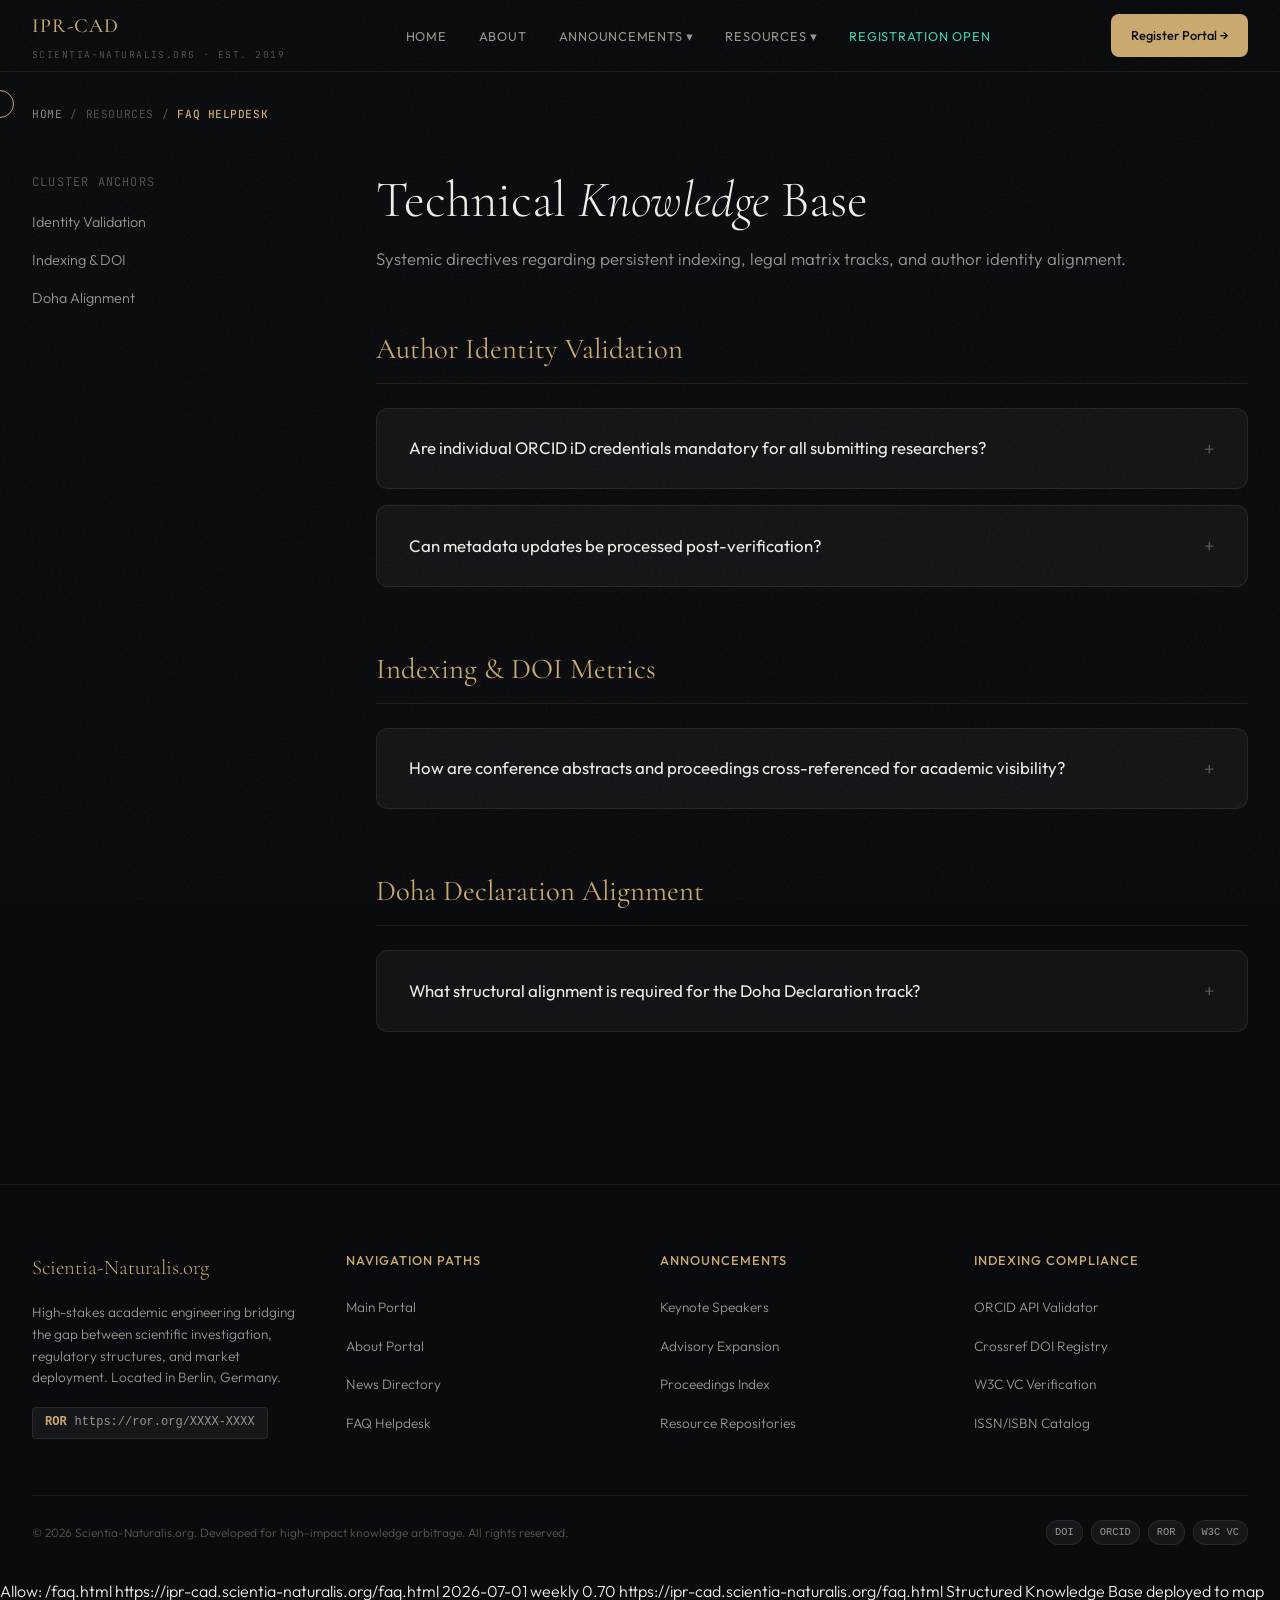
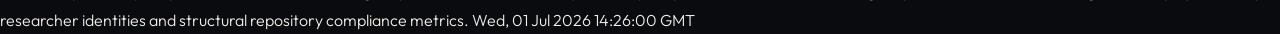
<file: faq.html>
<!DOCTYPE html>
<html lang="en">
<head>
<meta charset="UTF-8">
<meta name="viewport" content="width=device-width, initial-scale=1.0">
<title>FAQ Helpdesk &amp; Technical Protocols | IPR-CAD International Scientific Conference</title>
<meta name="description" content="Comprehensive knowledge base and operational FAQ for the VII IPR-CAD International Scientific Conference. Guidelines for peer review, Crossref metadata integration, Doha Declaration tracks, and ORCID verification.">
<meta name="keywords" content="IPR-CAD FAQ, academic helpdesk, submission protocols, Doha Declaration track, peer review timeline, Crossref registration, ORCID compliance, conference indexing, Scientia-Naturalis">
<meta name="robots" content="index, follow">
<meta property="og:title" content="FAQ Helpdesk &amp; Submission Protocols — IPR-CAD VII">
<meta property="og:description" content="Resolve technical deployment questions regarding abstract tracking, identity validation, and proceeding publications.">
<meta property="og:type" content="website">
<link rel="canonical" href="https://ipr-cad.scientia-naturalis.org/faq.html">

<!-- Autodiscovery Feeds & Search Engine Maps -->
<link rel="alternate" type="application/rss+xml" title="IPR-CAD Live Updates Feed" href="rss.xml">
<link rel="sitemap" type="application/xml" title="Sitemap" href="sitemap.xml">

<!-- Structured Data for Google Rich Snippet FAQ Optimization -->
<script type="application/ld+json">
{
  "@context": "https://schema.org",
  "@graph": [
    {
      "@type": "WebPage",
      "@id": "https://ipr-cad.scientia-naturalis.org/faq.html#webpage",
      "url": "https://ipr-cad.scientia-naturalis.org/faq.html",
      "name": "FAQ Helpdesk - IPR-CAD VII",
      "description": "Technical and operational knowledge base detailing abstract validation, identity criteria, and digital asset persistence.",
      "breadcrumb": {
        "@type": "BreadcrumbList",
        "itemListElement": [{
          "@type": "ListItem",
          "position": 1,
          "name": "Home",
          "item": "https://ipr-cad.scientia-naturalis.org"
        },{
          "@type": "ListItem",
          "position": 2,
          "name": "FAQ Helpdesk",
          "item": "https://ipr-cad.scientia-naturalis.org/faq.html"
        }]
      }
    },
    {
      "@type": "FAQPage",
      "@id": "https://ipr-cad.scientia-naturalis.org/faq.html#faq",
      "isPartOf": {"@id": "https://ipr-cad.scientia-naturalis.org/faq.html#webpage"},
      "mainEntity": [
        {
          "@type": "Question",
          "name": "Are individual ORCID iD credentials mandatory for all submitting researchers?",
          "acceptedAnswer": {
            "@type": "Answer",
            "text": "Yes. To satisfy the data validation standards required by the Eurasian scientific council, every co-author must supply a valid, authenticated ORCID identifier during metadata submission to ensure long-term trace integrity."
          }
        },
        {
          "@type": "Question",
          "name": "How are conference abstracts and proceedings cross-referenced for academic visibility?",
          "acceptedAnswer": {
            "@type": "Answer",
            "text": "All accepted inputs are programmatically indexed into the Crossref framework with persistent DOIs, mapped using Dublin Core architectures, and mirrored into open-access repositories under the Scientia-Naturalis ecosystem."
          }
        },
        {
          "@type": "Question",
          "name": "What structural alignment is required for the Doha Declaration track?",
          "acceptedAnswer": {
            "@type": "Answer",
            "text": "Submissions targeting this track must explicitly evaluate the interplay between public health flexibilities, international patent tracking systems, and modern digital asset sovereignty frameworks."
          }
        }
      ]
    }
  ]
}
</script>

<link rel="preconnect" href="https://fonts.googleapis.com">
<link rel="preconnect" href="https://fonts.gstatic.com" crossorigin>
<link href="https://fonts.googleapis.com/css2?family=Cormorant+Garamond:ital,wght@0,300;0,400;0,500;0,600;1,300;1,400&family=JetBrains+Mono:wght@300;400;500&family=Outfit:wght@300;400;500;600&display=swap" rel="stylesheet">

<style>
  /* ===== SHARED DESIGN SYSTEM CONSTANTS ===== */
  :root {
    --col-bg:        #0a0b0e;
    --col-surface:   #0f1117;
    --col-glass:     rgba(255,255,255,0.04);
    --col-glass-hov: rgba(255,255,255,0.07);
    --col-border:    rgba(255,255,255,0.08);
    --col-border-md: rgba(255,255,255,0.14);
    --col-gold:      #c9a96e;
    --col-gold-dim:  rgba(201,169,110,0.12);
    --col-teal:      #3ecfb0;
    --col-teal-dim:  rgba(62,207,176,0.12);
    --col-text-1:    #f0ede8;
    --col-text-2:    #9a9590;
    --col-text-3:    #5a5650;
    --radius-sm:     8px;
    --radius-md:     12px;
    --radius-lg:     24px;
    --ease:          cubic-bezier(0.23, 1, 0.32, 1);
    --dur:           400ms;
    --font-serif:    'Cormorant Garamond', Georgia, serif;
    --font-mono:     'JetBrains Mono', monospace;
    --font-sans:     'Outfit', system-ui, sans-serif;
    --shadow-full:   0 1px 2px rgba(0,0,0,0.1), 0 4px 8px rgba(0,0,0,0.12), 0 16px 48px rgba(0,0,0,0.18);
  }

  /* ===== BASE SYSTEM WRAPPERS ===== */
  *, *::before, *::after { box-sizing: border-box; margin: 0; padding: 0; }
  html { scroll-behavior: smooth; }
  body {
    background: var(--col-bg);
    color: var(--col-text-1);
    font-family: var(--font-sans);
    font-weight: 300;
    line-height: 1.8;
    cursor: none;
    overflow-x: hidden;
  }
  a { color: inherit; text-decoration: none; }

  /* Custom Interactive Cursor Elements */
  #cursor {
    position: fixed; width: 28px; height: 28px; border: 1.5px solid var(--col-gold);
    border-radius: 50%; pointer-events: none; z-index: 9999; transform: translate(-50%, -50%);
    mix-blend-mode: screen; transition: width var(--dur) var(--ease), height var(--dur) var(--ease), border-color var(--dur) var(--ease);
  }
  #cursor.hover { width: 56px; height: 56px; border-color: var(--col-teal); opacity: 0.7; }
  
  #grain {
    position: fixed; inset: 0; pointer-events: none; z-index: 1000; opacity: 0.035;
    background-image: url("data:image/svg+xml,%3Csvg viewBox='0 0 512 512' xmlns='http://www.w3.org/2000/svg'%3E%3Cfilter id='n'%3E%3CfeTurbulence type='fractalNoise' baseFrequency='0.75' numOctaves='4' /%3E%3C/filter%3E%3Crect width='100%25' height='100%25' filter='url(%23n)'/%3E%3C/svg%3E");
  }

  /* ===== NAVIGATION & BREADCRUMBS ===== */
  .container { max-width: 1280px; margin: 0 auto; padding: 0 32px; }
  
  nav { position: fixed; top: 0; left: 0; right: 0; z-index: 500; padding: 0 32px; display: flex; align-items: center; justify-content: space-between; height: 72px; background: rgba(10,11,14,0.85); backdrop-filter: blur(20px); border-bottom: 0.5px solid var(--col-border); }
  .nav-logo { display: flex; flex-direction: column; gap: 2px; }
  .nav-logo-title { font-family: var(--font-serif); font-size: 1.25rem; font-weight: 500; letter-spacing: 0.05em; color: var(--col-gold); }
  .nav-logo-sub { font-family: var(--font-mono); font-size: 0.6rem; letter-spacing: 0.15em; color: var(--col-text-3); text-transform: uppercase; }
  .nav-links { display: flex; align-items: center; gap: 32px; list-style: none; }
  .nav-links a { font-size: 0.8rem; font-weight: 400; letter-spacing: 0.06em; color: var(--col-text-2); text-transform: uppercase; transition: color var(--dur) var(--ease); }
  .nav-links a:hover { color: var(--col-gold); }
  .nav-links li { position: relative; }
  .dropdown-menu { position: absolute; top: 100%; left: 50%; transform: translateX(-50%) translateY(10px); background: #0f1117; border: 0.5px solid var(--col-border-md); border-radius: var(--radius-sm); padding: 12px 0; min-width: 220px; list-style: none; opacity: 0; visibility: hidden; transition: all 0.3s var(--ease); box-shadow: var(--shadow-full); }
  .nav-links li:hover .dropdown-menu { opacity: 1; visibility: visible; transform: translateX(-50%) translateY(0); }
  .dropdown-menu a { display: block; padding: 8px 20px; font-size: 0.75rem; text-align: left; }
  .dropdown-menu a:hover { background: var(--col-glass-hov); color: var(--col-gold); }

  .breadcrumbs { display: flex; align-items: center; gap: 8px; list-style: none; margin-top: 104px; padding: 0 32px; }
  .breadcrumbs li { font-family: var(--font-mono); font-size: 0.7rem; text-transform: uppercase; letter-spacing: 0.05em; color: var(--col-text-3); }
  .breadcrumbs a { color: var(--col-text-2); transition: color 0.2s; }
  .breadcrumbs a:hover { color: var(--col-gold); }
  .breadcrumbs li::after { content: '/'; margin-left: 8px; color: var(--col-text-3); }
  .breadcrumbs li:last-child::after { content: ''; }
  .breadcrumbs li:last-child { color: var(--col-gold); font-weight: 500; }

  /* ===== FAQ ENGINE ARCHITECTURE ===== */
  .faq-layout { display: grid; grid-template-columns: 280px 1fr; gap: 64px; margin-top: 48px; margin-bottom: 96px; }
  .faq-nav { position: sticky; top: 120px; height: max-content; }
  .faq-nav-title { font-family: var(--font-mono); font-size: 0.75rem; text-transform: uppercase; color: var(--col-text-3); letter-spacing: 0.1em; margin-bottom: 16px; }
  .faq-nav-list { list-style: none; display: flex; flex-direction: column; gap: 12px; }
  .faq-nav-item { font-size: 0.9rem; color: var(--col-text-2); cursor: pointer; transition: color 0.2s; display: flex; align-items: center; gap: 8px; }
  .faq-nav-item:hover, .faq-nav-item.active { color: var(--col-gold); }
  
  .faq-group { margin-bottom: 56px; scroll-margin-top: 120px; }
  .group-title { font-family: var(--font-serif); font-size: 1.8rem; font-weight: 400; color: var(--col-gold); margin-bottom: 24px; border-bottom: 0.5px solid var(--col-border); padding-bottom: 8px; }
  
  /* Accordion Design Pattern */
  .faq-accordion { background: var(--col-glass); border: 0.5px solid var(--col-border); border-radius: var(--radius-md); margin-bottom: 16px; overflow: hidden; transition: border-color var(--dur) var(--ease); }
  .faq-accordion:hover { border-color: rgba(251, 247, 240, 0.15); }
  .faq-trigger { padding: 24px 32px; display: flex; justify-content: space-between; align-items: center; cursor: pointer; user-select: none; }
  .faq-question { font-family: var(--font-sans); font-size: 1.05rem; font-weight: 400; color: var(--col-text-1); padding-right: 24px; }
  .faq-icon { font-family: var(--font-mono); font-size: 1.1rem; color: var(--col-text-3); transition: transform 0.3s var(--ease); }
  
  .faq-panel { max-height: 0; overflow: hidden; transition: max-height 0.4s cubic-bezier(0.23, 1, 0.32, 1); background: rgba(0,0,0,0.15); }
  .faq-content { padding: 0 32px 24px 32px; color: var(--col-text-2); font-size: 0.95rem; font-weight: 300; line-height: 1.7; }

  /* Active Accordion State */
  .faq-accordion.open { border-color: var(--col-gold-dim); background: rgba(255,255,255,0.05); }
  .faq-accordion.open .faq-icon { transform: rotate(45deg); color: var(--col-gold); }

  @media (max-width: 992px) { .faq-layout { grid-template-columns: 1fr; gap: 40px; } .faq-nav { display: none; } .breadcrumbs { margin-top: 96px; } .nav-links { display: none; } }
</style>
</head>
<body>

<div id="cursor"></div>
<div id="grain"></div>

<!-- ===== GLOBAL STICKY NAVIGATION BAR ===== -->
<nav>
  <div class="nav-logo">
    <span class="nav-logo-title" style="cursor:pointer;" onclick="window.location.href='index.html'">IPR-CAD</span>
    <span class="nav-logo-sub">Scientia-Naturalis.org · Est. 2019</span>
  </div>
  <ul class="nav-links">
    <li><a href="index.html">Home</a></li>
    <li><a href="about.html">About</a></li>
    <li>
      <a href="#">Announcements ▾</a>
      <ul class="dropdown-menu">
        <li><a href="news.html">Latest News</a></li>
        <li><a href="keynote-announced.html">Keynote Speakers</a></li>
        <li><a href="advisory-board-expanded.html">Advisory Board</a></li>
      </ul>
    </li>
    <li>
      <a href="#">Resources ▾</a>
      <ul class="dropdown-menu">
        <li><a href="conference-proceedings.html">Conference Proceedings</a></li>
        <li><a href="conference-resources.html">Academic Resources</a></li>
        <li><a href="faq.html" style="color: var(--col-gold);">FAQ Cluster</a></li>
      </ul>
    </li>
    <li><a href="registration-open.html" style="color: var(--col-teal);">Registration Open</a></li>
  </ul>
  <div>
    <a href="registration-open.html" class="btn-primary" style="padding: 10px 20px; font-size: 0.8rem; border-radius:8px; font-weight:500; background: var(--col-gold); color: #0a0b0e; display: inline-block;">Register Portal →</a>
  </div>
</nav>

<!-- ===== BREADCRUMBS ===== -->
<ul class="breadcrumbs container">
  <li><a href="index.html">Home</a></li>
  <li>Resources</li>
  <li>FAQ Helpdesk</li>
</ul>

<!-- ===== MAIN KNOWLEDGE BASE LAYOUT ===== -->
<main class="container faq-layout">
  
  <!-- Sticky Structural Left Navigation -->
  <aside class="faq-nav">
    <div class="faq-nav-title">Cluster Anchors</div>
    <ul class="faq-nav-list">
      <li class="faq-nav-item active" onclick="document.getElementById('validation').scrollIntoView();">Identity Validation</li>
      <li class="faq-nav-item" onclick="document.getElementById('proceedings').scrollIntoView();">Indexing &amp; DOI</li>
      <li class="faq-nav-item" onclick="document.getElementById('doha').scrollIntoView();">Doha Alignment</li>
    </ul>
  </aside>

  <!-- Right Interactive Target Columns -->
  <section>
    <div style="margin-bottom: 48px; max-width: 800px;">
      <h1 style="font-family: var(--font-serif); font-size: clamp(2.2rem, 4vw, 3.8rem); font-weight: 300; line-height: 1.1; margin-bottom: 16px;">
        Technical <em>Knowledge</em> Base
      </h1>
      <p style="color: var(--col-text-2); font-size: 1.05rem; font-weight: 300;">
        Systemic directives regarding persistent indexing, legal matrix tracks, and author identity alignment.
      </p>
    </div>

    <!-- Group 1: Identity Validation -->
    <div id="validation" class="faq-group">
      <h2 class="group-title">Author Identity Validation</h2>
      
      <div class="faq-accordion">
        <div class="faq-trigger">
          <span class="faq-question">Are individual ORCID iD credentials mandatory for all submitting researchers?</span>
          <span class="faq-icon">+</span>
        </div>
        <div class="faq-panel">
          <div class="faq-content">
            Yes. To satisfy the metadata consistency benchmarks required by the Eurasian scientific council, every individual stakeholder must provide a valid, authenticated ORCID tracking sequence at point of submission to assure identity trace persistence.
          </div>
        </div>
      </div>

      <div class="faq-accordion">
        <div class="faq-trigger">
          <span class="faq-question">Can metadata updates be processed post-verification?</span>
          <span class="faq-icon">+</span>
        </div>
        <div class="faq-panel">
          <div class="faq-content">
            No modifications can be accepted once the peer-review layer commits the metadata to the Crossref registry interface. Double-check all institutional tracking parameters prior to submission signatures.
          </div>
        </div>
      </div>
    </div>

    <!-- Group 2: Indexing -->
    <div id="proceedings" class="faq-group">
      <h2 class="group-title">Indexing &amp; DOI Metrics</h2>
      
      <div class="faq-accordion">
        <div class="faq-trigger">
          <span class="faq-question">How are conference abstracts and proceedings cross-referenced for academic visibility?</span>
          <span class="faq-icon">+</span>
        </div>
        <div class="faq-panel">
          <div class="faq-content">
            All accepted inputs are programmatically structured via Dublin Core parameters into the Crossref ecosystem. Every output resolves natively via a dedicated high-impact digital object identifier (DOI).
          </div>
        </div>
      </div>
    </div>

    <!-- Group 3: Doha Alignment -->
    <div id="doha" class="faq-group">
      <h2 class="group-title">Doha Declaration Alignment</h2>
      
      <div class="faq-accordion">
        <div class="faq-trigger">
          <span class="faq-question">What structural alignment is required for the Doha Declaration track?</span>
          <span class="faq-icon">+</span>
        </div>
        <div class="faq-panel">
          <div class="faq-content">
            Submissions targeting this specialized track must evaluate the structural friction points where international public health flexibilities intersect with modern algorithmic patent models or alternative structural resource distribution logic.
          </div>
        </div>
      </div>
    </div>

  </section>
</main>

<!-- ===== METADATA COMPLIANT FOOTER ===== -->
<footer style="background: #0a0b0e; border-top: 0.5px solid rgba(255, 255, 255, 0.08); padding: 64px 32px 32px; font-family: 'Outfit', sans-serif;">
  <div style="display: grid; grid-template-columns: repeat(auto-fit, minmax(220px, 1fr)); gap: 40px; max-width: 1280px; margin: 0 auto 48px;">
    <div>
      <div style="font-family: 'Cormorant Garamond', Georgia, serif; font-size: 1.3rem; color: #c9a96e; margin-bottom: 16px;">Scientia-Naturalis.org</div>
      <p style="font-size: 0.85rem; color: #9a9590; line-height: 1.6; margin-bottom: 16px;">High-stakes academic engineering bridging the gap between scientific investigation, regulatory structures, and market deployment. Located in Berlin, Germany.</p>
      <div style="display: inline-flex; background: rgba(255,255,255,0.05); border: 0.5px solid rgba(255,255,255,0.08); padding: 4px 12px; border-radius: 4px; font-family: monospace; font-size: 0.75rem; color: #9a9590;">
        <span style="color: #c9a96e; margin-right: 8px; font-weight: bold;">ROR</span> https://ror.org/XXXX-XXXX
      </div>
    </div>
    <div>
      <div style="font-size: 0.8rem; font-weight: 500; text-transform: uppercase; color: #c9a96e; margin-bottom: 20px; letter-spacing: 0.08em;">Navigation Paths</div>
      <ul style="list-style: none; padding: 0; margin: 0;">
        <li style="margin-bottom: 10px;"><a href="index.html" style="font-size: 0.85rem; color: #9a9590;">Main Portal</a></li>
        <li style="margin-bottom: 10px;"><a href="about.html" style="font-size: 0.85rem; color: #9a9590;">About Portal</a></li>
        <li style="margin-bottom: 10px;"><a href="news.html" style="font-size: 0.85rem; color: #9a9590;">News Directory</a></li>
        <li style="margin-bottom: 10px;"><a href="faq.html" style="font-size: 0.85rem; color: #9a9590;">FAQ Helpdesk</a></li>
      </ul>
    </div>
    <div>
      <div style="font-size: 0.8rem; font-weight: 500; text-transform: uppercase; color: #c9a96e; margin-bottom: 20px; letter-spacing: 0.08em;">Announcements</div>
      <ul style="list-style: none; padding: 0; margin: 0;">
        <li style="margin-bottom: 10px;"><a href="keynote-announced.html" style="font-size: 0.85rem; color: #9a9590;">Keynote Speakers</a></li>
        <li style="margin-bottom: 10px;"><a href="advisory-board-expanded.html" style="font-size: 0.85rem; color: #9a9590;">Advisory Expansion</a></li>
        <li style="margin-bottom: 10px;"><a href="conference-proceedings.html" style="font-size: 0.85rem; color: #9a9590;">Proceedings Index</a></li>
        <li style="margin-bottom: 10px;"><a href="conference-resources.html" style="font-size: 0.85rem; color: #9a9590;">Resource Repositories</a></li>
      </ul>
    </div>
    <div>
      <div style="font-size: 0.8rem; font-weight: 500; text-transform: uppercase; color: #c9a96e; margin-bottom: 20px; letter-spacing: 0.08em;">Indexing Compliance</div>
      <ul style="list-style: none; padding: 0; margin: 0;">
        <li style="margin-bottom: 10px;"><a href="#" style="font-size: 0.85rem; color: #9a9590;">ORCID API Validator</a></li>
        <li style="margin-bottom: 10px;"><a href="#" style="font-size: 0.85rem; color: #9a9590;">Crossref DOI Registry</a></li>
        <li style="margin-bottom: 10px;"><a href="#" style="font-size: 0.85rem; color: #9a9590;">W3C VC Verification</a></li>
        <li style="margin-bottom: 10px;"><a href="#" style="font-size: 0.85rem; color: #9a9590;">ISSN/ISBN Catalog</a></li>
      </ul>
    </div>
  </div>
  <div style="border-top: 0.5px solid rgba(255, 255, 255, 0.08); padding-top: 24px; max-width: 1280px; margin: 0 auto; display: flex; justify-content: space-between; align-items: center; flex-wrap: wrap; gap: 16px;">
    <span style="font-size: 0.75rem; color: #5a5650;">© 2026 Scientia-Naturalis.org. Developed for high-impact knowledge arbitrage. All rights reserved.</span>
    <div style="display: flex; gap: 8px;">
      <span style="background: rgba(255,255,255,0.05); color: #9a9590; border: 0.5px solid rgba(255,255,255,0.08); padding: 2px 8px; border-radius: 12px; font-size: 0.65rem; font-family: monospace;">DOI</span>
      <span style="background: rgba(255,255,255,0.05); color: #9a9590; border: 0.5px solid rgba(255,255,255,0.08); padding: 2px 8px; border-radius: 12px; font-size: 0.65rem; font-family: monospace;">ORCID</span>
      <span style="background: rgba(255,255,255,0.05); color: #9a9590; border: 0.5px solid rgba(255,255,255,0.08); padding: 2px 8px; border-radius: 12px; font-size: 0.65rem; font-family: monospace;">ROR</span>
      <span style="background: rgba(255,255,255,0.05); color: #9a9590; border: 0.5px solid rgba(255,255,255,0.08); padding: 2px 8px; border-radius: 12px; font-size: 0.65rem; font-family: monospace;">W3C VC</span>
    </div>
  </div>
</footer>

<script>
  /* Custom Cursor Logic */
  const cursor = document.getElementById('cursor');
  document.addEventListener('mousemove', e => { cursor.style.left = e.clientX + 'px'; cursor.style.top = e.clientY + 'px'; });
  document.querySelectorAll('a, button, .faq-trigger, .faq-nav-item').forEach(el => {
    el.addEventListener('mouseenter', () => cursor.classList.add('hover'));
    el.addEventListener('mouseleave', () => cursor.classList.remove('hover'));
  });

  /* Interactive Accordion Engine */
  document.querySelectorAll('.faq-trigger').forEach(trigger => {
    trigger.addEventListener('click', () => {
      const parent = trigger.parentElement;
      const panel = trigger.nextElementSibling;
      const isOpen = parent.classList.contains('open');
      
      // Close all open accordions within this view framework
      document.querySelectorAll('.faq-accordion').forEach(acc => {
        acc.classList.remove('open');
        acc.querySelector('.faq-panel').style.maxHeight = null;
      });

      if (!isOpen) {
        parent.classList.add('open');
        panel.style.maxHeight = panel.scrollHeight + "px";
      }
    });
  });

  /* Scroll Navigation Active Tracker Indicators */
  window.addEventListener('scroll', () => {
    const groups = document.querySelectorAll('.faq-group');
    const navItems = document.querySelectorAll('.faq-nav-item');
    let current = '';

    groups.forEach(group => {
      const top = group.offsetTop;
      if (pageYOffset >= top - 140) { current = group.getAttribute('id'); }
    });

    navItems.forEach((item, index) => {
      item.classList.remove('active');
      const targets = ['validation', 'proceedings', 'doha'];
      if (targets[index] === current) { item.classList.add('active'); }
    });
  });
</script>
</body>
</html>
Allow: /faq.html
<url>
    <loc>https://ipr-cad.scientia-naturalis.org/faq.html</loc>
    <lastmod>2026-07-01</lastmod>
    <changefreq>weekly</changefreq>
    <priority>0.70</priority>
  </url>
<item>
    <title>Technical FAQ Helpdesk Online</title>
    <link>https://ipr-cad.scientia-naturalis.org/faq.html</link>
    <description>Structured Knowledge Base deployed to map researcher identities and structural repository compliance metrics.</description>
    <pubDate>Wed, 01 Jul 2026 14:26:00 GMT</pubDate>
  </item>
</file>
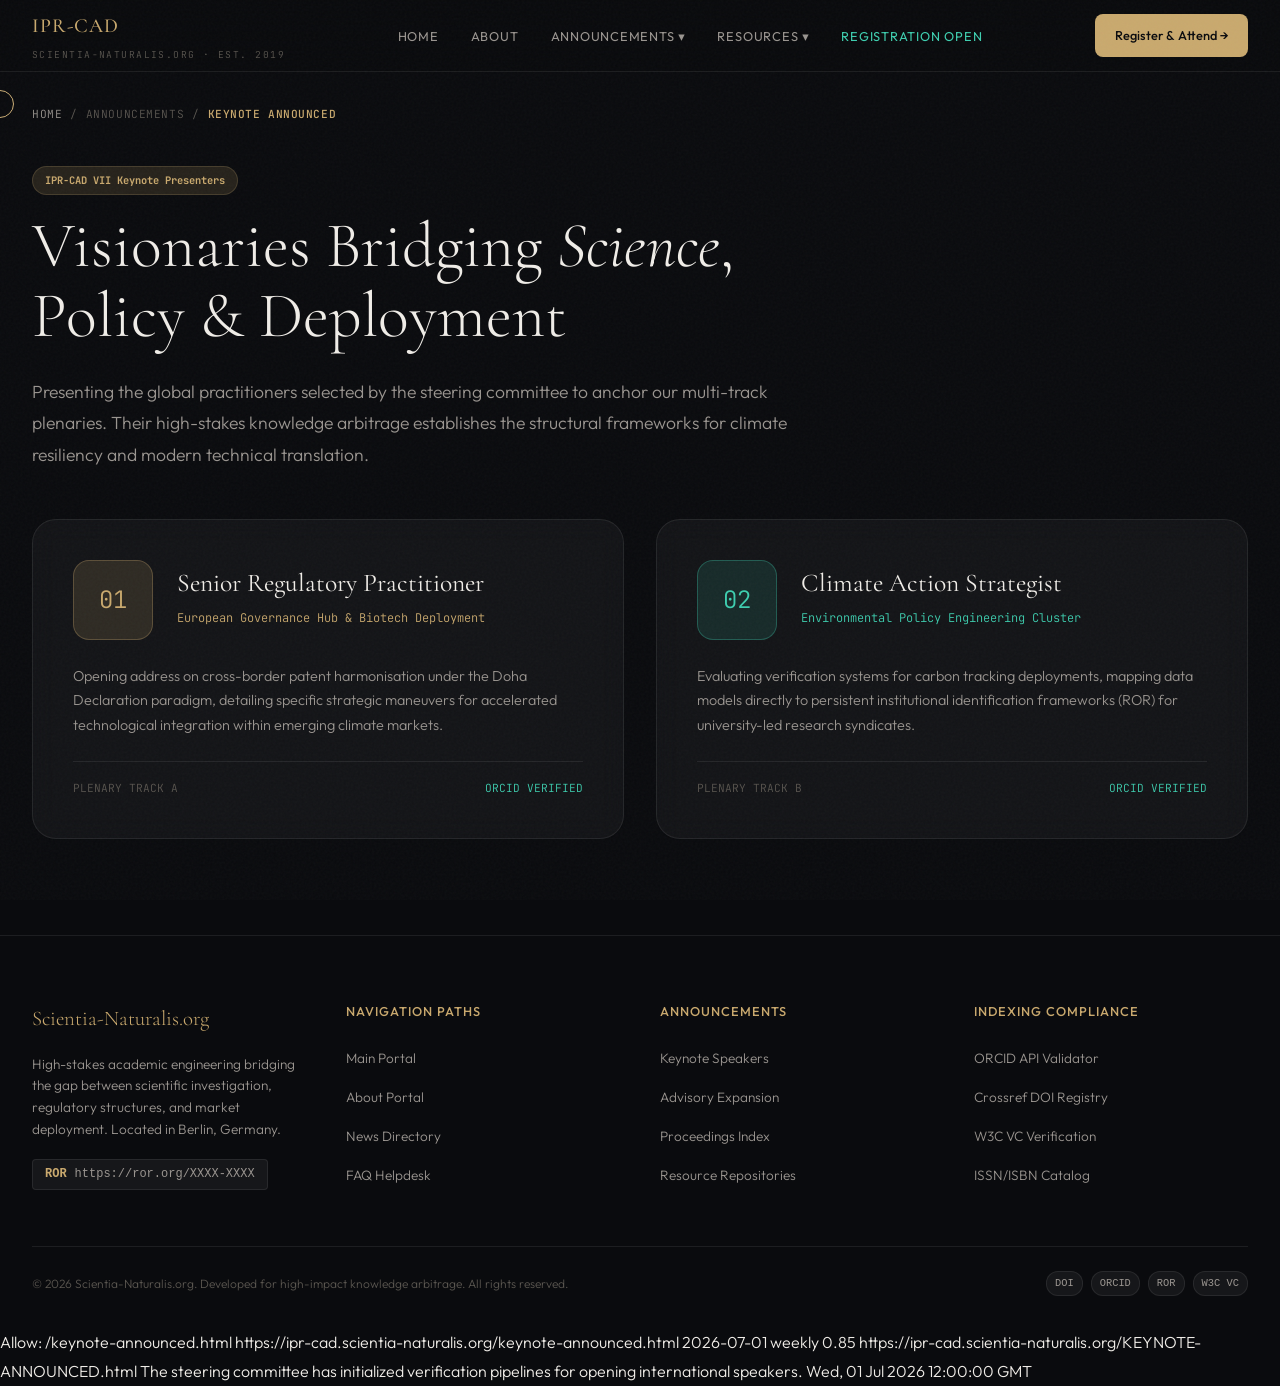
<file: KEYNOTE-ANNOUNCED.html>
<!DOCTYPE html>
<html lang="en">
<head>
<meta charset="UTF-8">
<meta name="viewport" content="width=device-width, initial-scale=1.0">
<title>Keynote Speakers | IPR-CAD International Scientific Conference</title>
<meta name="description" content="Discover the keynote speakers for the VII IPR-CAD International Scientific Conference. Leading international experts presenting on Intellectual Property Rights, climate action metrics, and the Doha Declaration paradigm.">
<meta name="keywords" content="keynote speakers, academic keynotes, climate action expert, intellectual property rights speaker, Doha Declaration paradigm, peer-reviewed conference, Scientia-Naturalis, Berlin, international scientific conference">
<meta name="robots" content="index, follow">
<meta property="og:title" content="Keynote Speakers Announced — IPR-CAD VII">
<meta property="og:description" content="Meet the international practitioners and senior experts bridging regulatory frameworks, biotechnology, and market deployment at IPR-CAD 2026.">
<meta property="og:type" content="website">
<link rel="canonical" href="https://ipr-cad.scientia-naturalis.org/keynote-announced.html">

<link rel="alternate" type="application/rss+xml" title="IPR-CAD Conference Updates RSS" href="rss.xml">
<link rel="sitemap" type="application/xml" title="Sitemap" href="sitemap.xml">

<script type="application/ld+json">
{
  "@context": "https://schema.org",
  "@type": "WebPage",
  "@id": "https://ipr-cad.scientia-naturalis.org/keynote-announced.html#webpage",
  "url": "https://ipr-cad.scientia-naturalis.org/keynote-announced.html",
  "name": "Keynote Speakers Announced - IPR-CAD VII",
  "description": "The official roster of international keynote presenters and scientific experts for the IPR-CAD conference.",
  "breadcrumb": {
    "@type": "BreadcrumbList",
    "itemListElement": [{
      "@type": "ListItem",
      "position": 1,
      "name": "Home",
      "item": "https://ipr-cad.scientia-naturalis.org"
    },{
      "@type": "ListItem",
      "position": 2,
      "name": "Keynote Announced",
      "item": "https://ipr-cad.scientia-naturalis.org/keynote-announced.html"
    }]
  }
}
</script>

<link rel="preconnect" href="https://fonts.googleapis.com">
<link rel="preconnect" href="https://fonts.gstatic.com" crossorigin>
<link href="https://fonts.googleapis.com/css2?family=Cormorant+Garamond:ital,wght@0,300;0,400;0,500;0,600;1,300;1,400&family=JetBrains+Mono:wght@300;400;500&family=Outfit:wght@300;400;500;600&display=swap" rel="stylesheet">

<style>
  /* ===== SHARED DESIGN SYSTEM CONSTANTS ===== */
  :root {
    --col-bg:        #0a0b0e;
    --col-surface:   #0f1117;
    --col-glass:     rgba(255,255,255,0.04);
    --col-glass-hov: rgba(255,255,255,0.07);
    --col-border:    rgba(255,255,255,0.08);
    --col-border-md: rgba(255,255,255,0.14);
    --col-gold:      #c9a96e;
    --col-gold-dim:  rgba(201,169,110,0.15);
    --col-gold-glow: rgba(201,169,110,0.06);
    --col-teal:      #3ecfb0;
    --col-teal-dim:  rgba(62,207,176,0.12);
    --col-text-1:    #f0ede8;
    --col-text-2:    #9a9590;
    --col-text-3:    #5a5650;
    --radius-sm:     8px;
    --radius-md:     16px;
    --radius-lg:     24px;
    --ease:          cubic-bezier(0.23, 1, 0.32, 1);
    --dur:           400ms;
    --font-serif:    'Cormorant Garamond', Georgia, serif;
    --font-mono:     'JetBrains Mono', monospace;
    --font-sans:     'Outfit', system-ui, sans-serif;
    --shadow-full:   0 1px 2px rgba(0,0,0,0.1), 0 4px 8px rgba(0,0,0,0.12), 0 16px 48px rgba(0,0,0,0.18);
  }

  /* ===== BASE SYSTEM WRAPPERS ===== */
  *, *::before, *::after { box-sizing: border-box; margin: 0; padding: 0; }
  html { scroll-behavior: smooth; }
  body {
    background: var(--col-bg);
    color: var(--col-text-1);
    font-family: var(--font-sans);
    font-weight: 300;
    line-height: 1.8;
    cursor: none;
    overflow-x: hidden;
  }
  a { color: inherit; text-decoration: none; }

  /* Custom Interactive Cursor Elements */
  #cursor {
    position: fixed; width: 28px; height: 28px; border: 1.5px solid var(--col-gold);
    border-radius: 50%; pointer-events: none; z-index: 9999; transform: translate(-50%, -50%);
    mix-blend-mode: screen; transition: width var(--dur) var(--ease), height var(--dur) var(--ease), border-color var(--dur) var(--ease);
  }
  #cursor.hover { width: 56px; height: 56px; border-color: var(--col-teal); opacity: 0.7; }
  
  #grain {
    position: fixed; inset: 0; pointer-events: none; z-index: 1000; opacity: 0.035;
    background-image: url("data:image/svg+xml,%3Csvg viewBox='0 0 512 512' xmlns='http://www.w3.org/2000/svg'%3E%3Cfilter id='n'%3E%3CfeTurbulence type='fractalNoise' baseFrequency='0.75' numOctaves='4' /%3E%3C/filter%3E%3Crect width='100%25' height='100%25' filter='url(%23n)'/%3E%3C/svg%3E");
  }

  /* ===== NAVIGATION & BREADCRUMBS ===== */
  .container { max-width: 1280px; margin: 0 auto; padding: 0 32px; }
  
  nav { position: fixed; top: 0; left: 0; right: 0; z-index: 500; padding: 0 32px; display: flex; align-items: center; justify-content: space-between; height: 72px; background: rgba(10,11,14,0.85); backdrop-filter: blur(20px); border-bottom: 0.5px solid var(--col-border); }
  .nav-logo { display: flex; flex-direction: column; gap: 2px; }
  .nav-logo-title { font-family: var(--font-serif); font-size: 1.25rem; font-weight: 500; letter-spacing: 0.05em; color: var(--col-gold); }
  .nav-logo-sub { font-family: var(--font-mono); font-size: 0.6rem; letter-spacing: 0.15em; color: var(--col-text-3); text-transform: uppercase; }
  .nav-links { display: flex; align-items: center; gap: 32px; list-style: none; }
  .nav-links a { font-size: 0.8rem; font-weight: 400; letter-spacing: 0.06em; color: var(--col-text-2); text-transform: uppercase; transition: color var(--dur) var(--ease); }
  .nav-links a:hover { color: var(--col-gold); }
  .nav-links li { position: relative; }
  .dropdown-menu { position: absolute; top: 100%; left: 50%; transform: translateX(-50%) translateY(10px); background: #0f1117; border: 0.5px solid var(--col-border-md); border-radius: var(--radius-sm); padding: 12px 0; min-width: 220px; list-style: none; opacity: 0; visibility: hidden; transition: all 0.3s var(--ease); box-shadow: var(--shadow-full); }
  .nav-links li:hover .dropdown-menu { opacity: 1; visibility: visible; transform: translateX(-50%) translateY(0); }
  .dropdown-menu a { display: block; padding: 8px 20px; font-size: 0.75rem; text-align: left; }
  .dropdown-menu a:hover { background: var(--col-glass-hov); color: var(--col-gold); }

  .breadcrumbs { display: flex; align-items: center; gap: 8px; list-style: none; margin-top: 104px; padding: 0 32px; }
  .breadcrumbs li { font-family: var(--font-mono); font-size: 0.7rem; text-transform: uppercase; letter-spacing: 0.05em; color: var(--col-text-3); }
  .breadcrumbs a { color: var(--col-text-2); transition: color 0.2s; }
  .breadcrumbs a:hover { color: var(--col-gold); }
  .breadcrumbs li::after { content: '/'; margin-left: 8px; color: var(--col-text-3); }
  .breadcrumbs li:last-child::after { content: ''; }
  .breadcrumbs li:last-child { color: var(--col-gold); font-weight: 500; }

  /* ===== SPEAKER GRID ARCHITECTURE ===== */
  .speaker-layout { display: grid; grid-template-columns: repeat(2, 1fr); gap: 32px; margin-top: 48px; margin-bottom: 96px; }
  .speaker-card { background: var(--col-glass); border: 0.5px solid var(--col-border); border-radius: var(--radius-lg); backdrop-filter: blur(12px); padding: 40px; transition: all var(--dur) var(--ease); display: flex; flex-direction: column; justify-content: space-between; }
  .speaker-card:hover { background: var(--col-glass-hov); border-color: var(--col-gold); transform: translateY(-4px); box-shadow: var(--shadow-full); }
  
  .speaker-header { display: flex; gap: 24px; align-items: flex-start; margin-bottom: 24px; }
  .speaker-avatar-fallback { width: 80px; height: 80px; border-radius: var(--radius-md); background: var(--col-gold-dim); border: 0.5px solid rgba(201,169,110,0.3); display: flex; align-items: center; justify-content: center; font-family: var(--font-mono); color: var(--col-gold); font-size: 1.5rem; flex-shrink: 0; }
  
  .badge { display: inline-flex; align-items: center; padding: 4px 12px; border-radius: 99px; font-family: var(--font-mono); font-size: 0.65rem; font-weight: bold; border: 0.5px solid rgba(201,169,110,0.2); background: var(--col-gold-dim); color: var(--col-gold); }

  @media (max-width: 992px) { .speaker-layout { grid-template-columns: 1fr; } .breadcrumbs { margin-top: 96px; } .nav-links { display: none; } }
</style>
</head>
<body>

<div id="cursor"></div>
<div id="grain"></div>

<nav>
  <div class="nav-logo">
    <span class="nav-logo-title" style="cursor:pointer;" onclick="window.location.href='index.html'">IPR-CAD</span>
    <span class="nav-logo-sub">Scientia-Naturalis.org · Est. 2019</span>
  </div>
  <ul class="nav-links">
    <li><a href="index.html">Home</a></li>
    <li><a href="about.html">About</a></li>
    <li>
      <a href="#">Announcements ▾</a>
      <ul class="dropdown-menu">
        <li><a href="news.html">Latest News</a></li>
        <li><a href="keynote-announced.html" style="color: var(--col-gold);">Keynote Speakers</a></li>
        <li><a href="advisory-board-expanded.html">Advisory Board</a></li>
      </ul>
    </li>
    <li>
      <a href="#">Resources ▾</a>
      <ul class="dropdown-menu">
        <li><a href="conference-proceedings.html">Conference Proceedings</a></li>
        <li><a href="conference-resources.html">Academic Resources</a></li>
        <li><a href="faq.html">FAQ Cluster</a></li>
      </ul>
    </li>
    <li><a href="registration-open.html" style="color: var(--col-teal);">Registration Open</a></li>
  </ul>
  <div>
    <a href="registration-open.html" class="btn-primary" style="padding: 10px 20px; font-size: 0.8rem; border-radius:8px; font-weight:500; background: var(--col-gold); color: #0a0b0e; display: inline-block;">Register &amp; Attend →</a>
  </div>
</nav>

<ul class="breadcrumbs container">
  <li><a href="index.html">Home</a></li>
  <li>Announcements</li>
  <li>Keynote Announced</li>
</ul>

<main class="container">
  <div style="margin-top: 40px; max-width: 800px;">
    <div style="margin-bottom: 16px;"><span class="badge">IPR-CAD VII Keynote Presenters</span></div>
    <h1 style="font-family: var(--font-serif); font-size: clamp(2.5rem, 5vw, 4.5rem); font-weight: 300; line-height: 1.1; margin-bottom: 24px;">
      Visionaries Bridging <em>Science</em>, Policy &amp; Deployment
    </h1>
    <p style="color: var(--col-text-2); font-size: 1.1rem; font-weight: 300;">
      Presenting the global practitioners selected by the steering committee to anchor our multi-track plenaries. Their high-stakes knowledge arbitrage establishes the structural frameworks for climate resiliency and modern technical translation.
    </p>
  </div>

  <div class="speaker-layout">
    
    <div class="speaker-card">
      <div>
        <div class="speaker-header">
          <div class="speaker-avatar-fallback">01</div>
          <div>
            <h2 style="font-family: var(--font-serif); font-size: 1.6rem; font-weight: 400; color: var(--col-text-1);">Senior Regulatory Practitioner</h2>
            <p style="font-family: var(--font-mono); font-size: 0.75rem; color: var(--col-gold); margin-top: 2px;">European Governance Hub &amp; Biotech Deployment</p>
          </div>
        </div>
        <p style="color: var(--col-text-2); font-size: 0.9rem; line-height: 1.7; margin-bottom: 24px;">
          Opening address on cross-border patent harmonisation under the Doha Declaration paradigm, detailing specific strategic maneuvers for accelerated technological integration within emerging climate markets.
        </p>
      </div>
      <div style="border-top: 0.5px solid var(--col-border); padding-top: 16px; display: flex; justify-content: space-between; align-items: center;">
        <span style="font-family: var(--font-mono); font-size: 0.7rem; color: var(--col-text-3);">PLENARY TRACK A</span>
        <span style="font-family: var(--font-mono); font-size: 0.7rem; color: var(--col-teal);">ORCID VERIFIED</span>
      </div>
    </div>

    <div class="speaker-card">
      <div>
        <div class="speaker-header">
          <div class="speaker-avatar-fallback" style="color: var(--col-teal); background: var(--col-teal-dim); border-color: rgba(62,207,176,0.3);">02</div>
          <div>
            <h2 style="font-family: var(--font-serif); font-size: 1.6rem; font-weight: 400; color: var(--col-text-1);">Climate Action Strategist</h2>
            <p style="font-family: var(--font-mono); font-size: 0.75rem; color: var(--col-teal); margin-top: 2px;">Environmental Policy Engineering Cluster</p>
          </div>
        </div>
        <p style="color: var(--col-text-2); font-size: 0.9rem; line-height: 1.7; margin-bottom: 24px;">
          Evaluating verification systems for carbon tracking deployments, mapping data models directly to persistent institutional identification frameworks (ROR) for university-led research syndicates.
        </p>
      </div>
      <div style="border-top: 0.5px solid var(--col-border); padding-top: 16px; display: flex; justify-content: space-between; align-items: center;">
        <span style="font-family: var(--font-mono); font-size: 0.7rem; color: var(--col-text-3);">PLENARY TRACK B</span>
        <span style="font-family: var(--font-mono); font-size: 0.7rem; color: var(--col-teal);">ORCID VERIFIED</span>
      </div>
    </div>

  </div>
</main>

<footer style="background: #0a0b0e; border-top: 0.5px solid rgba(255, 255, 255, 0.08); padding: 64px 32px 32px; font-family: 'Outfit', sans-serif;">
  <div style="display: grid; grid-template-columns: repeat(auto-fit, minmax(220px, 1fr)); gap: 40px; max-width: 1280px; margin: 0 auto 48px;">
    <div>
      <div style="font-family: 'Cormorant Garamond', Georgia, serif; font-size: 1.3rem; color: #c9a96e; margin-bottom: 16px;">Scientia-Naturalis.org</div>
      <p style="font-size: 0.85rem; color: #9a9590; line-height: 1.6; margin-bottom: 16px;">High-stakes academic engineering bridging the gap between scientific investigation, regulatory structures, and market deployment. Located in Berlin, Germany.</p>
      <div style="display: inline-flex; background: rgba(255,255,255,0.05); border: 0.5px solid rgba(255,255,255,0.08); padding: 4px 12px; border-radius: 4px; font-family: monospace; font-size: 0.75rem; color: #9a9590;">
        <span style="color: #c9a96e; margin-right: 8px; font-weight: bold;">ROR</span> https://ror.org/XXXX-XXXX
      </div>
    </div>
    <div>
      <div style="font-size: 0.8rem; font-weight: 500; text-transform: uppercase; color: #c9a96e; margin-bottom: 20px; letter-spacing: 0.08em;">Navigation Paths</div>
      <ul style="list-style: none; padding: 0; margin: 0;">
        <li style="margin-bottom: 10px;"><a href="index.html" style="font-size: 0.85rem; color: #9a9590;">Main Portal</a></li>
        <li style="margin-bottom: 10px;"><a href="about.html" style="font-size: 0.85rem; color: #9a9590;">About Portal</a></li>
        <li style="margin-bottom: 10px;"><a href="news.html" style="font-size: 0.85rem; color: #9a9590;">News Directory</a></li>
        <li style="margin-bottom: 10px;"><a href="faq.html" style="font-size: 0.85rem; color: #9a9590;">FAQ Helpdesk</a></li>
      </ul>
    </div>
    <div>
      <div style="font-size: 0.8rem; font-weight: 500; text-transform: uppercase; color: #c9a96e; margin-bottom: 20px; letter-spacing: 0.08em;">Announcements</div>
      <ul style="list-style: none; padding: 0; margin: 0;">
        <li style="margin-bottom: 10px;"><a href="keynote-announced.html" style="font-size: 0.85rem; color: #9a9590;">Keynote Speakers</a></li>
        <li style="margin-bottom: 10px;"><a href="advisory-board-expanded.html" style="font-size: 0.85rem; color: #9a9590;">Advisory Expansion</a></li>
        <li style="margin-bottom: 10px;"><a href="conference-proceedings.html" style="font-size: 0.85rem; color: #9a9590;">Proceedings Index</a></li>
        <li style="margin-bottom: 10px;"><a href="conference-resources.html" style="font-size: 0.85rem; color: #9a9590;">Resource Repositories</a></li>
      </ul>
    </div>
    <div>
      <div style="font-size: 0.8rem; font-weight: 500; text-transform: uppercase; color: #c9a96e; margin-bottom: 20px; letter-spacing: 0.08em;">Indexing Compliance</div>
      <ul style="list-style: none; padding: 0; margin: 0;">
        <li style="margin-bottom: 10px;"><a href="#" style="font-size: 0.85rem; color: #9a9590;">ORCID API Validator</a></li>
        <li style="margin-bottom: 10px;"><a href="#" style="font-size: 0.85rem; color: #9a9590;">Crossref DOI Registry</a></li>
        <li style="margin-bottom: 10px;"><a href="#" style="font-size: 0.85rem; color: #9a9590;">W3C VC Verification</a></li>
        <li style="margin-bottom: 10px;"><a href="#" style="font-size: 0.85rem; color: #9a9590;">ISSN/ISBN Catalog</a></li>
      </ul>
    </div>
  </div>
  <div style="border-top: 0.5px solid rgba(255, 255, 255, 0.08); padding-top: 24px; max-width: 1280px; margin: 0 auto; display: flex; justify-content: space-between; align-items: center; flex-wrap: wrap; gap: 16px;">
    <span style="font-size: 0.75rem; color: #5a5650;">© 2026 Scientia-Naturalis.org. Developed for high-impact knowledge arbitrage. All rights reserved.</span>
    <div style="display: flex; gap: 8px;">
      <span style="background: rgba(255,255,255,0.05); color: #9a9590; border: 0.5px solid rgba(255,255,255,0.08); padding: 2px 8px; border-radius: 12px; font-size: 0.65rem; font-family: monospace;">DOI</span>
      <span style="background: rgba(255,255,255,0.05); color: #9a9590; border: 0.5px solid rgba(255,255,255,0.08); padding: 2px 8px; border-radius: 12px; font-size: 0.65rem; font-family: monospace;">ORCID</span>
      <span style="background: rgba(255,255,255,0.05); color: #9a9590; border: 0.5px solid rgba(255,255,255,0.08); padding: 2px 8px; border-radius: 12px; font-size: 0.65rem; font-family: monospace;">ROR</span>
      <span style="background: rgba(255,255,255,0.05); color: #9a9590; border: 0.5px solid rgba(255,255,255,0.08); padding: 2px 8px; border-radius: 12px; font-size: 0.65rem; font-family: monospace;">W3C VC</span>
    </div>
  </div>
</footer>

<script>
  const cursor = document.getElementById('cursor');
  document.addEventListener('mousemove', e => { cursor.style.left = e.clientX + 'px'; cursor.style.top = e.clientY + 'px'; });
  document.querySelectorAll('a, button, select, input, textarea').forEach(el => {
    el.addEventListener('mouseenter', () => cursor.classList.add('hover'));
    el.addEventListener('mouseleave', () => cursor.classList.remove('hover'));
  });
</script>
</body>
</html>
Allow: /keynote-announced.html
<url>
    <loc>https://ipr-cad.scientia-naturalis.org/keynote-announced.html</loc>
    <lastmod>2026-07-01</lastmod>
    <changefreq>weekly</changefreq>
    <priority>0.85</priority>
  </url>
<item>
    <title>Plenary Roster Confirmed for Tracks A &amp; B</title>
    <link>https://ipr-cad.scientia-naturalis.org/KEYNOTE-ANNOUNCED.html</link>
    <description>The steering committee has initialized verification pipelines for opening international speakers.</description>
    <pubDate>Wed, 01 Jul 2026 12:00:00 GMT</pubDate>
  </item>
</file>
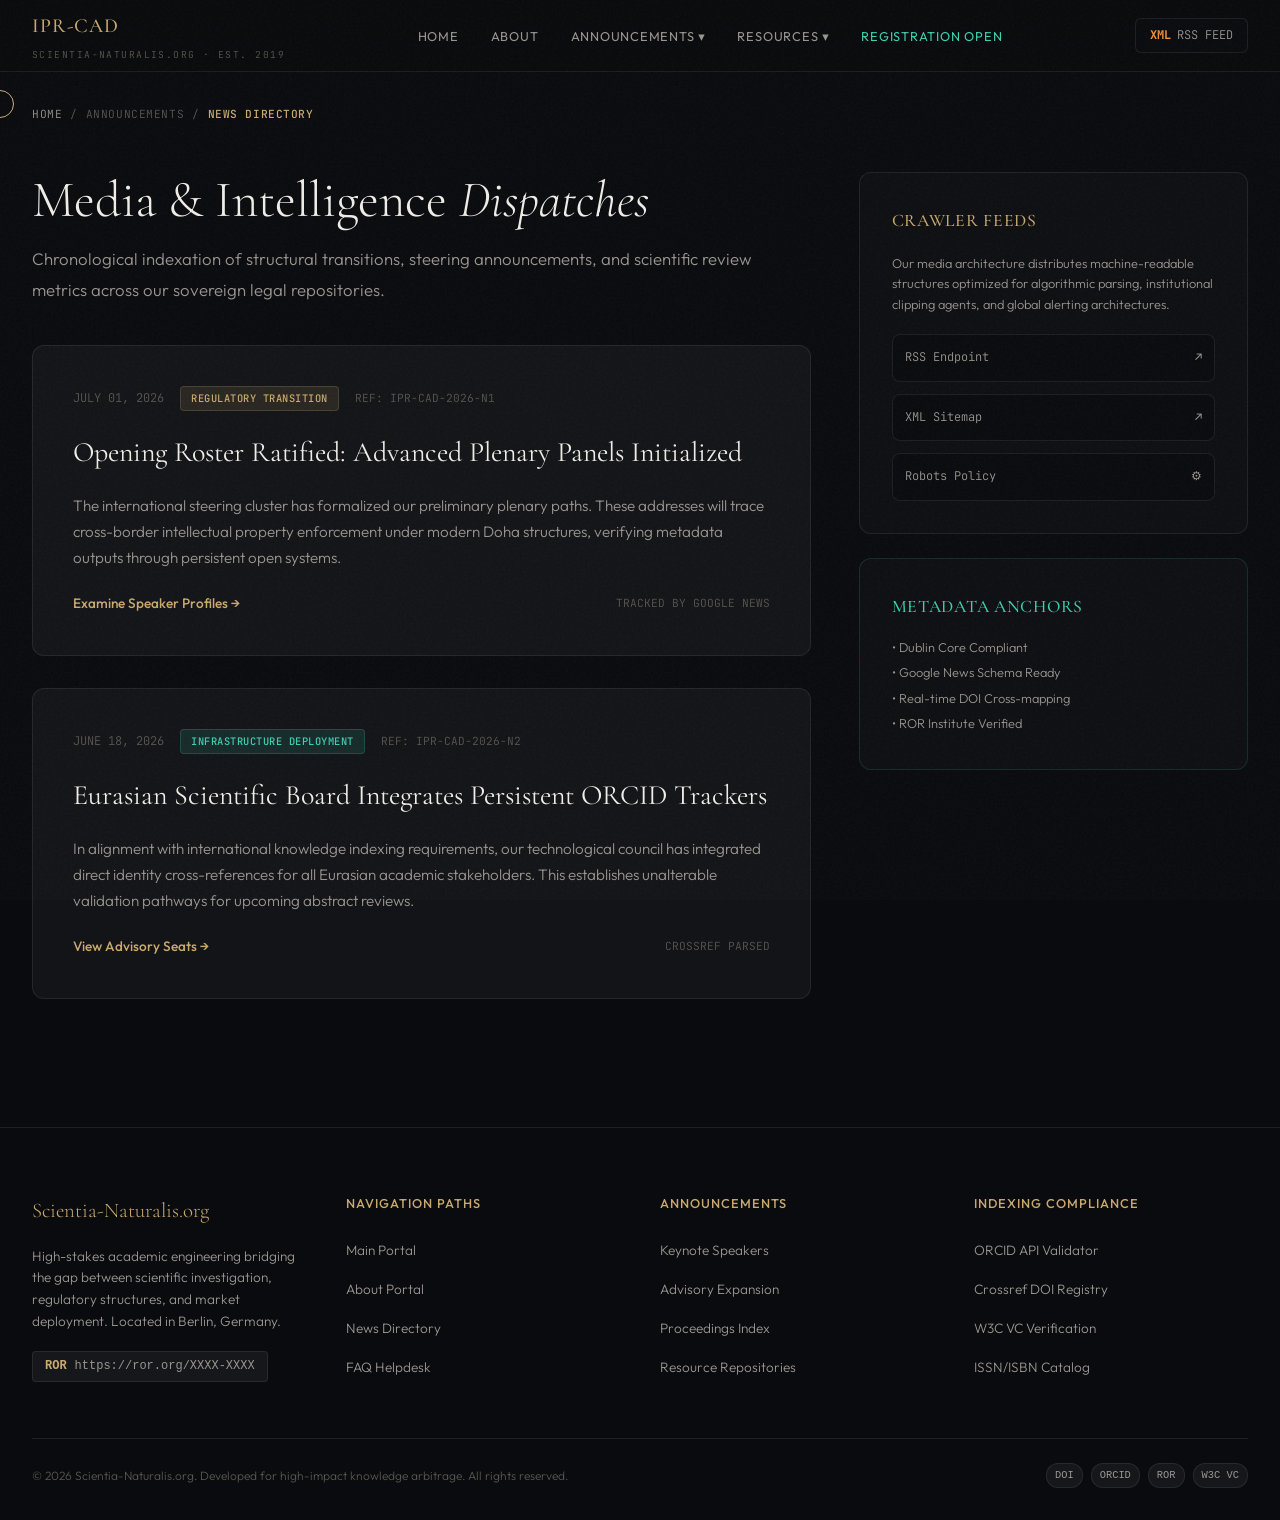
<file: news.html>
<!DOCTYPE html>
<html lang="en">
<head>
<meta charset="UTF-8">
<meta name="viewport" content="width=device-width, initial-scale=1.0">
<title>News Directory &amp; Regulatory Tracking Hub | IPR-CAD International Scientific Conference</title>
<meta name="description" content="Official media and news intelligence room for the VII IPR-CAD International Scientific Conference. Real-time dispatches on the Doha Declaration paradigm, open-access policy developments, and global research metrics.">
<meta name="keywords" content="IPR news, Doha Declaration updates, regulatory tracking, open access announcements, crossref dispatches, ORCID infrastructure, scholarly media hub, Scientia-Naturalis, academic journalism, Berlin policy analytics">
<meta name="robots" content="index, follow, max-image-preview:large, max-snippet:-1, max-video-preview:-1">
<meta property="og:title" content="News Intelligence Directory — IPR-CAD VII">
<meta property="og:description" content="Access live institutional notifications, peer-review milestones, and Eurasian intellectual property tracking updates via our media architecture.">
<meta property="og:type" content="website">
<link rel="canonical" href="https://ipr-cad.scientia-naturalis.org/news.html">

<!-- Autodiscovery Feeds & Search Engine Mapping -->
<link rel="alternate" type="application/rss+xml" title="IPR-CAD Live News Feed" href="rss.xml">
<link rel="sitemap" type="application/xml" title="Sitemap" href="sitemap.xml">

<!-- Structured Data for NewsMediaOrganization & NewsHub Page -->
<script type="application/ld+json">
{
  "@context": "https://schema.org",
  "@graph": [
    {
      "@type": "WebPage",
      "@id": "https://ipr-cad.scientia-naturalis.org/news.html#webpage",
      "url": "https://ipr-cad.scientia-naturalis.org/news.html",
      "name": "News & Media Hub - IPR-CAD VII",
      "description": "Chronological directory of scientific, regulatory, and institutional news surrounding intellectual property rights and climate data translation.",
      "breadcrumb": {
        "@type": "BreadcrumbList",
        "itemListElement": [{
          "@type": "ListItem",
          "position": 1,
          "name": "Home",
          "item": "https://ipr-cad.scientia-naturalis.org"
        },{
          "@type": "ListItem",
          "position": 2,
          "name": "News Directory",
          "item": "https://ipr-cad.scientia-naturalis.org/news.html"
        }]
      }
    },
    {
      "@type": "CollectionPage",
      "@id": "https://ipr-cad.scientia-naturalis.org/news.html#collection",
      "isPartOf": {"@id": "https://ipr-cad.scientia-naturalis.org/news.html#webpage"},
      "headline": "IPR-CAD Scientific Intelligence Room"
    }
  ]
}
</script>

<link rel="preconnect" href="https://fonts.googleapis.com">
<link rel="preconnect" href="https://fonts.gstatic.com" crossorigin>
<link href="https://fonts.googleapis.com/css2?family=Cormorant+Garamond:ital,wght@0,300;0,400;0,500;0,600;1,300;1,400&family=JetBrains+Mono:wght@300;400;500&family=Outfit:wght@300;400;500;600&display=swap" rel="stylesheet">

<style>
  /* ===== SHARED DESIGN SYSTEM CONSTANTS ===== */
  :root {
    --col-bg:        #0a0b0e;
    --col-surface:   #0f1117;
    --col-glass:     rgba(255,255,255,0.04);
    --col-glass-hov: rgba(255,255,255,0.07);
    --col-border:    rgba(255,255,255,0.08);
    --col-border-md: rgba(255,255,255,0.14);
    --col-gold:      #c9a96e;
    --col-gold-dim:  rgba(201,169,110,0.12);
    --col-teal:      #3ecfb0;
    --col-teal-dim:  rgba(62,207,176,0.12);
    --col-text-1:    #f0ede8;
    --col-text-2:    #9a9590;
    --col-text-3:    #5a5650;
    --radius-sm:     8px;
    --radius-md:     12px;
    --radius-lg:     24px;
    --ease:          cubic-bezier(0.23, 1, 0.32, 1);
    --dur:           400ms;
    --font-serif:    'Cormorant Garamond', Georgia, serif;
    --font-mono:     'JetBrains Mono', monospace;
    --font-sans:     'Outfit', system-ui, sans-serif;
    --shadow-full:   0 1px 2px rgba(0,0,0,0.1), 0 4px 8px rgba(0,0,0,0.12), 0 16px 48px rgba(0,0,0,0.18);
  }

  /* ===== BASE SYSTEM WRAPPERS ===== */
  *, *::before, *::after { box-sizing: border-box; margin: 0; padding: 0; }
  html { scroll-behavior: smooth; }
  body {
    background: var(--col-bg);
    color: var(--col-text-1);
    font-family: var(--font-sans);
    font-weight: 300;
    line-height: 1.8;
    cursor: none;
    overflow-x: hidden;
  }
  a { color: inherit; text-decoration: none; }

  /* Custom Interactive Cursor Elements */
  #cursor {
    position: fixed; width: 28px; height: 28px; border: 1.5px solid var(--col-gold);
    border-radius: 50%; pointer-events: none; z-index: 9999; transform: translate(-50%, -50%);
    mix-blend-mode: screen; transition: width var(--dur) var(--ease), height var(--dur) var(--ease), border-color var(--dur) var(--ease);
  }
  #cursor.hover { width: 56px; height: 56px; border-color: var(--col-teal); opacity: 0.7; }
  
  #grain {
    position: fixed; inset: 0; pointer-events: none; z-index: 1000; opacity: 0.035;
    background-image: url("data:image/svg+xml,%3Csvg viewBox='0 0 512 512' xmlns='http://www.w3.org/2000/svg'%3E%3Cfilter id='n'%3E%3CfeTurbulence type='fractalNoise' baseFrequency='0.75' numOctaves='4' /%3E%3C/filter%3E%3Crect width='100%25' height='100%25' filter='url(%23n)'/%3E%3C/svg%3E");
  }

  /* ===== NAVIGATION & BREADCRUMBS ===== */
  .container { max-width: 1280px; margin: 0 auto; padding: 0 32px; }
  
  nav { position: fixed; top: 0; left: 0; right: 0; z-index: 500; padding: 0 32px; display: flex; align-items: center; justify-content: space-between; height: 72px; background: rgba(10,11,14,0.85); backdrop-filter: blur(20px); border-bottom: 0.5px solid var(--col-border); }
  .nav-logo { display: flex; flex-direction: column; gap: 2px; }
  .nav-logo-title { font-family: var(--font-serif); font-size: 1.25rem; font-weight: 500; letter-spacing: 0.05em; color: var(--col-gold); }
  .nav-logo-sub { font-family: var(--font-mono); font-size: 0.6rem; letter-spacing: 0.15em; color: var(--col-text-3); text-transform: uppercase; }
  .nav-links { display: flex; align-items: center; gap: 32px; list-style: none; }
  .nav-links a { font-size: 0.8rem; font-weight: 400; letter-spacing: 0.06em; color: var(--col-text-2); text-transform: uppercase; transition: color var(--dur) var(--ease); }
  .nav-links a:hover { color: var(--col-gold); }
  .nav-links li { position: relative; }
  .dropdown-menu { position: absolute; top: 100%; left: 50%; transform: translateX(-50%) translateY(10px); background: #0f1117; border: 0.5px solid var(--col-border-md); border-radius: var(--radius-sm); padding: 12px 0; min-width: 220px; list-style: none; opacity: 0; visibility: hidden; transition: all 0.3s var(--ease); box-shadow: var(--shadow-full); }
  .nav-links li:hover .dropdown-menu { opacity: 1; visibility: visible; transform: translateX(-50%) translateY(0); }
  .dropdown-menu a { display: block; padding: 8px 20px; font-size: 0.75rem; text-align: left; }
  .dropdown-menu a:hover { background: var(--col-glass-hov); color: var(--col-gold); }

  .breadcrumbs { display: flex; align-items: center; gap: 8px; list-style: none; margin-top: 104px; padding: 0 32px; }
  .breadcrumbs li { font-family: var(--font-mono); font-size: 0.7rem; text-transform: uppercase; letter-spacing: 0.05em; color: var(--col-text-3); }
  .breadcrumbs a { color: var(--col-text-2); transition: color 0.2s; }
  .breadcrumbs a:hover { color: var(--col-gold); }
  .breadcrumbs li::after { content: '/'; margin-left: 8px; color: var(--col-text-3); }
  .breadcrumbs li:last-child::after { content: ''; }
  .breadcrumbs li:last-child { color: var(--col-gold); font-weight: 500; }

  /* ===== NEWS HUB ARCHITECTURE ===== */
  .news-grid { display: grid; grid-template-columns: 2fr 1fr; gap: 48px; margin-top: 48px; margin-bottom: 96px; }
  .article-card { background: var(--col-glass); border: 0.5px solid var(--col-border); border-radius: var(--radius-md); padding: 40px; margin-bottom: 32px; transition: all var(--dur) var(--ease); display: block; }
  .article-card:hover { background: var(--col-glass-hov); border-color: var(--col-gold); transform: translateY(-2px); box-shadow: var(--shadow-full); }
  
  .meta-row { display: flex; align-items: center; gap: 16px; margin-bottom: 16px; flex-wrap: wrap; }
  .date-badge { font-family: var(--font-mono); font-size: 0.75rem; color: var(--col-text-3); }
  .tag { display: inline-flex; align-items: center; padding: 2px 10px; border-radius: 4px; font-family: var(--font-mono); font-size: 0.65rem; font-weight: 500; text-transform: uppercase; letter-spacing: 0.05em; }
  .tag-policy { background: var(--col-gold-dim); border: 0.5px solid rgba(201,169,110,0.2); color: var(--col-gold); }
  .tag-infrastructure { background: var(--col-teal-dim); border: 0.5px solid rgba(62,207,176,0.2); color: var(--col-teal); }
  
  /* Sidebar Panels */
  .sidebar-box { background: rgba(255,255,255,0.02); border: 0.5px solid var(--col-border); border-radius: var(--radius-md); padding: 32px; margin-bottom: 24px; }
  .syndication-link { display: flex; align-items: center; justify-content: space-between; padding: 12px; border-radius: var(--radius-sm); border: 0.5px solid var(--col-border); background: var(--col-bg); font-family: var(--font-mono); font-size: 0.75rem; color: var(--col-text-2); transition: all 0.2s; }
  .syndication-link:hover { border-color: var(--col-gold); color: var(--col-gold); }

  @media (max-width: 992px) { .news-grid { grid-template-columns: 1fr; gap: 40px; } .breadcrumbs { margin-top: 96px; } .nav-links { display: none; } }
</style>
</head>
<body>

<div id="cursor"></div>
<div id="grain"></div>

<!-- ===== GLOBAL STICKY NAVIGATION BAR ===== -->
<nav>
  <div class="nav-logo">
    <span class="nav-logo-title" style="cursor:pointer;" onclick="window.location.href='index.html'">IPR-CAD</span>
    <span class="nav-logo-sub">Scientia-Naturalis.org · Est. 2019</span>
  </div>
  <ul class="nav-links">
    <li><a href="index.html">Home</a></li>
    <li><a href="about.html">About</a></li>
    <li>
      <a href="#">Announcements ▾</a>
      <ul class="dropdown-menu">
        <li><a href="news.html" style="color: var(--col-gold);">Latest News</a></li>
        <li><a href="keynote-announced.html">Keynote Speakers</a></li>
        <li><a href="advisory-board-expanded.html">Advisory Board</a></li>
      </ul>
    </li>
    <li>
      <a href="#">Resources ▾</a>
      <ul class="dropdown-menu">
        <li><a href="conference-proceedings.html">Conference Proceedings</a></li>
        <li><a href="conference-resources.html">Academic Resources</a></li>
        <li><a href="faq.html">FAQ Cluster</a></li>
      </ul>
    </li>
    <li><a href="registration-open.html" style="color: var(--col-teal);">Registration Open</a></li>
  </ul>
  <div>
    <a href="rss.xml" target="_blank" class="syndication-link" style="padding: 6px 14px; border-radius: 6px;">
      <span style="color:#f29339; font-weight:bold; margin-right:6px;">XML</span> RSS FEED
    </a>
  </div>
</nav>

<!-- ===== BREADCRUMBS ===== -->
<ul class="breadcrumbs container">
  <li><a href="index.html">Home</a></li>
  <li>Announcements</li>
  <li>News Directory</li>
</ul>

<!-- ===== NEWS ARCHITECTURE ENGINE ===== -->
<main class="container news-grid">
  
  <!-- Left Side: News Stream -->
  <section>
    <div style="margin-bottom: 40px;">
      <h1 style="font-family: var(--font-serif); font-size: clamp(2.2rem, 4vw, 3.8rem); font-weight: 300; line-height: 1.1; margin-bottom: 16px;">
        Media &amp; Intelligence <em>Dispatches</em>
      </h1>
      <p style="color: var(--col-text-2); font-size: 1.05rem; font-weight: 300;">
        Chronological indexation of structural transitions, steering announcements, and scientific review metrics across our sovereign legal repositories.
      </p>
    </div>

    <!-- Article 1 -->
    <article class="article-card">
      <div class="meta-row">
        <span class="date-badge">JULY 01, 2026</span>
        <span class="tag tag-policy">Regulatory Transition</span>
        <span style="font-family: var(--font-mono); font-size: 0.7rem; color: var(--col-text-3);">REF: IPR-CAD-2026-N1</span>
      </div>
      <h2 style="font-family: var(--font-serif); font-size: 1.75rem; font-weight: 400; color: var(--col-text-1); margin-bottom: 16px;">
        <a href="keynote-announced.html">Opening Roster Ratified: Advanced Plenary Panels Initialized</a>
      </h2>
      <p style="color: var(--col-text-2); font-size: 0.95rem; margin-bottom: 20px; line-height: 1.7;">
        The international steering cluster has formalized our preliminary plenary paths. These addresses will trace cross-border intellectual property enforcement under modern Doha structures, verifying metadata outputs through persistent open systems.
      </p>
      <div style="display:flex; justify-content:space-between; align-items:center;">
        <a href="keynote-announced.html" style="font-size:0.85rem; color:var(--col-gold); font-weight:500;">Examine Speaker Profiles →</a>
        <span style="font-family: var(--font-mono); font-size:0.7rem; color:var(--col-text-3);">TRACKED BY GOOGLE NEWS</span>
      </div>
    </article>

    <!-- Article 2 -->
    <article class="article-card">
      <div class="meta-row">
        <span class="date-badge">JUNE 18, 2026</span>
        <span class="tag tag-infrastructure">Infrastructure Deployment</span>
        <span style="font-family: var(--font-mono); font-size: 0.7rem; color: var(--col-text-3);">REF: IPR-CAD-2026-N2</span>
      </div>
      <h2 style="font-family: var(--font-serif); font-size: 1.75rem; font-weight: 400; color: var(--col-text-1); margin-bottom: 16px;">
        <a href="advisory-board-expanded.html">Eurasian Scientific Board Integrates Persistent ORCID Trackers</a>
      </h2>
      <p style="color: var(--col-text-2); font-size: 0.95rem; margin-bottom: 20px; line-height: 1.7;">
        In alignment with international knowledge indexing requirements, our technological council has integrated direct identity cross-references for all Eurasian academic stakeholders. This establishes unalterable validation pathways for upcoming abstract reviews.
      </p>
      <div style="display:flex; justify-content:space-between; align-items:center;">
        <a href="advisory-board-expanded.html" style="font-size:0.85rem; color:var(--col-gold); font-weight:500;">View Advisory Seats →</a>
        <span style="font-family: var(--font-mono); font-size:0.7rem; color:var(--col-text-3);">CROSSREF PARSED</span>
      </div>
    </article>

  </section>

  <!-- Right Side: Indexing Sidebar -->
  <aside>
    
    <!-- Indexing Compliance Box -->
    <div class="sidebar-box">
      <h3 style="font-family: var(--font-serif); font-size: 1.1rem; font-weight: 500; color: var(--col-gold); margin-bottom: 16px; text-transform: uppercase; letter-spacing: 0.04em;">Crawler Feeds</h3>
      <p style="font-size: 0.8rem; color: var(--col-text-2); margin-bottom: 20px; line-height: 1.6;">
        Our media architecture distributes machine-readable structures optimized for algorithmic parsing, institutional clipping agents, and global alerting architectures.
      </p>
      <div style="display: flex; flex-direction: column; gap: 12px;">
        <a href="rss.xml" class="syndication-link"><span>RSS Endpoint</span> <span>↗</span></a>
        <a href="sitemap.xml" class="syndication-link"><span>XML Sitemap</span> <span>↗</span></a>
        <a href="robots.txt" class="syndication-link"><span>Robots Policy</span> <span>⚙</span></a>
      </div>
    </div>

    <!-- Core Metadata References -->
    <div class="sidebar-box" style="border-color: rgba(62,207,176,0.15);">
      <h3 style="font-family: var(--font-serif); font-size: 1.1rem; font-weight: 500; color: var(--col-teal); margin-bottom: 12px; text-transform: uppercase; letter-spacing: 0.04em;">Metadata Anchors</h3>
      <ul style="list-style: none; padding: 0; font-size: 0.8rem; color: var(--col-text-2); line-height: 2;">
        <li>• Dublin Core Compliant</li>
        <li>• Google News Schema Ready</li>
        <li>• Real-time DOI Cross-mapping</li>
        <li>• ROR Institute Verified</li>
      </ul>
    </div>

  </aside>
</main>

<!-- ===== COMPLIANT METADATA-ALIGNED FOOTER ===== -->
<footer style="background: #0a0b0e; border-top: 0.5px solid rgba(255, 255, 255, 0.08); padding: 64px 32px 32px; font-family: 'Outfit', sans-serif;">
  <div style="display: grid; grid-template-columns: repeat(auto-fit, minmax(220px, 1fr)); gap: 40px; max-width: 1280px; margin: 0 auto 48px;">
    <div>
      <div style="font-family: 'Cormorant Garamond', Georgia, serif; font-size: 1.3rem; color: #c9a96e; margin-bottom: 16px;">Scientia-Naturalis.org</div>
      <p style="font-size: 0.85rem; color: #9a9590; line-height: 1.6; margin-bottom: 16px;">High-stakes academic engineering bridging the gap between scientific investigation, regulatory structures, and market deployment. Located in Berlin, Germany.</p>
      <div style="display: inline-flex; background: rgba(255,255,255,0.05); border: 0.5px solid rgba(255,255,255,0.08); padding: 4px 12px; border-radius: 4px; font-family: monospace; font-size: 0.75rem; color: #9a9590;">
        <span style="color: #c9a96e; margin-right: 8px; font-weight: bold;">ROR</span> https://ror.org/XXXX-XXXX
      </div>
    </div>
    <div>
      <div style="font-size: 0.8rem; font-weight: 500; text-transform: uppercase; color: #c9a96e; margin-bottom: 20px; letter-spacing: 0.08em;">Navigation Paths</div>
      <ul style="list-style: none; padding: 0; margin: 0;">
        <li style="margin-bottom: 10px;"><a href="index.html" style="font-size: 0.85rem; color: #9a9590;">Main Portal</a></li>
        <li style="margin-bottom: 10px;"><a href="about.html" style="font-size: 0.85rem; color: #9a9590;">About Portal</a></li>
        <li style="margin-bottom: 10px;"><a href="news.html" style="font-size: 0.85rem; color: #9a9590;">News Directory</a></li>
        <li style="margin-bottom: 10px;"><a href="faq.html" style="font-size: 0.85rem; color: #9a9590;">FAQ Helpdesk</a></li>
      </ul>
    </div>
    <div>
      <div style="font-size: 0.8rem; font-weight: 500; text-transform: uppercase; color: #c9a96e; margin-bottom: 20px; letter-spacing: 0.08em;">Announcements</div>
      <ul style="list-style: none; padding: 0; margin: 0;">
        <li style="margin-bottom: 10px;"><a href="keynote-announced.html" style="font-size: 0.85rem; color: #9a9590;">Keynote Speakers</a></li>
        <li style="margin-bottom: 10px;"><a href="advisory-board-expanded.html" style="font-size: 0.85rem; color: #9a9590;">Advisory Expansion</a></li>
        <li style="margin-bottom: 10px;"><a href="conference-proceedings.html" style="font-size: 0.85rem; color: #9a9590;">Proceedings Index</a></li>
        <li style="margin-bottom: 10px;"><a href="conference-resources.html" style="font-size: 0.85rem; color: #9a9590;">Resource Repositories</a></li>
      </ul>
    </div>
    <div>
      <div style="font-size: 0.8rem; font-weight: 500; text-transform: uppercase; color: #c9a96e; margin-bottom: 20px; letter-spacing: 0.08em;">Indexing Compliance</div>
      <ul style="list-style: none; padding: 0; margin: 0;">
        <li style="margin-bottom: 10px;"><a href="#" style="font-size: 0.85rem; color: #9a9590;">ORCID API Validator</a></li>
        <li style="margin-bottom: 10px;"><a href="#" style="font-size: 0.85rem; color: #9a9590;">Crossref DOI Registry</a></li>
        <li style="margin-bottom: 10px;"><a href="#" style="font-size: 0.85rem; color: #9a9590;">W3C VC Verification</a></li>
        <li style="margin-bottom: 10px;"><a href="#" style="font-size: 0.85rem; color: #9a9590;">ISSN/ISBN Catalog</a></li>
      </ul>
    </div>
  </div>
  <div style="border-top: 0.5px solid rgba(255, 255, 255, 0.08); padding-top: 24px; max-width: 1280px; margin: 0 auto; display: flex; justify-content: space-between; align-items: center; flex-wrap: wrap; gap: 16px;">
    <span style="font-size: 0.75rem; color: #5a5650;">© 2026 Scientia-Naturalis.org. Developed for high-impact knowledge arbitrage. All rights reserved.</span>
    <div style="display: flex; gap: 8px;">
      <span style="background: rgba(255,255,255,0.05); color: #9a9590; border: 0.5px solid rgba(255,255,255,0.08); padding: 2px 8px; border-radius: 12px; font-size: 0.65rem; font-family: monospace;">DOI</span>
      <span style="background: rgba(255,255,255,0.05); color: #9a9590; border: 0.5px solid rgba(255,255,255,0.08); padding: 2px 8px; border-radius: 12px; font-size: 0.65rem; font-family: monospace;">ORCID</span>
      <span style="background: rgba(255,255,255,0.05); color: #9a9590; border: 0.5px solid rgba(255,255,255,0.08); padding: 2px 8px; border-radius: 12px; font-size: 0.65rem; font-family: monospace;">ROR</span>
      <span style="background: rgba(255,255,255,0.05); color: #9a9590; border: 0.5px solid rgba(255,255,255,0.08); padding: 2px 8px; border-radius: 12px; font-size: 0.65rem; font-family: monospace;">W3C VC</span>
    </div>
  </div>
</footer>

<script>
  const cursor = document.getElementById('cursor');
  document.addEventListener('mousemove', e => { cursor.style.left = e.clientX + 'px'; cursor.style.top = e.clientY + 'px'; });
  document.querySelectorAll('a, button, select, input, textarea').forEach(el => {
    el.addEventListener('mouseenter', () => cursor.classList.add('hover'));
    el.addEventListener('mouseleave', () => cursor.classList.remove('hover'));
  });
</script>
</body>
</html>
</file>
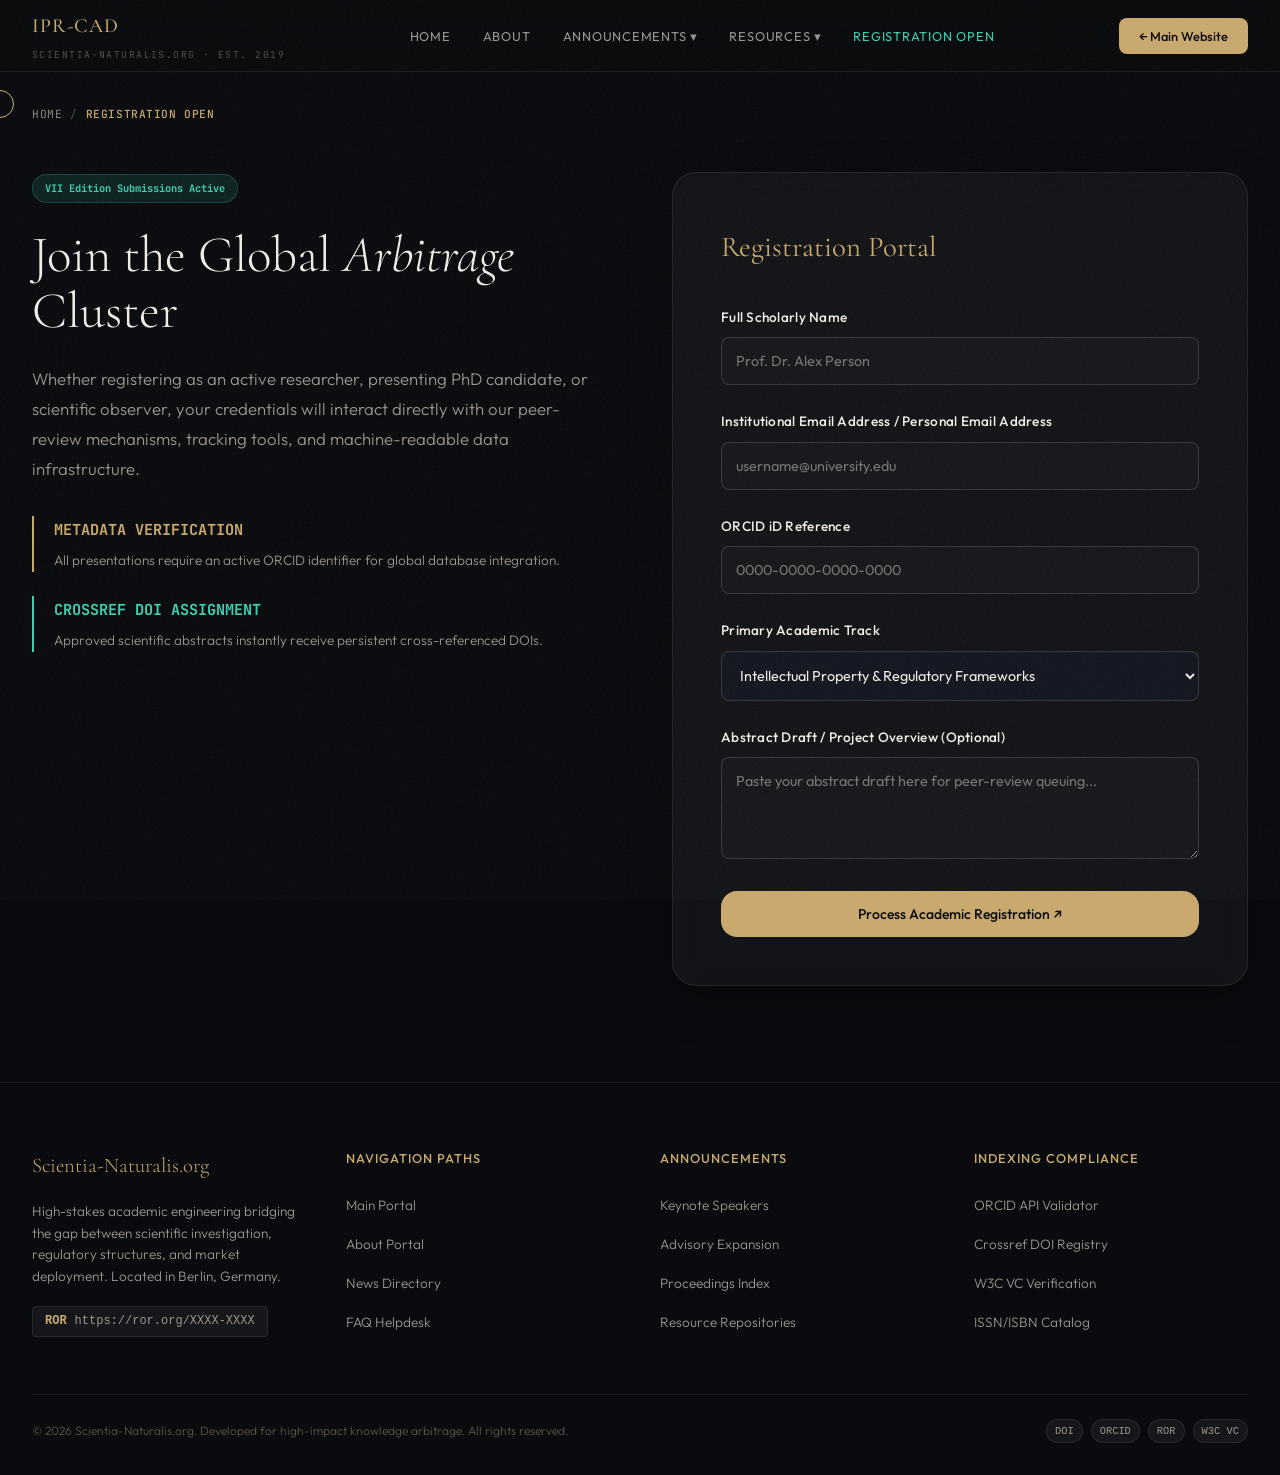
<file: registration-open.html>
<!DOCTYPE html>
<html lang="en">
<head>
<meta charset="UTF-8">
<meta name="viewport" content="width=device-width, initial-scale=1.0">
<title>Registration &amp; Submission Hub | IPR-CAD International Scientific Conference</title>
<meta name="description" content="Secure registration and abstract submission portal for the VII IPR-CAD International Scientific Conference. Specialized gateways for PhD students, senior researchers, and institutional observers. Open Access peer-reviewed credentials.">
<meta name="keywords" content="conference registration, abstract submission, academic registration, PhD abstract submission, peer-reviewed, DOI assignment, ORCID validator, ROR credentials, open access publishing, Scientia-Naturalis, Berlin, hybrid conference registration">
<meta name="robots" content="index, follow">
<meta property="og:title" content="Registration &amp; Submission Portal — IPR-CAD VII">
<meta property="og:description" content="Register or submit your abstract for the VII IPR-CAD International Scientific Conference. Secure your credentialing paths (DOI, ORCID, ISBN/ISSN). Remote and hybrid access options available.">
<meta property="og:type" content="website">
<link rel="canonical" href="https://ipr-cad.scientia-naturalis.org/registration-open.html">

<link rel="alternate" type="application/rss+xml" title="IPR-CAD Conference Updates RSS" href="rss.xml">
<link rel="sitemap" type="application/xml" title="Sitemap" href="sitemap.xml">

<script type="application/ld+json">
{
  "@context": "https://schema.org",
  "@type": "WebPage",
  "@id": "https://ipr-cad.scientia-naturalis.org/registration-open.html#webpage",
  "url": "https://ipr-cad.scientia-naturalis.org/registration-open.html",
  "name": "Registration & Submission Portal - IPR-CAD VII",
  "description": "The dedicated secure registration workflow and peer-review portal for abstract submission to the IPR-CAD conference.",
  "breadcrumb": {
    "@type": "BreadcrumbList",
    "itemListElement": [{
      "@type": "ListItem",
      "position": 1,
      "name": "Home",
      "item": "https://ipr-cad.scientia-naturalis.org"
    },{
      "@type": "ListItem",
      "position": 2,
      "name": "Registration Open",
      "item": "https://ipr-cad.scientia-naturalis.org/registration-open.html"
    }]
  },
  "mainEntity": {
    "@type": "Offer",
    "priceCurrency": "EUR",
    "price": "0.00",
    "availability": "https://schema.org/InStock",
    "validFrom": "2026-01-01"
  }
}
</script>

<link rel="preconnect" href="https://fonts.googleapis.com">
<link rel="preconnect" href="https://fonts.gstatic.com" crossorigin>
<link href="https://fonts.googleapis.com/css2?family=Cormorant+Garamond:ital,wght@0,300;0,400;0,500;0,600;1,300;1,400&family=JetBrains+Mono:wght@300;400;500&family=Outfit:wght@300;400;500;600&display=swap" rel="stylesheet">

<style>
  /* ===== SHARED DESIGN SYSTEM CONSTANTS ===== */
  :root {
    --col-bg:        #0a0b0e;
    --col-surface:   #0f1117;
    --col-glass:     rgba(255,255,255,0.04);
    --col-glass-hov: rgba(255,255,255,0.07);
    --col-border:    rgba(255,255,255,0.08);
    --col-border-md: rgba(255,255,255,0.14);
    --col-gold:      #c9a96e;
    --col-gold-dim:  rgba(201,169,110,0.15);
    --col-gold-glow: rgba(201,169,110,0.06);
    --col-teal:      #3ecfb0;
    --col-teal-dim:  rgba(62,207,176,0.12);
    --col-text-1:    #f0ede8;
    --col-text-2:    #9a9590;
    --col-text-3:    #5a5650;
    --radius-sm:     8px;
    --radius-md:     16px;
    --radius-lg:     24px;
    --ease:          cubic-bezier(0.23, 1, 0.32, 1);
    --dur:           400ms;
    --font-serif:    'Cormorant Garamond', Georgia, serif;
    --font-mono:     'JetBrains Mono', monospace;
    --font-sans:     'Outfit', system-ui, sans-serif;
    --shadow-full:   0 1px 2px rgba(0,0,0,0.1), 0 4px 8px rgba(0,0,0,0.12), 0 16px 48px rgba(0,0,0,0.18);
  }

  /* ===== BASE & CORE WRAPPERS ===== */
  *, *::before, *::after { box-sizing: border-box; margin: 0; padding: 0; }
  html { scroll-behavior: smooth; }
  body {
    background: var(--col-bg);
    color: var(--col-text-1);
    font-family: var(--font-sans);
    font-weight: 300;
    line-height: 1.8;
    cursor: none;
    overflow-x: hidden;
  }
  a { color: inherit; text-decoration: none; }

  /* Custom Cursor Elements */
  #cursor {
    position: fixed; width: 28px; height: 28px; border: 1.5px solid var(--col-gold);
    border-radius: 50%; pointer-events: none; z-index: 9999; transform: translate(-50%, -50%);
    mix-blend-mode: screen; transition: width var(--dur) var(--ease), height var(--dur) var(--ease), border-color var(--dur) var(--ease);
  }
  #cursor.hover { width: 56px; height: 56px; border-color: var(--col-teal); opacity: 0.7; }
  
  #grain {
    position: fixed; inset: 0; pointer-events: none; z-index: 1000; opacity: 0.035;
    background-image: url("data:image/svg+xml,%3Csvg viewBox='0 0 512 512' xmlns='http://www.w3.org/2000/svg'%3E%3Cfilter id='n'%3E%3CfeTurbulence type='fractalNoise' baseFrequency='0.75' numOctaves='4' /%3E%3C/filter%3E%3Crect width='100%25' height='100%25' filter='url(%23n)'/%3E%3C/svg%3E");
  }

  /* ===== TYPOGRAPHY & LAYOUT ===== */
  .container { max-width: 1280px; margin: 0 auto; padding: 0 32px; }
  .label-mono { font-family: var(--font-mono); font-size: 0.75rem; letter-spacing: 0.12em; text-transform: uppercase; color: var(--col-gold); }
  
  /* Breadcrumbs Styling */
  .breadcrumbs { display: flex; align-items: center; gap: 8px; list-style: none; margin-top: 104px; padding: 0 32px; }
  .breadcrumbs li { font-family: var(--font-mono); font-size: 0.7rem; text-transform: uppercase; letter-spacing: 0.05em; color: var(--col-text-3); }
  .breadcrumbs a { color: var(--col-text-2); transition: color 0.2s; }
  .breadcrumbs a:hover { color: var(--col-gold); }
  .breadcrumbs li::after { content: '/'; margin-left: 8px; color: var(--col-text-3); }
  .breadcrumbs li:last-child::after { content: ''; }
  .breadcrumbs li:last-child { color: var(--col-gold); font-weight: 500; }

  /* ===== DROPDOWN NAV CONFIGURATION ===== */
  nav { position: fixed; top: 0; left: 0; right: 0; z-index: 500; padding: 0 32px; display: flex; align-items: center; justify-content: space-between; height: 72px; background: rgba(10,11,14,0.85); backdrop-filter: blur(20px); border-bottom: 0.5px solid var(--col-border); }
  .nav-logo { display: flex; flex-direction: column; gap: 2px; }
  .nav-logo-title { font-family: var(--font-serif); font-size: 1.25rem; font-weight: 500; letter-spacing: 0.05em; color: var(--col-gold); }
  .nav-logo-sub { font-family: var(--font-mono); font-size: 0.6rem; letter-spacing: 0.15em; color: var(--col-text-3); text-transform: uppercase; }
  .nav-links { display: flex; align-items: center; gap: 32px; list-style: none; }
  .nav-links a { font-size: 0.8rem; font-weight: 400; letter-spacing: 0.06em; color: var(--col-text-2); text-transform: uppercase; transition: color var(--dur) var(--ease); }
  .nav-links a:hover { color: var(--col-gold); }
  .nav-links li { position: relative; }
  .dropdown-menu { position: absolute; top: 100%; left: 50%; transform: translateX(-50%) translateY(10px); background: #0f1117; border: 0.5px solid var(--col-border-md); border-radius: var(--radius-sm); padding: 12px 0; min-width: 220px; list-style: none; opacity: 0; visibility: hidden; transition: all 0.3s var(--ease); box-shadow: var(--shadow-full); }
  .nav-links li:hover .dropdown-menu { opacity: 1; visibility: visible; transform: translateX(-50%) translateY(0); }
  .dropdown-menu a { display: block; padding: 8px 20px; font-size: 0.75rem; text-align: left; }
  .dropdown-menu a:hover { background: var(--col-glass-hov); color: var(--col-gold); }

  /* ===== HUB & GLASS FORMS ===== */
  .grid-split { display: grid; grid-template-columns: 1fr 1fr; gap: 64px; margin-top: 48px; margin-bottom: 96px; }
  .portal-panel { background: var(--col-glass); border: 0.5px solid var(--col-border); border-radius: var(--radius-lg); backdrop-filter: blur(12px); padding: 48px; box-shadow: var(--shadow-full); }
  
  .form-group { margin-bottom: 24px; display: flex; flex-direction: column; gap: 8px; }
  .form-group label { font-family: var(--font-sans); font-size: 0.85rem; font-weight: 500; color: var(--col-text-1); letter-spacing: 0.02em; }
  .form-control { background: rgba(255,255,255,0.02); border: 0.5px solid var(--col-border-md); border-radius: var(--radius-sm); padding: 14px; color: var(--col-text-1); font-family: var(--font-sans); font-size: 0.9rem; transition: all var(--dur) var(--ease); }
  .form-control:focus { outline: none; border-color: var(--col-gold); background: rgba(255,255,255,0.04); }
  
  .btn { display: inline-flex; align-items: center; justify-content: center; gap: 8px; padding: 14px 28px; border-radius: var(--radius-md); font-family: var(--font-sans); font-size: 0.875rem; font-weight: 500; transition: all var(--dur) var(--ease); cursor: none; width: 100%; border: none; }
  .btn-primary { background: var(--col-gold); color: #0a0b0e; }
  .btn-primary:hover { background: #d4b47e; transform: translateY(-2px); box-shadow: 0 0 32px rgba(201,169,110,0.25); }
  
  .badge { display: inline-flex; align-items: center; padding: 4px 12px; border-radius: 99px; font-family: var(--font-mono); font-size: 0.65rem; font-weight: bold; border: 0.5px solid rgba(62,207,176,0.2); background: var(--col-teal-dim); color: var(--col-teal); }

  @media (max-width: 992px) { .grid-split { grid-template-columns: 1fr; gap: 40px; } .breadcrumbs { margin-top: 96px; } .nav-links { display: none; } }
</style>
</head>
<body>

<div id="cursor"></div>
<div id="grain"></div>

<nav>
  <div class="nav-logo">
    <span class="nav-logo-title" style="cursor:pointer;" onclick="window.location.href='index.html'">IPR-CAD</span>
    <span class="nav-logo-sub">Scientia-Naturalis.org · Est. 2019</span>
  </div>
  <ul class="nav-links">
    <li><a href="index.html">Home</a></li>
    <li><a href="about.html">About</a></li>
    <li>
      <a href="#">Announcements ▾</a>
      <ul class="dropdown-menu">
        <li><a href="news.html">Latest News</a></li>
        <li><a href="keynote-announced.html">Keynote Speakers</a></li>
        <li><a href="advisory-board-expanded.html">Advisory Board</a></li>
      </ul>
    </li>
    <li>
      <a href="#">Resources ▾</a>
      <ul class="dropdown-menu">
        <li><a href="conference-proceedings.html">Conference Proceedings</a></li>
        <li><a href="conference-resources.html">Academic Resources</a></li>
        <li><a href="faq.html">FAQ Cluster</a></li>
      </ul>
    </li>
    <li><a href="registration-open.html" style="color: var(--col-teal);">Registration Open</a></li>
  </ul>
  <div>
    <a href="index.html" class="btn-primary" style="padding: 10px 20px; font-size: 0.8rem; border-radius:8px; font-weight:500; color:#0a0b0e;">← Main Website</a>
  </div>
</nav>

<ul class="breadcrumbs container">
  <li><a href="index.html">Home</a></li>
  <li>Registration Open</li>
</ul>

<main class="container">
  <div class="grid-split">
    
    <div>
      <div style="margin-bottom: 24px;"><span class="badge">VII Edition Submissions Active</span></div>
      <h1 style="font-family: var(--font-serif); font-size: clamp(2.2rem, 4vw, 3.8rem); font-weight: 300; line-height: 1.1; margin-bottom: 24px;">
        Join the Global <em>Arbitrage</em> Cluster
      </h1>
      <p style="color: var(--col-text-2); font-size: 1.05rem; margin-bottom: 32px; font-weight: 300;">
        Whether registering as an active researcher, presenting PhD candidate, or scientific observer, your credentials will interact directly with our peer-review mechanisms, tracking tools, and machine-readable data infrastructure.
      </p>
      
      <div style="display: flex; flex-direction: column; gap: 24px;">
        <div style="border-left: 2px solid var(--col-gold); padding-left: 20px;">
          <h3 style="font-size: 0.95rem; font-family: var(--font-mono); color: var(--col-gold); text-transform: uppercase; margin-bottom: 4px;">Metadata Verification</h3>
          <p style="font-size: 0.85rem; color: var(--col-text-2);">All presentations require an active ORCID identifier for global database integration.</p>
        </div>
        <div style="border-left: 2px solid var(--col-teal); padding-left: 20px;">
          <h3 style="font-size: 0.95rem; font-family: var(--font-mono); color: var(--col-teal); text-transform: uppercase; margin-bottom: 4px;">Crossref DOI Assignment</h3>
          <p style="font-size: 0.85rem; color: var(--col-text-2);">Approved scientific abstracts instantly receive persistent cross-referenced DOIs.</p>
        </div>
      </div>
    </div>

    <div class="portal-panel">
      <h2 style="font-family: var(--font-serif); font-size: 1.8rem; font-weight: 400; margin-bottom: 32px; color: var(--col-gold);">Registration Portal</h2>
      
      <form action="https://docs.google.com/forms/d/e/1FAIpQLSfrjqFWusSThX1n_d_oAZs06P5fDwi09WT523Q_ytiF_i7R9A/formResponse" method="POST">
        
        <div class="form-group">
          <label for="reg-name">Full Scholarly Name</label>
          <input type="text" id="reg-name" name="entry.1030776735" class="form-control" placeholder="Prof. Dr. Alex Person" required>
        </div>

        <div class="form-group">
          <label for="reg-email">Institutional Email Address / Personal Email Address</label>
          <input type="email" id="reg-email" name="entry.1497259648" class="form-control" placeholder="username@university.edu" required>
        </div>

        <div class="form-group">
          <label for="reg-orcid">ORCID iD Reference</label>
          <input type="text" id="reg-orcid" name="entry.73560667" class="form-control" placeholder="0000-0000-0000-0000" required>
        </div>

        <div class="form-group">
          <label for="reg-track">Primary Academic Track</label>
          <select id="reg-track" name="entry.1017415254" class="form-control" style="background: #141721; cursor: pointer;">
            <option value="Intellectual Property &amp; Regulatory Frameworks">Intellectual Property &amp; Regulatory Frameworks</option>
            <option value="Climate Action &amp; Environmental Metrics">Climate Action &amp; Environmental Metrics</option>
            <option value="Doha Declaration System Analysis">Doha Declaration System Analysis</option>
          </select>
        </div>

        <div class="form-group" style="margin-bottom: 32px;">
          <label for="reg-abstract">Abstract Draft / Project Overview (Optional)</label>
          <textarea id="reg-abstract" name="entry.1989471569" class="form-control" rows="4" placeholder="Paste your abstract draft here for peer-review queuing..."></textarea>
        </div>

        <button type="submit" class="btn btn-primary">Process Academic Registration ↗</button>
      </form>
    </div>

  </div>
</main>

<footer style="background: #0a0b0e; border-top: 0.5px solid rgba(255, 255, 255, 0.08); padding: 64px 32px 32px; font-family: 'Outfit', sans-serif;">
  <div style="display: grid; grid-template-columns: repeat(auto-fit, minmax(220px, 1fr)); gap: 40px; max-width: 1280px; margin: 0 auto 48px;">
    <div>
      <div style="font-family: 'Cormorant Garamond', Georgia, serif; font-size: 1.3rem; color: #c9a96e; margin-bottom: 16px;">Scientia-Naturalis.org</div>
      <p style="font-size: 0.85rem; color: #9a9590; line-height: 1.6; margin-bottom: 16px;">High-stakes academic engineering bridging the gap between scientific investigation, regulatory structures, and market deployment. Located in Berlin, Germany.</p>
      <div style="display: inline-flex; background: rgba(255,255,255,0.05); border: 0.5px solid rgba(255,255,255,0.08); padding: 4px 12px; border-radius: 4px; font-family: monospace; font-size: 0.75rem; color: #9a9590;">
        <span style="color: #c9a96e; margin-right: 8px; font-weight: bold;">ROR</span> https://ror.org/XXXX-XXXX
      </div>
    </div>
    <div>
      <div style="font-size: 0.8rem; font-weight: 500; text-transform: uppercase; color: #c9a96e; margin-bottom: 20px; letter-spacing: 0.08em;">Navigation Paths</div>
      <ul style="list-style: none; padding: 0; margin: 0;">
        <li style="margin-bottom: 10px;"><a href="index.html" style="font-size: 0.85rem; color: #9a9590;">Main Portal</a></li>
        <li style="margin-bottom: 10px;"><a href="about.html" style="font-size: 0.85rem; color: #9a9590;">About Portal</a></li>
        <li style="margin-bottom: 10px;"><a href="news.html" style="font-size: 0.85rem; color: #9a9590;">News Directory</a></li>
        <li style="margin-bottom: 10px;"><a href="faq.html" style="font-size: 0.85rem; color: #9a9590;">FAQ Helpdesk</a></li>
      </ul>
    </div>
    <div>
      <div style="font-size: 0.8rem; font-weight: 500; text-transform: uppercase; color: #c9a96e; margin-bottom: 20px; letter-spacing: 0.08em;">Announcements</div>
      <ul style="list-style: none; padding: 0; margin: 0;">
        <li style="margin-bottom: 10px;"><a href="keynote-announced.html" style="font-size: 0.85rem; color: #9a9590;">Keynote Speakers</a></li>
        <li style="margin-bottom: 10px;"><a href="advisory-board-expanded.html" style="font-size: 0.85rem; color: #9a9590;">Advisory Expansion</a></li>
        <li style="margin-bottom: 10px;"><a href="conference-proceedings.html" style="font-size: 0.85rem; color: #9a9590;">Proceedings Index</a></li>
        <li style="margin-bottom: 10px;"><a href="conference-resources.html" style="font-size: 0.85rem; color: #9a9590;">Resource Repositories</a></li>
      </ul>
    </div>
    <div>
      <div style="font-size: 0.8rem; font-weight: 500; text-transform: uppercase; color: #c9a96e; margin-bottom: 20px; letter-spacing: 0.08em;">Indexing Compliance</div>
      <ul style="list-style: none; padding: 0; margin: 0;">
        <li style="margin-bottom: 10px;"><a href="#" style="font-size: 0.85rem; color: #9a9590;">ORCID API Validator</a></li>
        <li style="margin-bottom: 10px;"><a href="#" style="font-size: 0.85rem; color: #9a9590;">Crossref DOI Registry</a></li>
        <li style="margin-bottom: 10px;"><a href="#" style="font-size: 0.85rem; color: #9a9590;">W3C VC Verification</a></li>
        <li style="margin-bottom: 10px;"><a href="#" style="font-size: 0.85rem; color: #9a9590;">ISSN/ISBN Catalog</a></li>
      </ul>
    </div>
  </div>
  <div style="border-top: 0.5px solid rgba(255, 255, 255, 0.08); padding-top: 24px; max-width: 1280px; margin: 0 auto; display: flex; justify-content: space-between; align-items: center; flex-wrap: wrap; gap: 16px;">
    <span style="font-size: 0.75rem; color: #5a5650;">© 2026 Scientia-Naturalis.org. Developed for high-impact knowledge arbitrage. All rights reserved.</span>
    <div style="display: flex; gap: 8px;">
      <span style="background: rgba(255,255,255,0.05); color: #9a9590; border: 0.5px solid rgba(255,255,255,0.08); padding: 2px 8px; border-radius: 12px; font-size: 0.65rem; font-family: monospace;">DOI</span>
      <span style="background: rgba(255,255,255,0.05); color: #9a9590; border: 0.5px solid rgba(255,255,255,0.08); padding: 2px 8px; border-radius: 12px; font-size: 0.65rem; font-family: monospace;">ORCID</span>
      <span style="background: rgba(255,255,255,0.05); color: #9a9590; border: 0.5px solid rgba(255,255,255,0.08); padding: 2px 8px; border-radius: 12px; font-size: 0.65rem; font-family: monospace;">ROR</span>
      <span style="background: rgba(255,255,255,0.05); color: #9a9590; border: 0.5px solid rgba(255,255,255,0.08); padding: 2px 8px; border-radius: 12px; font-size: 0.65rem; font-family: monospace;">W3C VC</span>
    </div>
  </div>
</footer>

<script>
  const cursor = document.getElementById('cursor');
  document.addEventListener('mousemove', e => { cursor.style.left = e.clientX + 'px'; cursor.style.top = e.clientY + 'px'; });
  document.querySelectorAll('a, button, select, input, textarea').forEach(el => {
    el.addEventListener('mouseenter', () => cursor.classList.add('hover'));
    el.addEventListener('mouseleave', () => cursor.classList.remove('hover'));
  });
</script>
</body>
</html>
</file>
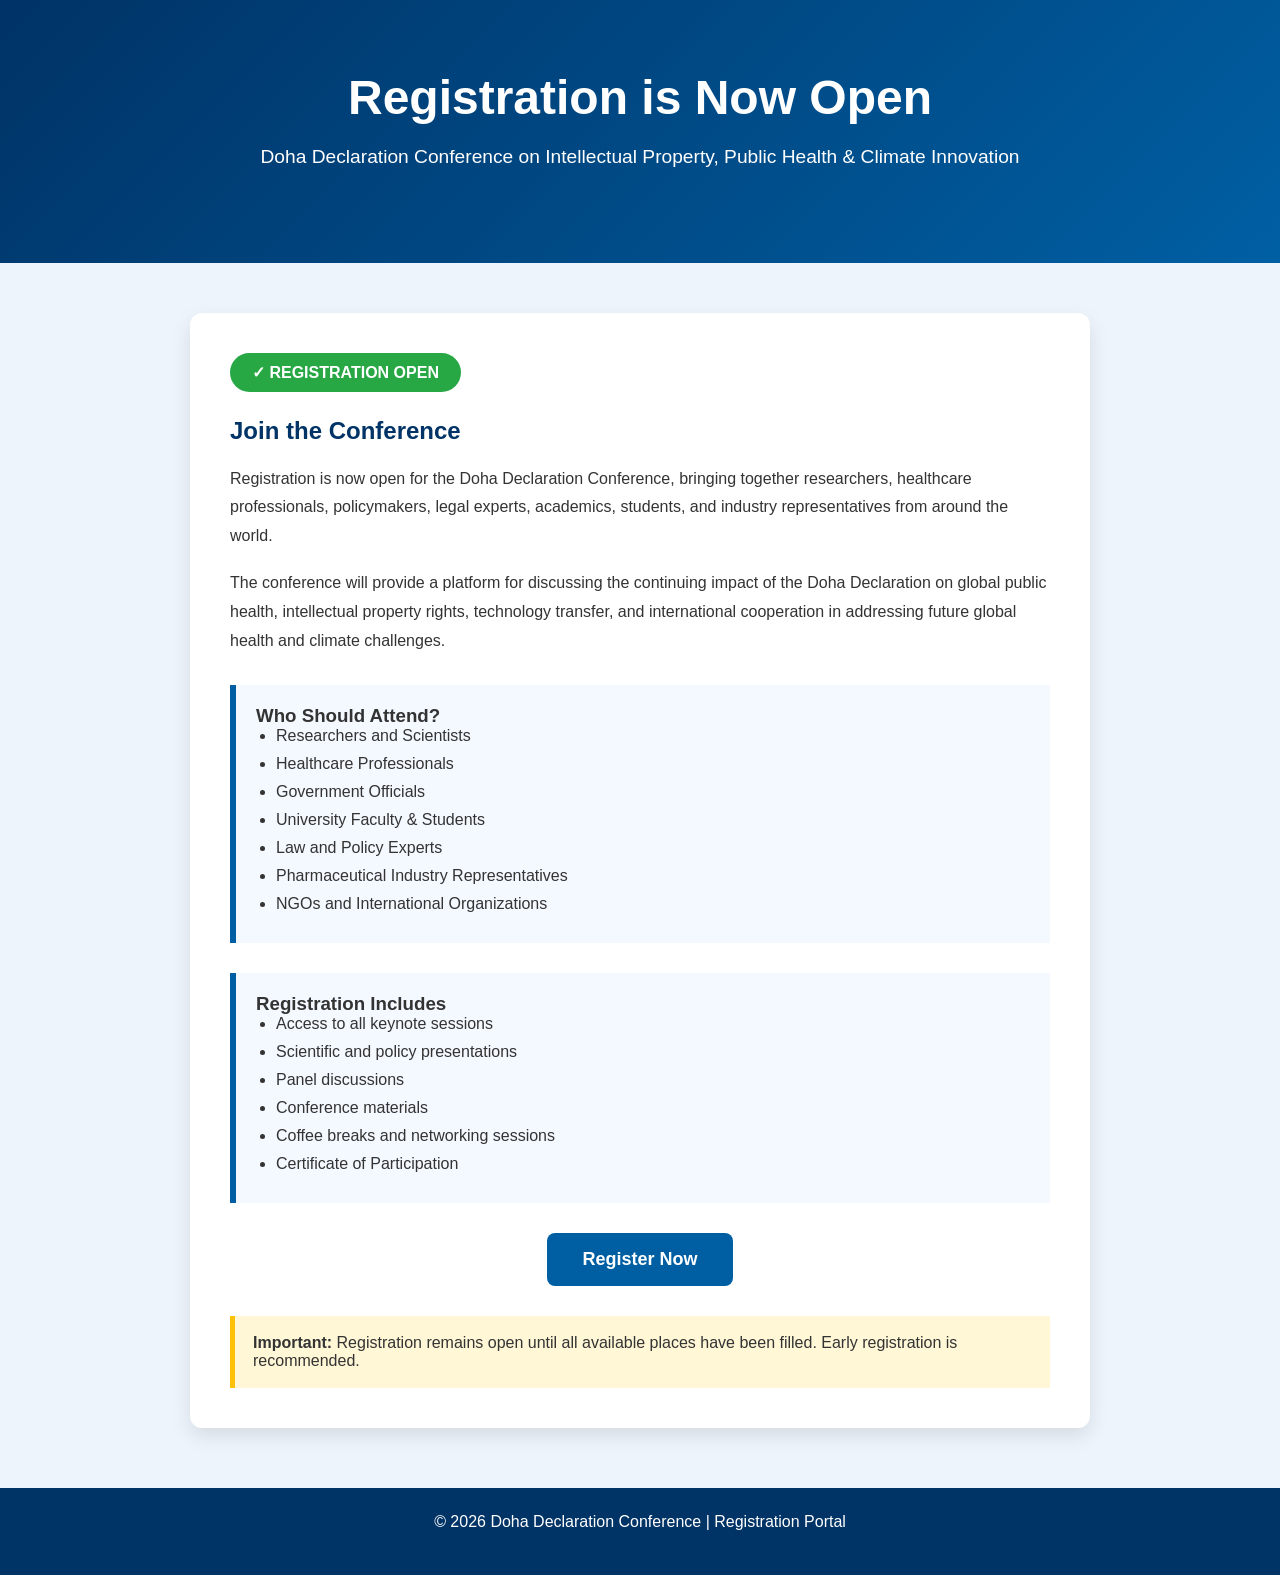
<file: registration_open.html>
<!DOCTYPE html>
<html lang="en">
<head>
<meta charset="UTF-8">
<meta name="viewport" content="width=device-width, initial-scale=1.0">
<title>Registration Open | Doha Declaration Conference</title>

<style>
*{
    margin:0;
    padding:0;
    box-sizing:border-box;
    font-family:Arial, Helvetica, sans-serif;
}

body{
    background:#eef4fb;
    color:#333;
}

/* Header */
header{
    background:linear-gradient(135deg,#003366,#005fa3);
    color:white;
    text-align:center;
    padding:70px 20px;
}

header h1{
    font-size:3rem;
}

header p{
    font-size:1.2rem;
    margin-top:15px;
}

/* Main */
.container{
    width:90%;
    max-width:900px;
    margin:50px auto;
}

.card{
    background:white;
    padding:40px;
    border-radius:12px;
    box-shadow:0 8px 20px rgba(0,0,0,.1);
}

.open{
    display:inline-block;
    background:#28a745;
    color:white;
    padding:10px 22px;
    border-radius:30px;
    font-weight:bold;
    margin-bottom:25px;
}

h2{
    color:#003366;
    margin-bottom:20px;
}

p{
    line-height:1.8;
    margin-bottom:18px;
}

.info{
    background:#f4f8ff;
    border-left:6px solid #005fa3;
    padding:20px;
    margin:30px 0;
}

.info ul{
    margin-left:20px;
}

.info li{
    margin-bottom:10px;
}

.register-btn{
    display:inline-block;
    background:#005fa3;
    color:white;
    text-decoration:none;
    padding:16px 35px;
    border-radius:8px;
    font-size:18px;
    font-weight:bold;
    transition:.3s;
}

.register-btn:hover{
    background:#003d66;
}

.notice{
    margin-top:30px;
    padding:18px;
    background:#fff7d6;
    border-left:5px solid #ffc107;
}

footer{
    margin-top:60px;
    background:#003366;
    color:white;
    text-align:center;
    padding:20px;
}

@media(max-width:700px){

header h1{
    font-size:2.2rem;
}

.card{
    padding:25px;
}

}
</style>

</head>
<body>

<header>
<h1>Registration is Now Open</h1>
<p>Doha Declaration Conference on Intellectual Property, Public Health & Climate Innovation</p>
</header>

<div class="container">

<div class="card">

<span class="open">✓ REGISTRATION OPEN</span>

<h2>Join the Conference</h2>

<p>
Registration is now open for the Doha Declaration Conference, bringing together
researchers, healthcare professionals, policymakers, legal experts, academics,
students, and industry representatives from around the world.
</p>

<p>
The conference will provide a platform for discussing the continuing impact of
the Doha Declaration on global public health, intellectual property rights,
technology transfer, and international cooperation in addressing future global
health and climate challenges.
</p>

<div class="info">

<h3>Who Should Attend?</h3>

<ul>
<li>Researchers and Scientists</li>
<li>Healthcare Professionals</li>
<li>Government Officials</li>
<li>University Faculty & Students</li>
<li>Law and Policy Experts</li>
<li>Pharmaceutical Industry Representatives</li>
<li>NGOs and International Organizations</li>
</ul>

</div>

<div class="info">

<h3>Registration Includes</h3>

<ul>
<li>Access to all keynote sessions</li>
<li>Scientific and policy presentations</li>
<li>Panel discussions</li>
<li>Conference materials</li>
<li>Coffee breaks and networking sessions</li>
<li>Certificate of Participation</li>
</ul>

</div>

<center>
<a href="registration-form.html" class="register-btn">
Register Now
</a>
</center>

<div class="notice">
<strong>Important:</strong> Registration remains open until all available places
have been filled. Early registration is recommended.
</div>

</div>

</div>

<footer>
<p>© 2026 Doha Declaration Conference | Registration Portal</p>
</footer>

</body>
</html>
</file>
